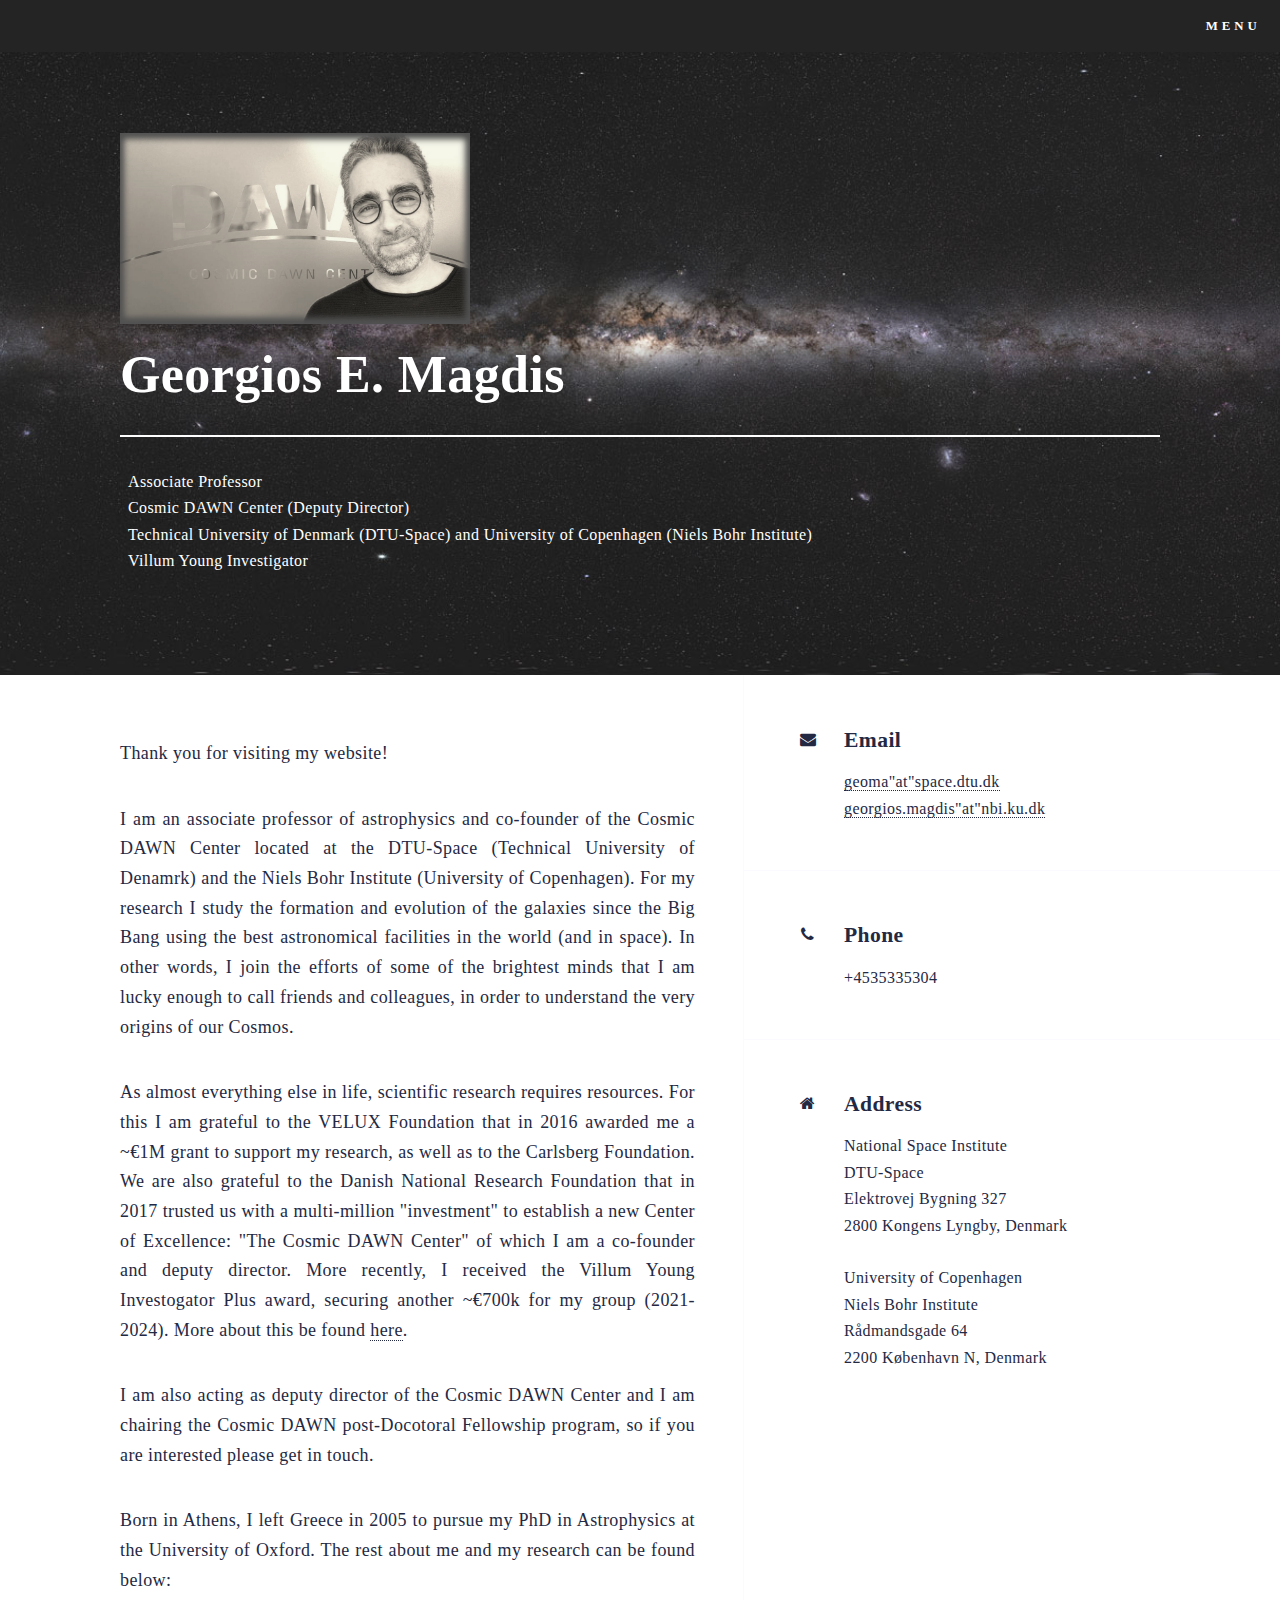
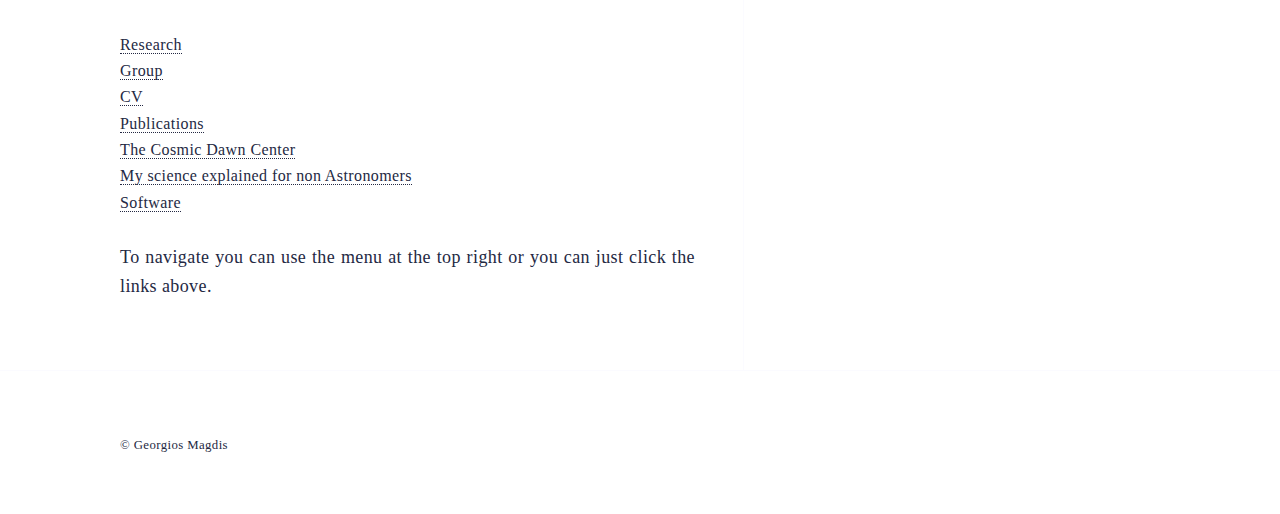
<file: index.html>
<!DOCTYPE HTML>
<!--
	Forty by HTML5 UP
	html5up.net | @ajlkn
	Free for personal and commercial use under the CCA 3.0 license (html5up.net/license)
-->
<html>
	<head>
		<title>Georgios Magdis | Home</title>

		<script src="/assets/js/jquery.min.js"></script>
		<script> 
		    
		    $.get('templates/head.html', function(response) {
			    $('head').append(response);
			});

	    </script>

		<style type="text/css">
			h3	{
				color: #242943;
			}
		</style>
	</head>
	<body>

		<!-- Wrapper -->
			<div id="wrapper">

				<script> 
				    $.get('templates/menu.html', function(response) {
					    $('#wrapper').append(response);
					});
			    </script>
					

				<!-- Banner -->
					<section id="banner" class="major">
						<div class="inner"  style="background: transparent;">
							<img src="/images/m5.png" style="max-width:350px; text-align:center;">
							<header class="major" style="background: transparent;">
								<h1>Georgios E. Magdis</h1>
							</header>
							<div class="content" style="background: transparent; color: white;">
								<ul style="list-style: none; color: white; padding-left:0px; background-transparent;">
									<li>Associate Professor   </li>
									<li>Cosmic DAWN Center (Deputy Director)</li>
									<li>Technical University of Denmark (DTU-Space) and University of Copenhagen  (Niels Bohr Institute) 
										 </li>
									<li>Villum Young Investigator</li>
								</ul>

								<!-- <ul class="actions">
									<li><a href="#one" class="button next scrolly">Get Started</a></li>
								</ul> -->
							</div>
						</div>
					</section>

				<!-- Main -->

					<section id="contact">
						<div class="inner">
							<section>
								<!-- <section> -->
									<div class="ibox">
										<p>
											Thank you for visiting my website!<br />
										</p>

										<p>	I am an associate professor of astrophysics and co-founder of the Cosmic DAWN Center located at the DTU-Space (Technical University of Denamrk) and the  Niels Bohr Institute (University of Copenhagen). For my research I study the formation and evolution of the galaxies since the Big Bang using the best astronomical facilities in the world (and in space). In other words, I join the efforts of some of the brightest minds that I am lucky enough to call friends and colleagues, in order to understand the very origins of our Cosmos. </p>


										<p>As almost everything else in life, scientific research requires resources. For this I am grateful to the VELUX Foundation that in 2016 awarded me a ~€1M grant to support my research, as well as to the Carlsberg Foundation. We are also grateful to the Danish National Research Foundation that in 2017 trusted us with a multi-million "investment" to establish a new Center of Excellence: "The Cosmic DAWN Center" of which I am a co-founder and deputy director. More recently, I received the Villum Young Investogator Plus award, securing another ~€700k for my group (2021-2024). More about this be found <a href="https://www.nbi.ku.dk/english/namely_names/2021/georgios-magdis-receives-villum-young-investigator-plus-grant-to-investigate-the-beginning-of-galaxies/?fbclid=IwAR37ul0oQWQK6P6TMieEUty4GyuJZpd-rx7l8yaGzlpGMKEpc9HYpoyYjqw"target="_blank">here</a>. </p> <p> I am also acting as deputy director of the Cosmic DAWN Center and I am chairing the Cosmic DAWN post-Docotoral Fellowship program, so if you are interested please get in touch. </p>

											<p>Born in Athens, I left Greece in 2005 to pursue my PhD in Astrophysics at the University of Oxford.  The rest						about me and my research can be found below: </p>
									
					                
					                	<!-- <a href="research/"> Research </a> <br /> -->
					                <a href="research/"> Research </a> <br />
					                <a href="group/"> Group </a> <br />
					                <a href="pdfs/cv.pdf" target="_blank" > CV </a>  <br />
					                <a href="publications/"> Publications </a> <br />
					                <a href="dawn/"> The Cosmic Dawn Center </a> <br />
					                <a href="nutshel/"> My science explained for non Astronomers </a><br />
					                <a href="software/"> Software </a><br />
									<br />

									<p>

									To navigate you can use the menu at the top right or you can just click the links above. 

									</p>					                

									
									</div>
								<!-- </section> -->
							</section>
							<section class="split">
								<section>
									<div class="contact-method">
										<span class="icon alt fa-envelope"></span>
										<h3 style="color:#242943;">Email</h3>
										<a href="#">geoma"at"space.dtu.dk</a>
										<a href="#">georgios.magdis"at"nbi.ku.dk</a>
									</div>
								</section>
								<section>
									<div class="contact-method">
										<span class="icon alt fa-phone"></span>
										<h3 style="color:#242943;">Phone</h3>
										<span>+4535335304</span>
									</div>
								</section>
								<section>
									<div class="contact-method">
										<span class="icon alt fa-home"></span>
										<h3 style="color:#242943;">Address</h3>

										<span>National Space Institute<br />
											DTU-Space<br />

										Elektrovej Bygning 327<br />
										2800 Kongens Lyngby, Denmark</span>
										<br />
										<br />

										<span>University of Copenhagen<br />
											Niels Bohr Institute<br />
										Rådmandsgade 64<br />
										2200 København N, Denmark</span>
									</div>
								</section>
							</section>
						</div>
					</section>
				
				
				<script> 
			    
			    $.get('templates/footer.html', function(response) {
				        $('#wrapper').append(response);
				});

			    </script>

			</div>

		<!-- Scripts -->
		<!-- <script src="/assets/js/jquery.min.js"></script> -->
		<!-- <script src="/assets/js/jquery.scrolly.min.js"></script> -->
		<!-- <script src="/assets/js/jquery.scrollex.min.js"></script> -->
		<!-- <script src="/assets/js/skel.min.js"></script> -->
		<!-- <script src="/assets/js/util.js"></script> -->
		<!--[if lte IE 8]><script src="assets/js/ie/respond.min.js"></script><![endif]-->
		<!-- <script src="/assets/js/main.js"></script> -->


		<script> 	    
		    $.get('templates/scripts.html', function(response) {
			      //  $('body').append(response);
			});
	    </script>

	    <script>
			/* When the user clicks on the button, 
			toggle between hiding and showing the dropdown content */
			function myFunction() {
			    document.getElementById("myDropdown").classList.toggle("show");
			}

			// Close the dropdown if the user clicks outside of it
			window.onclick = function(e) {
			  if (!e.target.matches('.dropbtn')) {
			    var myDropdown = document.getElementById("myDropdown");
			      if (myDropdown.classList.contains('show')) {
			        myDropdown.classList.remove('show');
			      }
			  }
			}
		</script>


	</body>
</html>
</file>
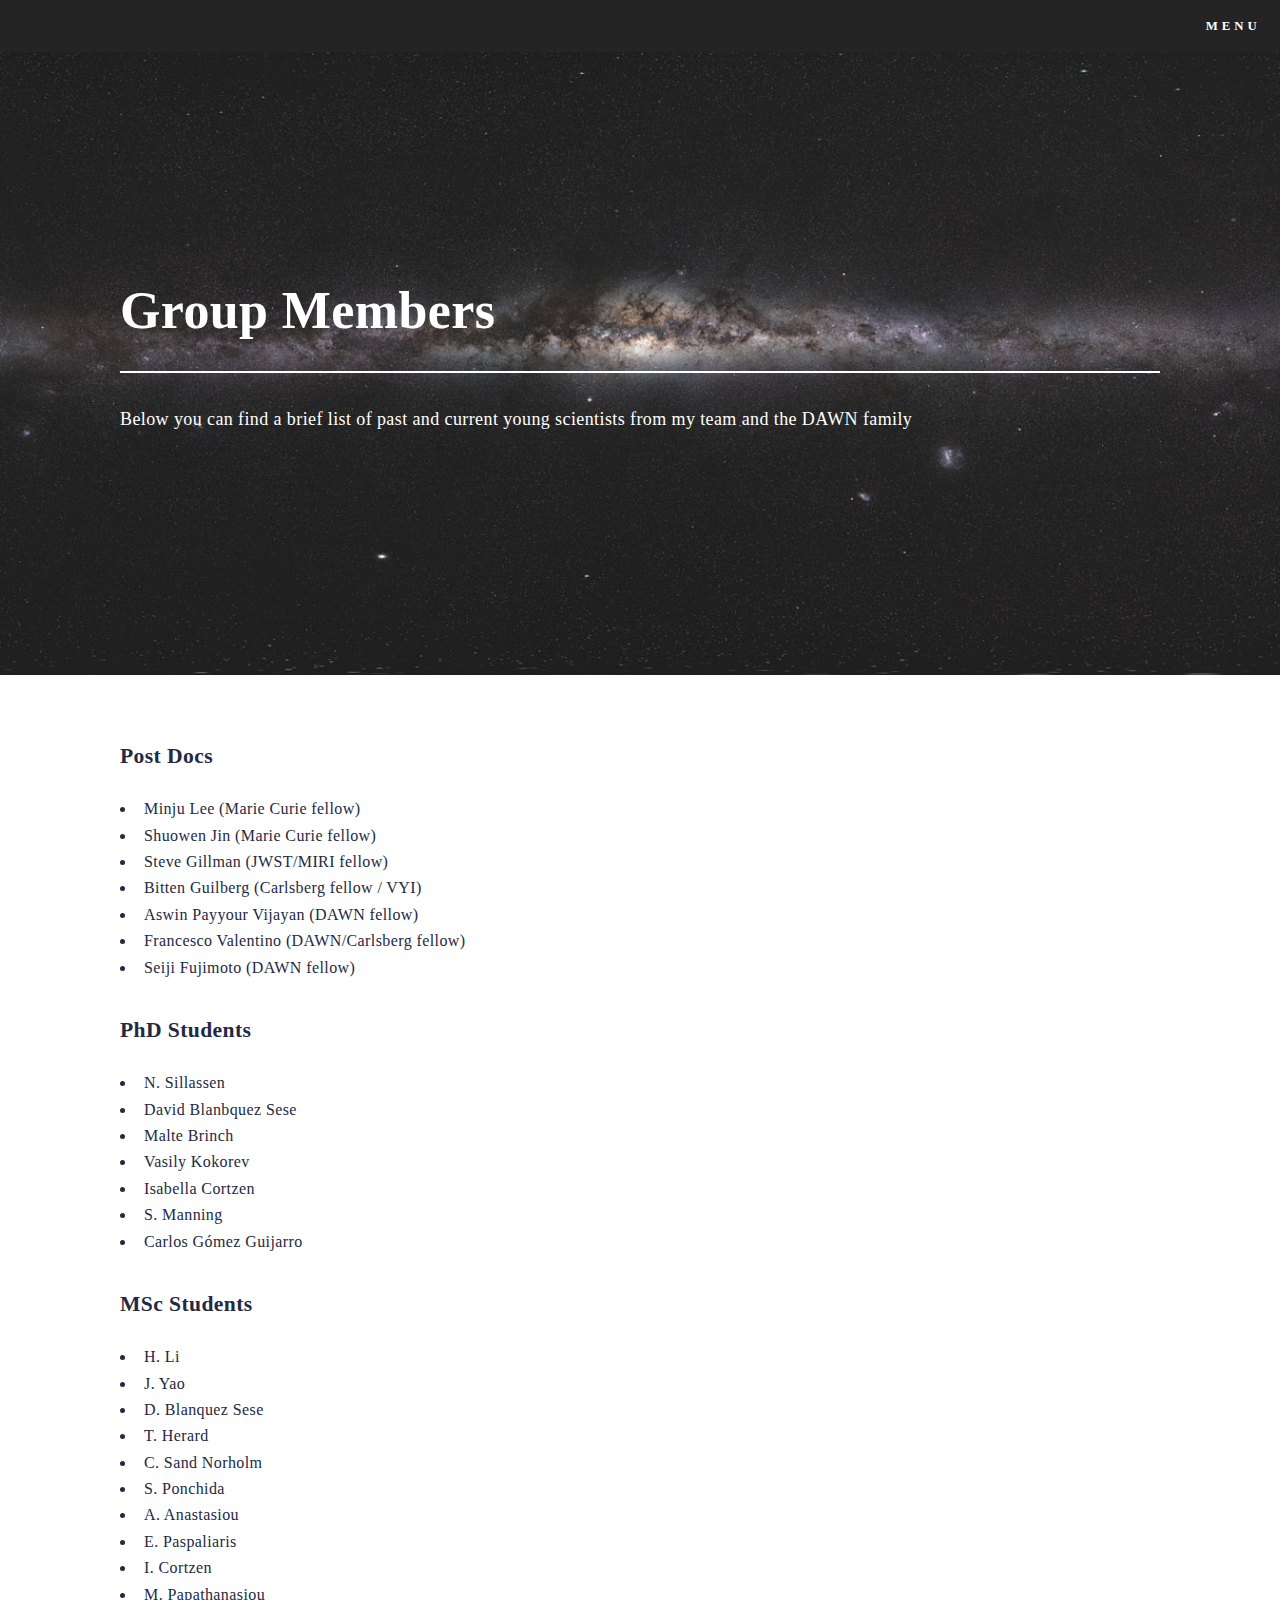
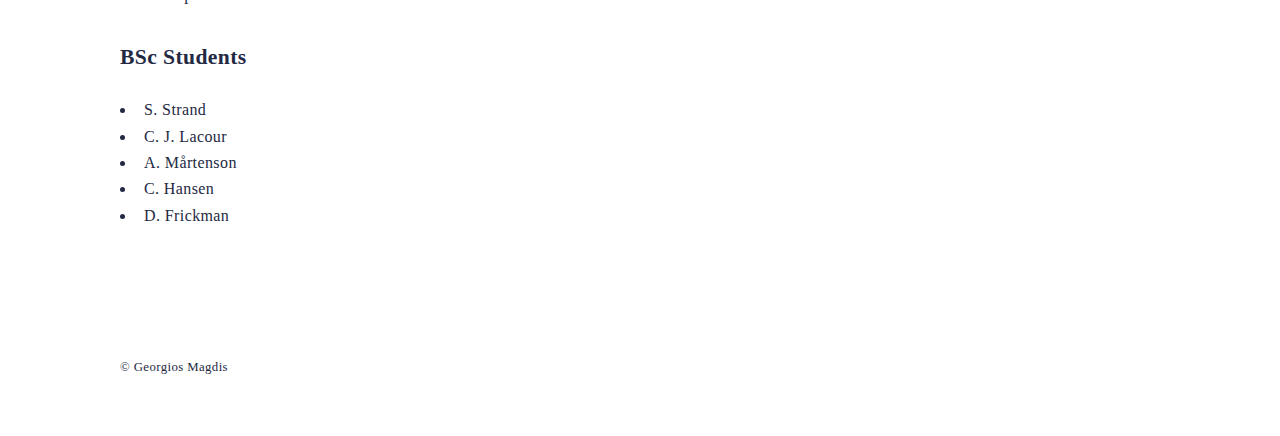
<file: group/index.html>
<!DOCTYPE HTML>
<!--
	Forty by HTML5 UP
	html5up.net | @ajlkn
	Free for personal and commercial use under the CCA 3.0 license (html5up.net/license)
-->
<html>
	<head>
		<title>Georgios Magdis | Home</title>
		<script src="/assets/js/jquery.min.js"></script>
		<script> 
		    
		    $.get('/templates/head.html', function(response) {
			    $('head').prepend(response);
			});

	    </script>


		<style type="text/css">
			h3	{
				color: #242943;
			}
			#banner{
				background-image: url("/images/milky.jpg")!important;	
			}
					
			a:hover{
				color:black!important;
			}
		
			.profile_image{
				max-width:250px;
			}

			h3{
				color:#242943;
			}
		</style>
	</head>
	<body>

		<!-- Wrapper -->
			<div id="wrapper">

				<script> 
				    $.get('/templates/menu.html', function(response) {
					    $('#wrapper').append(response);
					});
			    </script>

				<!-- <div id="main"> -->

					<section id="banner" class="major"  style="background-image:url('/images/milky.jpg');">
						<div class="inner">
							<header class="major">
								<h1>Group Members</h1>
							</header>
							
							<p style="color:white;">Below you can find a brief list of past and current young scientists from my team and the DAWN family</p>
						</div>
					</section>

					<section>

						<div class="inner">

							<h3>Post Docs </h3>
							<ul>
								
								<li>Minju Lee (Marie Curie fellow)</li>
								<li>Shuowen Jin (Marie Curie fellow)</li>
								<li>Steve Gillman (JWST/MIRI fellow)</li>
								<li>Bitten Guilberg (Carlsberg fellow / VYI)</li>
								<li>Aswin Payyour Vijayan  (DAWN fellow)</li>
								<li>Francesco Valentino (DAWN/Carlsberg fellow)</li>
								<li>Seiji Fujimoto (DAWN fellow)</li>

							</ul>

							<h3>PhD Students </h3>
							<ul>
								<li>N. Sillassen</li>
								<li>David Blanbquez Sese</li>
								<li>Malte Brinch </li>
								<li>Vasily Kokorev</li>
								<li>Isabella Cortzen</li>
								<li>S. Manning</li>
								<li>Carlos Gómez Guijarro</li>

							</ul>

							<h3>MSc Students </h3>
							<ul>
								
								<li>H. Li</li>
								<li>J. Yao</li>
								<li>D. Blanquez Sese</li>
								<li>T. Herard</li>
								<li>C. Sand Norholm</li>
								<li>S. Ponchida</li>
								<li>A. Anastasiou</li>
								<li>E. Paspaliaris</li>
								<li>I. Cortzen</li>
								<li>M. Papathanasiou</li>



							</ul>

							<h3>BSc Students </h3>
							<ul>
								<li>S. Strand</li>
								<li>C. J. Lacour</li>
								<li>A. Mårtenson</li>
								<li>C. Hansen</li>
								<li>D. Frickman</li>

							</ul>

						</div>

					</section>

				<!-- </div> -->
				
				<script> 
			    
				    $.get('/templates/footer.html', function(response) {
					        $('#wrapper').append(response);
					});

				    </script>
			</div>

		<!-- Scripts -->
		<script> 	    
		    $.get('/templates/scripts.html', function(response) {
			        //$('body').append(response);
			});
	    </script>

	     <script>
			/* When the user clicks on the button, 
			toggle between hiding and showing the dropdown content */
			function myFunction() {
			    document.getElementById("myDropdown").classList.toggle("show");
			}

			// Close the dropdown if the user clicks outside of it
			window.onclick = function(e) {
			  if (!e.target.matches('.dropbtn')) {
			    var myDropdown = document.getElementById("myDropdown");
			      if (myDropdown.classList.contains('show')) {
			        myDropdown.classList.remove('show');
			      }
			  }
			}
		</script>

	</body>
</html>
</file>
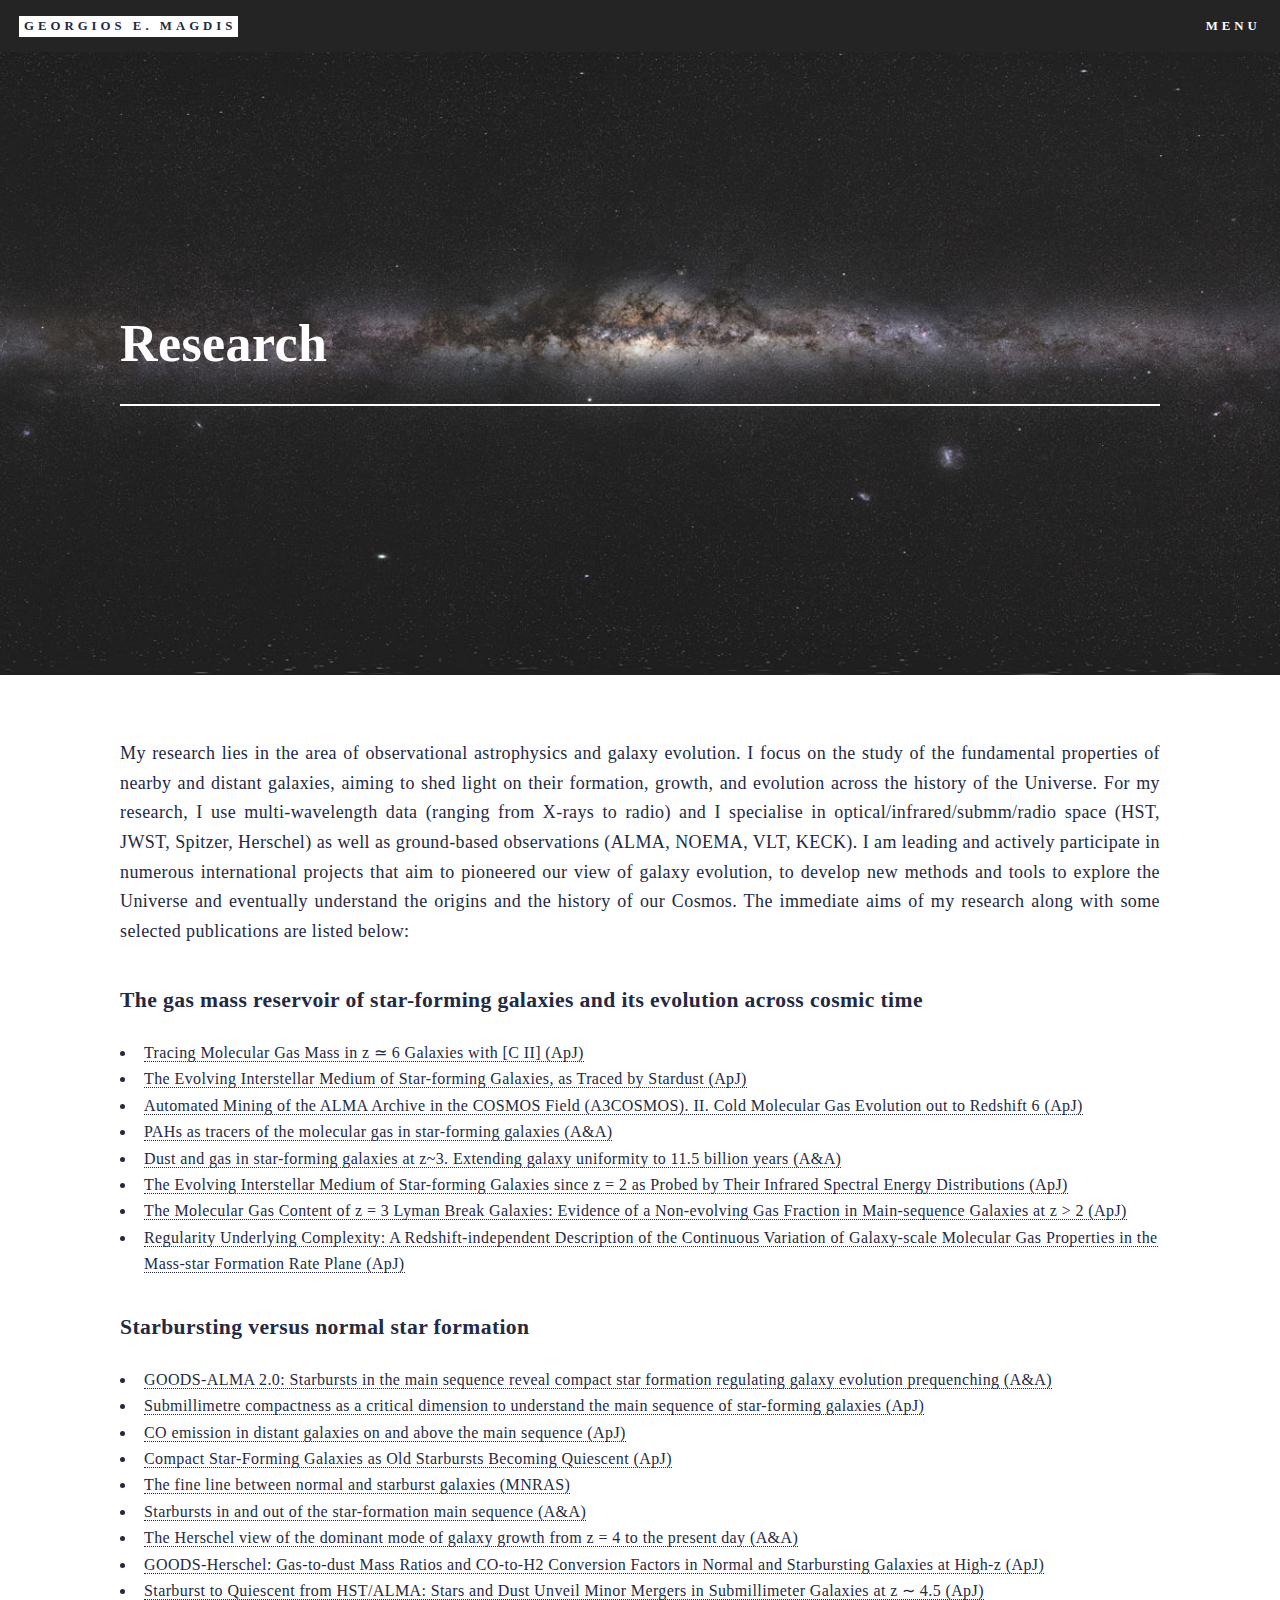
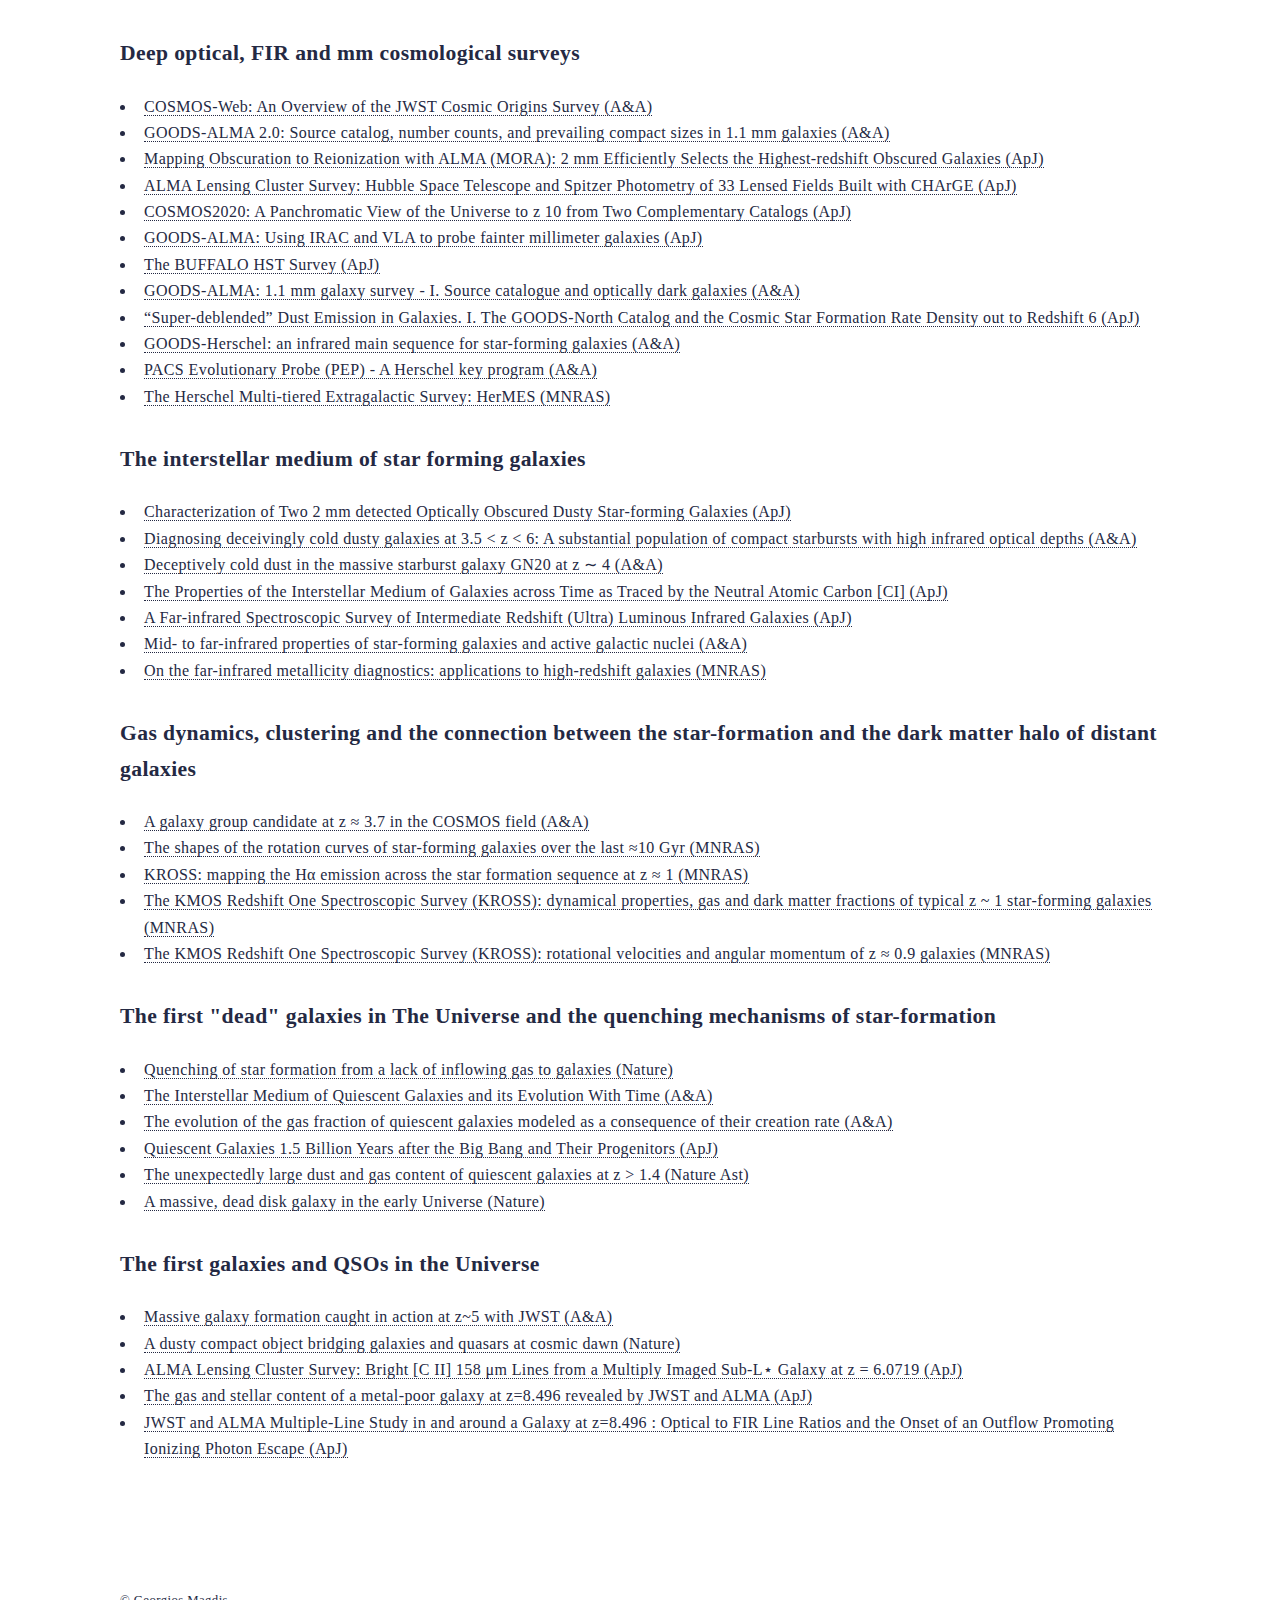
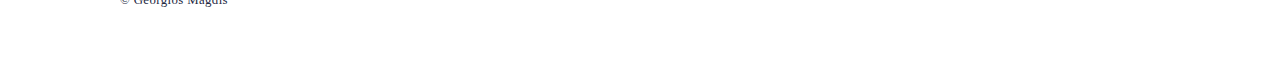
<file: research/index.html>
<!DOCTYPE HTML>

<html>
	<head>
		<title>Georgios Magdis</title>
		
		<script src="/assets/js/jquery.min.js"></script>
		<script> 
		    
		    $.get('/templates/head.html', function(response) {
			    $('head').prepend(response);
			});

	    </script>


		<style type="text/css">
			h3	{
				color: #242943;
			}
			#banner{
				background-image: url("/images/milky.jpg")!important;	
			}
			
		</style>
		<style>
		a:hover{
			color:black!important;
		}
		</style>
	</head>
	<body>

		<!-- Wrapper -->
			<div id="wrapper">

				<script> 
				    $.get('/templates/menu_nav.html', function(response) {
					    $('#wrapper').append(response);
					});
			    </script>
					

				<!-- Banner -->
					<section id="banner" class="major" style="background-image:url('/images/milky.jpg')">
						<div class="inner"  style="background: transparent;">
							<header class="major">
								<h1>Research</h1>
							</header>
					
								
						</div>
							<!-- <div class="content" style="background: transparent; color: white;">
								<p>Sub Header</p>
							</div> -->
						
					</section>

				<!-- Main -->

					<section>
						<div class="inner">
							
                            <p>My research lies in the area of observational astrophysics 
                            	and galaxy evolution. I focus on the study of the fundamental properties of nearby and distant 
                            	galaxies, aiming to shed light on their 
                            	formation, growth, and evolution across the history of the Universe. For my research, I use multi-wavelength data 
                            	(ranging from X-rays to radio) and I specialise in 
                            	optical/infrared/submm/radio space (HST, JWST, Spitzer, Herschel) as well as ground-based observations (ALMA, NOEMA, VLT, KECK). 
                            	I am leading and actively participate in numerous international projects that 
                            	aim to pioneered our view of galaxy evolution, to  
                            	develop new methods and tools to explore the Universe and eventually understand 
                            	 the origins and the history of our Cosmos. The immediate aims of my research along with some selected publications are listed below: </p>

							<div>
								<h3>The gas mass reservoir of star-forming galaxies and its evolution across cosmic time</h3>

								<ul>
									<!-- <h3 style="text-decoration:underline;">The Interstellar Medium of Galaxies Across Cosmic Time</h3> -->

									<li><a href="https://ui.adsabs.harvard.edu/abs/2022ApJ...929...92V/abstract" target="_blank">Tracing Molecular Gas Mass in z ≃ 6 Galaxies with [C II]  	  (ApJ)</a></li>
									<li><a href="https://ui.adsabs.harvard.edu/abs/2021ApJ...921...40K/abstract" target="_blank">The Evolving Interstellar Medium of Star-forming Galaxies, as Traced by Stardust (ApJ)</a></li>
									  <li><a href="https://ui.adsabs.harvard.edu/abs/2019ApJ...887..235L/abstract" target="_blank">Automated Mining of the ALMA Archive in the COSMOS Field (A3COSMOS). II. Cold Molecular Gas Evolution out to Redshift 6 	  (ApJ)</a></li>
									<li><a href="https://ui.adsabs.harvard.edu/abs/2019MNRAS.482.1618C/abstract" target="_blank">PAHs as tracers of the molecular gas in star-forming galaxies (A&A)</a> </li>
									<li><a href="https://ui.adsabs.harvard.edu/abs/2017A%26A...603A..93M/abstract" target="_blank">Dust and gas in star-forming galaxies at z~3. Extending galaxy uniformity to 11.5 billion years (A&A)</a> </li>
								    <li><a href="https://ui.adsabs.harvard.edu/abs/2012ApJ...760....6M/abstract" target="_blank">The Evolving Interstellar Medium of Star-forming Galaxies since z = 2 as Probed by Their Infrared Spectral Energy Distributions (ApJ)</a> </li>
									<li><a href="https://ui.adsabs.harvard.edu/abs/2012ApJ...758L...9M/abstract" target="_blank">	The Molecular Gas Content of z = 3 Lyman Break Galaxies: Evidence of a Non-evolving Gas Fraction in Main-sequence Galaxies at z > 2 (ApJ)</a> </li>
									<li><a href="https://ui.adsabs.harvard.edu/abs/2014ApJ...793...19S/abstract" target="_blank">	Regularity Underlying Complexity: A Redshift-independent Description of the Continuous Variation of Galaxy-scale Molecular Gas Properties in the Mass-star Formation Rate Plane (ApJ)</a> </li>
								</ul>	
							</div>
							

							<div>
								
								<h3>Starbursting versus normal star formation</h3>

								<ul>
								<!-- <h3 style="text-decoration:underline;">The Interstellar Medium of Galaxies Across Cosmic Time</h3> -->
								

									<li><a href="https://ui.adsabs.harvard.edu/abs/2022A%26A...659A.196G/abstract" target="_blank">GOODS-ALMA 2.0: Starbursts in the main sequence reveal compact star formation regulating galaxy evolution prequenching  (A&A)</a></li>
									<li><a href="https://ui.adsabs.harvard.edu/abs/2021MNRAS.508.5217P/abstract" target="_blank">Submillimetre compactness as a critical dimension to understand the main sequence of star-forming galaxies (ApJ)</a></li>
										  <li><a href="https://ui.adsabs.harvard.edu/abs/2020A%26A...641A.155V/abstract" target="_blank">CO emission in distant galaxies on and above the main sequence (ApJ)</a></li>
									<li><a href="https://ui.adsabs.harvard.edu/abs/2019arXiv190902572G/abstract" target="_blank">	Compact Star-Forming Galaxies as Old Starbursts Becoming Quiescent  (ApJ)</a> </li>

									<li><a href="https://ui.adsabs.harvard.edu/abs/2017MNRAS.471.2124L/abstract" target="_blank">	The fine line between normal and starburst galaxies (MNRAS)</a> </li>
									<li><a href="https://ui.adsabs.harvard.edu/abs/2018A%26A...616A.110E/abstract" target="_blank">	Starbursts in and out of the star-formation main sequence (A&A)</a> </li>
									<li><a href="https://ui.adsabs.harvard.edu/abs/2015A%26A...575A..74S/abstract" target="_blank">	The Herschel view of the dominant mode of galaxy growth from z = 4 to the present day (A&A)</a> </li>
									<li><a href="https://ui.adsabs.harvard.edu/abs/2011ApJ...740L..15M/abstract" target="_blank">	GOODS-Herschel: Gas-to-dust Mass Ratios and CO-to-H2 Conversion Factors in Normal and Starbursting Galaxies at High-z (ApJ)</a> </li>
									<li><a href="https://ui.adsabs.harvard.edu/abs/2018ApJ...856..121G/abstract" target="_blank">	Starburst to Quiescent from HST/ALMA: Stars and Dust Unveil Minor Mergers in Submillimeter Galaxies at z ∼ 4.5 (ApJ)</a> </li>
					
								</ul>
							</div>

							<div>

								<h3>Deep optical, FIR and mm cosmological surveys</h3>

								<ul>
								  
								  <li><a href="https://ui.adsabs.harvard.edu/abs/2022arXiv221107865C/abstract" target="_blank">  COSMOS-Web: An Overview of the JWST Cosmic Origins Survey   (A&A)</a></li>
		  							<li><a href="https://ui.adsabs.harvard.edu/abs/2022A%26A...658A..43G/abstract" target="_blank"> GOODS-ALMA 2.0: Source catalog, number counts, and prevailing compact sizes in 1.1 mm galaxies  (A&A)</a></li>
		  							<li><a href="https://ui.adsabs.harvard.edu/abs/2021ApJ...923..215C/abstract" target="_blank">Mapping Obscuration to Reionization with ALMA (MORA): 2 mm Efficiently Selects the Highest-redshift Obscured Galaxies   (ApJ)</a></li>
		  							<li><a href="https://ui.adsabs.harvard.edu/abs/2022ApJS..263...38K/abstract" target="_blank"> ALMA Lensing Cluster Survey: Hubble Space Telescope and Spitzer Photometry of 33 Lensed Fields Built with CHArGE   (ApJ)</a></li>
		  							<li><a href="https://ui.adsabs.harvard.edu/abs/2022ApJS..258...11W/abstract" target="_blank"> COSMOS2020: A Panchromatic View of the Universe to z 10 from Two Complementary Catalogs   (ApJ)</a></li>
									  <li><a href="https://ui.adsabs.harvard.edu/abs/2020A%26A...643A..53F/abstract" target="_blank"> GOODS-ALMA: Using IRAC and VLA to probe fainter millimeter galaxies  (ApJ)</a></li>
									  <li><a href="https://ui.adsabs.harvard.edu/abs/2020ApJS..247...64S/abstract" target="_blank">	The BUFFALO HST Survey  (ApJ)</a></li>
									<li><a href="https://ui.adsabs.harvard.edu/abs/2018A%26A...620A.152F/abstract" target="_blank">	GOODS-ALMA: 1.1 mm galaxy survey - I. Source catalogue and optically dark galaxies (A&A)</a></li>
									<li><a href="https://ui.adsabs.harvard.edu/abs/2018ApJ...853..172L/abstract" target="_blank">	“Super-deblended” Dust Emission in Galaxies. I. The GOODS-North Catalog and the Cosmic Star Formation Rate Density out to Redshift 6 (ApJ)</a></li>
									<li><a href="https://ui.adsabs.harvard.edu/abs/2011A%26A...533A.119E/abstract" target="_blank">GOODS-Herschel: an infrared main sequence for star-forming galaxies (A&A)</a></li>
									<li><a href="https://ui.adsabs.harvard.edu/abs/2011A%26A...532A..90L/abstract" target="_blank">PACS Evolutionary Probe (PEP) - A Herschel key program (A&A)</a></li>
									<li><a href="https://ui.adsabs.harvard.edu/abs/2012MNRAS.424.1614O/abstract" target="_blank">The Herschel Multi-tiered Extragalactic Survey: HerMES (MNRAS)</a></li>
								</ul>
							</div>
							<div>

								<h3>The interstellar medium of star forming galaxies</h3>
								<ul>
								  

								  <li><a href="https://ui.adsabs.harvard.edu/abs/2022ApJ...925...23M/abstract" target="_blank"> Characterization of Two 2 mm detected Optically Obscured Dusty Star-forming Galaxies   (ApJ)</a></li>
								  <li><a href="https://ui.adsabs.harvard.edu/abs/2022A%26A...665A...3J/abstract" target="_blank">Diagnosing deceivingly cold dusty galaxies at 3.5 < z < 6: A substantial population of compact starbursts with high infrared optical depths    (A&A)</a></li>
								  <li><a href="https://ui.adsabs.harvard.edu/abs/2020A%26A...634L..14C/abstract" target="_blank">Deceptively cold dust in the massive starburst galaxy GN20 at z ∼ 4   (A&A)</a></li>
								<li><a href="https://ui.adsabs.harvard.edu/abs/2020ApJ...890...24V/abstract" target="_blank">The Properties of the Interstellar Medium of Galaxies across Time as Traced by the Neutral Atomic Carbon [CI]  (ApJ)</a></li>
								<li><a href="https://ui.adsabs.harvard.edu/abs/2014ApJ...796...63M/abstract" target="_blank">A Far-infrared Spectroscopic Survey of Intermediate Redshift (Ultra) Luminous Infrared Galaxies (ApJ)</a></li>
								<li><a href="https://ui.adsabs.harvard.edu/abs/2013A%26A...558A.136M/abstract">	Mid- to far-infrared properties of star-forming galaxies and active galactic nuclei (A&A)</a></li>
								<li><a href="https://ui.adsabs.harvard.edu/abs/2018MNRAS.473...20R/abstract" target="_blank">	On the far-infrared metallicity diagnostics: applications to high-redshift galaxies (MNRAS)</a></li>
								<!-- <p>blah lbah balh</p> -->
								</ul>
							</div>
			

							<div>
								<h3>Gas dynamics, clustering and the connection between the star-formation and the dark matter halo of distant galaxies</h3>
								<ul>
								  

									<li><a href="https://ui.adsabs.harvard.edu/abs/2022A%26A...665L...7S/abstract" target="_blank">A galaxy group candidate at z ≈ 3.7 in the COSMOS field  (A&A)</a></li>
									<li><a href="https://ui.adsabs.harvard.edu/abs/2019MNRAS.485..934T/abstract" target="_blank">The shapes of the rotation curves of star-forming galaxies over the last ≈10 Gyr (MNRAS)</a></li>
									<li><a href="https://ui.adsabs.harvard.edu/abs/2016MNRAS.456.4533M/abstract" target="_blank">KROSS: mapping the Hα emission across the star formation sequence at z ≈ 1 (MNRAS)</a></li>
									<li><a href="https://ui.adsabs.harvard.edu/abs/2016MNRAS.457.1888S/abstract" target="_blank">	The KMOS Redshift One Spectroscopic Survey (KROSS): dynamical properties, gas and dark matter fractions of typical z ~ 1 star-forming galaxies (MNRAS)</a></li>
									<li><a href="https://ui.adsabs.harvard.edu/abs/2017MNRAS.467.1965H/abstract" target="_blank">The KMOS Redshift One Spectroscopic Survey (KROSS): rotational velocities and angular momentum of z ≈ 0.9 galaxies (MNRAS)</a></li>
								<!-- <p>blah lbah balh</p> -->
							</ul>
							</div>
												                
							<div>
								<h3>The first "dead" galaxies in The Universe and the quenching mechanisms of star-formation </h3>
								<ul>
									<li><a href="https://ui.adsabs.harvard.edu/abs/2021Natur.597..485W/abstract" target="_blank"> Quenching of star formation from a lack of inflowing gas to galaxies  (Nature)</a></li>
									<li><a href="https://ui.adsabs.harvard.edu/abs/2021arXiv210104700M/abstract" target="_blank"> The Interstellar Medium of Quiescent Galaxies and its Evolution With Time  (A&A)</a></li>
									<li><a href="https://ui.adsabs.harvard.edu/abs/2020A%26A...644L...7G/abstract" target="_blank"> The evolution of the gas fraction of quiescent galaxies modeled as a consequence of their creation rate (A&A)</a></li>
									<li><a href="https://ui.adsabs.harvard.edu/abs/2020ApJ...889...93V/abstract" target="_blank">  Quiescent Galaxies 1.5 Billion Years after the Big Bang and Their Progenitors  (ApJ)</a></li>
									<li><a href="https://ui.adsabs.harvard.edu/abs/2018NatAs...2..239G/abstract" target="_blank">The unexpectedly large dust and gas content of quiescent galaxies at z > 1.4 (Nature Ast)</a></li>
									<li><a href="https://ui.adsabs.harvard.edu/abs/2017Natur.546..510T/abstract" target="_blank">A massive, dead disk galaxy in the early Universe (Nature)</a></li>
								</ul>
							</div>


							<div>
								<h3>The first galaxies and QSOs in the Universe  </h3>
								<ul>
									<li><a href="https://ui.adsabs.harvard.edu/abs/2022arXiv221209372J/abstract" target="_blank">   Massive galaxy formation caught in action at z~5 with JWST (A&A)</a></li>
									<li><a href="https://ui.adsabs.harvard.edu/abs/2022Natur.604..261F/abstract" target="_blank">  A dusty compact object bridging galaxies and quasars at cosmic dawn   (Nature)</a></li>
									<li><a href="https://ui.adsabs.harvard.edu/abs/2021ApJ...911...99F/abstract" target="_blank"> ALMA Lensing Cluster Survey: Bright [C II] 158 μm Lines from a Multiply Imaged Sub-L⋆ Galaxy at z = 6.0719  (ApJ)</a></li>
									<li><a href="https://ui.adsabs.harvard.edu/abs/2022arXiv221206877H/abstract" target="_blank"> The gas and stellar content of a metal-poor galaxy at z=8.496 revealed by JWST and ALMA  (ApJ)</a></li>
									<li><a href="https://ui.adsabs.harvard.edu/abs/2022arXiv221206863F/abstract" target="_blank"> JWST and ALMA Multiple-Line Study in and around a Galaxy at z=8.496
: Optical to FIR Line Ratios and the Onset of an Outflow Promoting Ionizing Photon Escape   (ApJ)</a></li>
								</ul>
							</div>



						</div>
					</section>
				
					<script> 
			    
				    $.get('/templates/footer.html', function(response) {
					        $('#wrapper').append(response);
					});

				    </script>

			</div>

		<!-- Scripts -->

		<script> 	    
		    $.get('/templates/scripts.html', function(response) {
			        //$('body').append(response);
			});
	    </script>

	     <script>
			/* When the user clicks on the button, 
			toggle between hiding and showing the dropdown content */
			function myFunction() {
			    document.getElementById("myDropdown").classList.toggle("show");
			}

			// Close the dropdown if the user clicks outside of it
			window.onclick = function(e) {
			  if (!e.target.matches('.dropbtn')) {
			    var myDropdown = document.getElementById("myDropdown");
			      if (myDropdown.classList.contains('show')) {
			        myDropdown.classList.remove('show');
			      }
			  }
			}
		</script>

	</body>
</html>
</file>
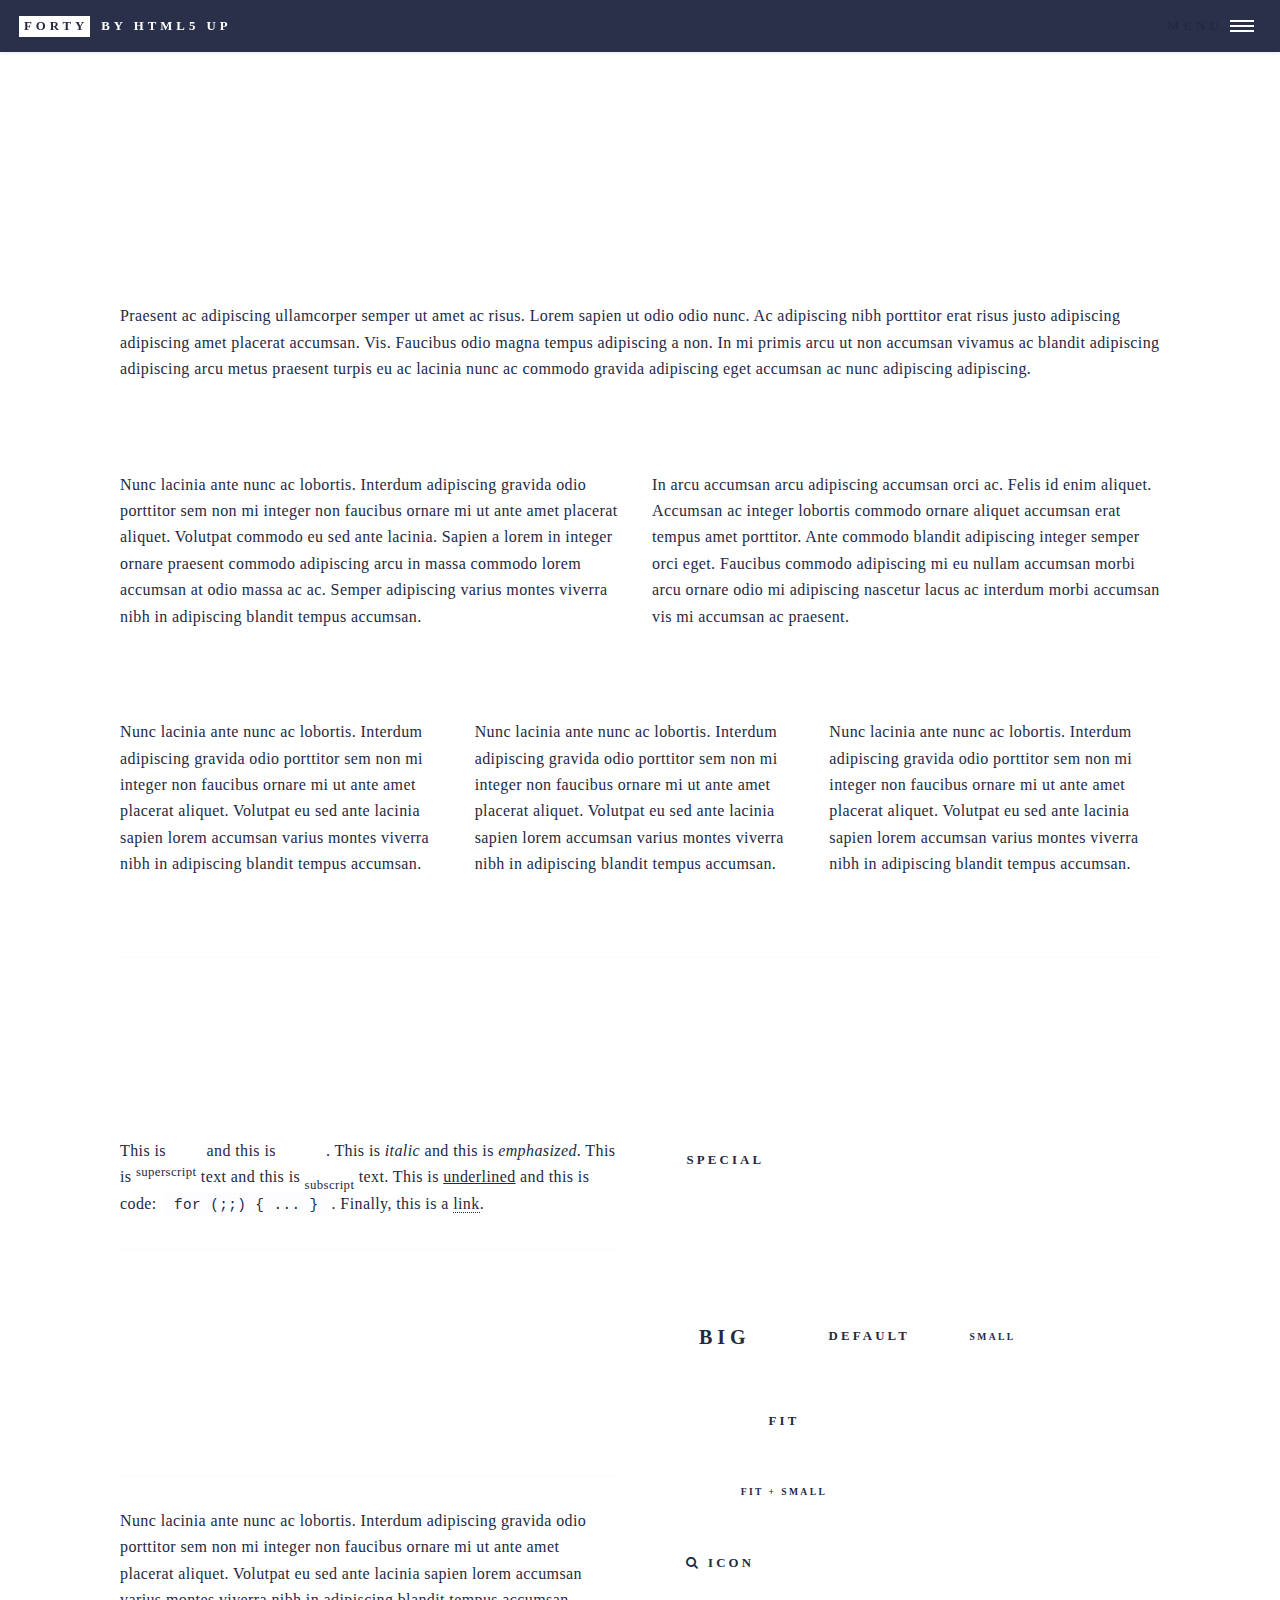
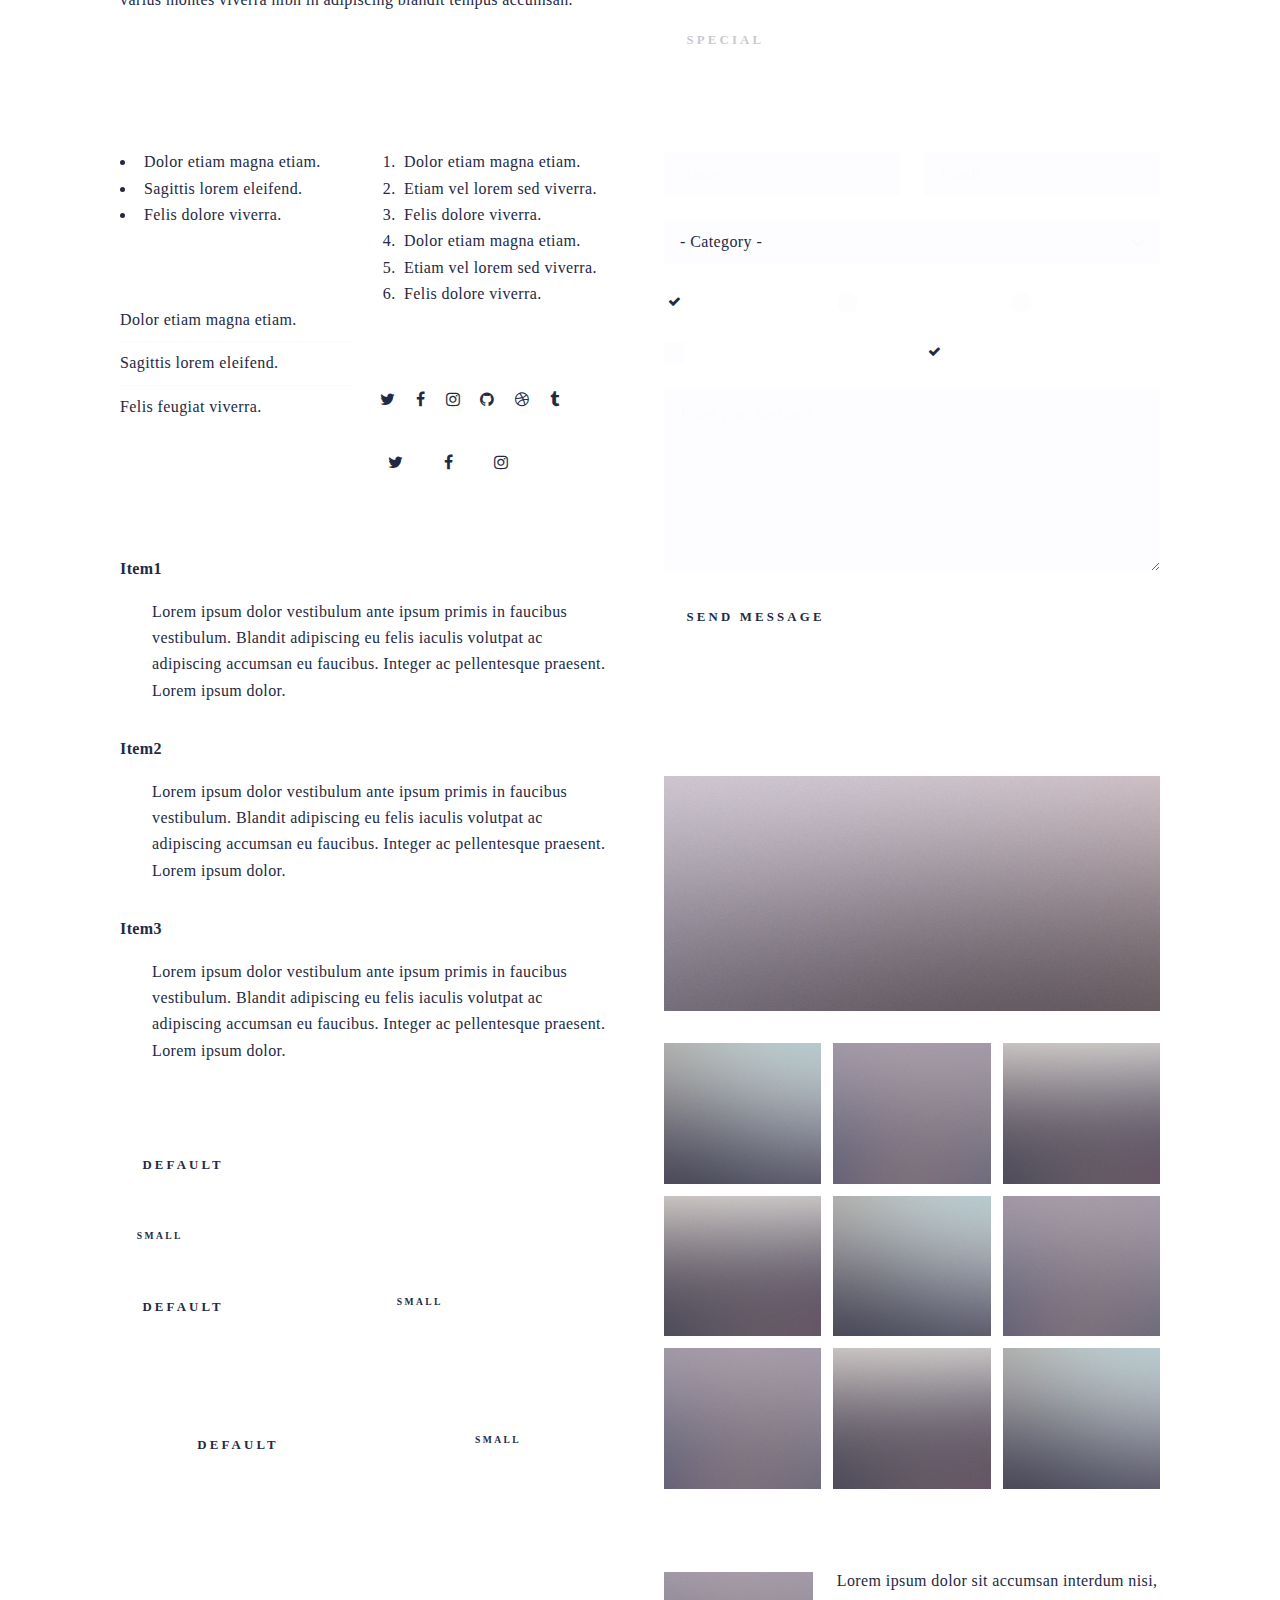
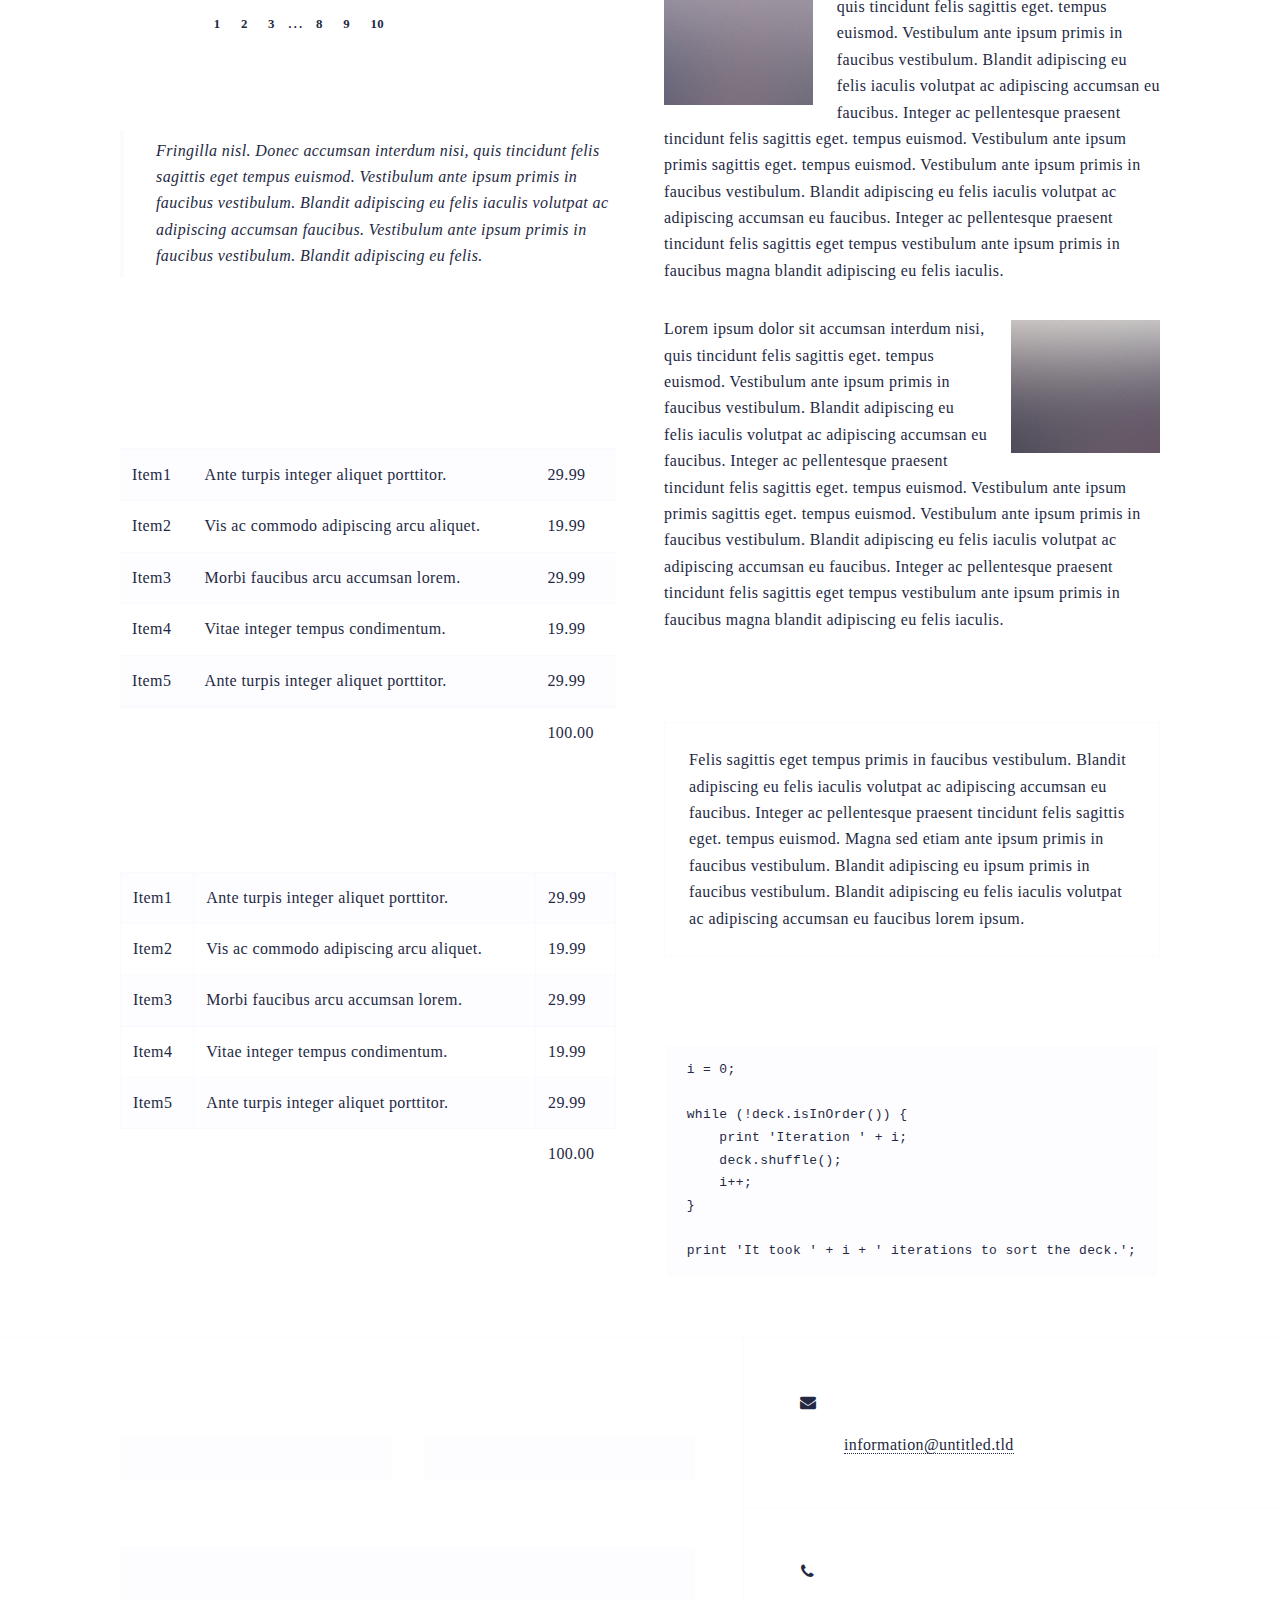
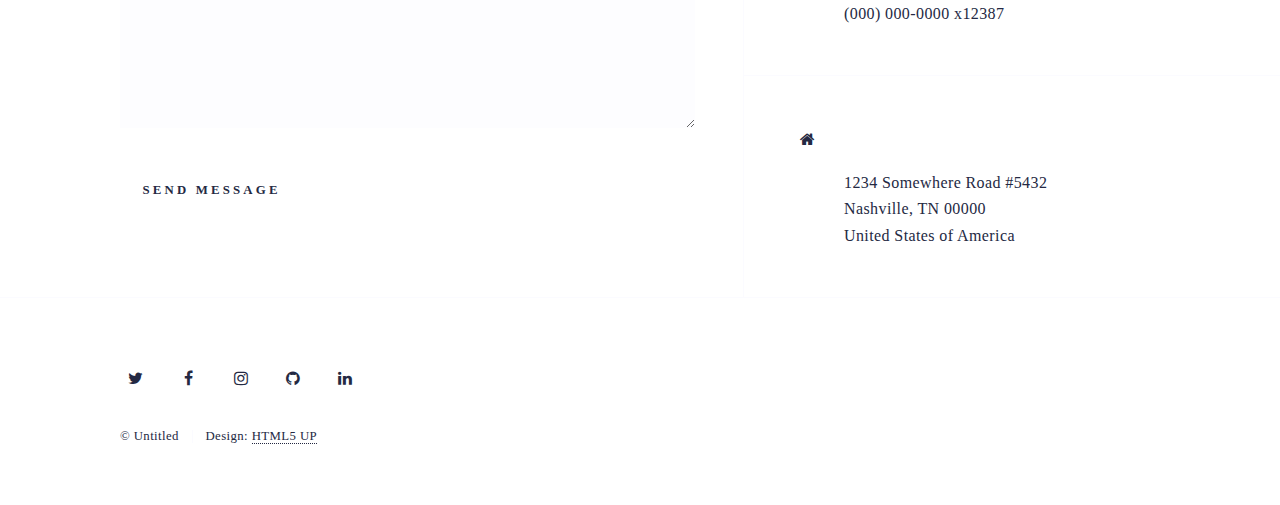
<file: elements.html>
<!DOCTYPE HTML>
<!--
	Forty by HTML5 UP
	html5up.net | @ajlkn
	Free for personal and commercial use under the CCA 3.0 license (html5up.net/license)
-->
<html>
	<head>
		<title>Elements - Forty by HTML5 UP</title>
		<meta charset="utf-8" />
		<meta name="viewport" content="width=device-width, initial-scale=1, user-scalable=no" />
		<!--[if lte IE 8]><script src="assets/js/ie/html5shiv.js"></script><![endif]-->
		<link rel="stylesheet" href="assets/css/main.css" />
		<!--[if lte IE 9]><link rel="stylesheet" href="assets/css/ie9.css" /><![endif]-->
		<!--[if lte IE 8]><link rel="stylesheet" href="assets/css/ie8.css" /><![endif]-->
	</head>
	<body>

		<!-- Wrapper -->
			<div id="wrapper">

				<!-- Header -->
					<header id="header">
						<a href="index.html" class="logo"><strong>Forty</strong> <span>by HTML5 UP</span></a>
						<nav>
							<a href="#menu">Menu</a>
						</nav>
					</header>

				<!-- Menu -->
					<nav id="menu">
						<ul class="links">
							<li><a href="index.html">Home</a></li>
							<li><a href="landing.html">Landing</a></li>
							<li><a href="generic.html">Generic</a></li>
							<li><a href="elements.html">Elements</a></li>
						</ul>
						<ul class="actions vertical">
							<li><a href="#" class="button special fit">Get Started</a></li>
							<li><a href="#" class="button fit">Log In</a></li>
						</ul>
					</nav>

				<!-- Main -->
					<div id="main" class="alt">

						<!-- One -->
							<section id="one">
								<div class="inner">
									<header class="major">
										<h1>Elements</h1>
									</header>

									<!-- Content -->
										<h2 id="content">Sample Content</h2>
										<p>Praesent ac adipiscing ullamcorper semper ut amet ac risus. Lorem sapien ut odio odio nunc. Ac adipiscing nibh porttitor erat risus justo adipiscing adipiscing amet placerat accumsan. Vis. Faucibus odio magna tempus adipiscing a non. In mi primis arcu ut non accumsan vivamus ac blandit adipiscing adipiscing arcu metus praesent turpis eu ac lacinia nunc ac commodo gravida adipiscing eget accumsan ac nunc adipiscing adipiscing.</p>
										<div class="row">
											<div class="6u 12u$(small)">
												<h3>Sem turpis amet semper</h3>
												<p>Nunc lacinia ante nunc ac lobortis. Interdum adipiscing gravida odio porttitor sem non mi integer non faucibus ornare mi ut ante amet placerat aliquet. Volutpat commodo eu sed ante lacinia. Sapien a lorem in integer ornare praesent commodo adipiscing arcu in massa commodo lorem accumsan at odio massa ac ac. Semper adipiscing varius montes viverra nibh in adipiscing blandit tempus accumsan.</p>
											</div>
											<div class="6u$ 12u$(small)">
												<h3>Magna odio tempus commodo</h3>
												<p>In arcu accumsan arcu adipiscing accumsan orci ac. Felis id enim aliquet. Accumsan ac integer lobortis commodo ornare aliquet accumsan erat tempus amet porttitor. Ante commodo blandit adipiscing integer semper orci eget. Faucibus commodo adipiscing mi eu nullam accumsan morbi arcu ornare odio mi adipiscing nascetur lacus ac interdum morbi accumsan vis mi accumsan ac praesent.</p>
											</div>
											<!-- Break -->
											<div class="4u 12u$(medium)">
												<h3>Interdum sapien gravida</h3>
												<p>Nunc lacinia ante nunc ac lobortis. Interdum adipiscing gravida odio porttitor sem non mi integer non faucibus ornare mi ut ante amet placerat aliquet. Volutpat eu sed ante lacinia sapien lorem accumsan varius montes viverra nibh in adipiscing blandit tempus accumsan.</p>
											</div>
											<div class="4u 12u$(medium)">
												<h3>Faucibus consequat lorem</h3>
												<p>Nunc lacinia ante nunc ac lobortis. Interdum adipiscing gravida odio porttitor sem non mi integer non faucibus ornare mi ut ante amet placerat aliquet. Volutpat eu sed ante lacinia sapien lorem accumsan varius montes viverra nibh in adipiscing blandit tempus accumsan.</p>
											</div>
											<div class="4u$ 12u$(medium)">
												<h3>Accumsan montes viverra</h3>
												<p>Nunc lacinia ante nunc ac lobortis. Interdum adipiscing gravida odio porttitor sem non mi integer non faucibus ornare mi ut ante amet placerat aliquet. Volutpat eu sed ante lacinia sapien lorem accumsan varius montes viverra nibh in adipiscing blandit tempus accumsan.</p>
											</div>
										</div>

									<hr class="major" />

									<!-- Elements -->
										<h2 id="elements">Elements</h2>
										<div class="row 200%">
											<div class="6u 12u$(medium)">

												<!-- Text stuff -->
													<h3>Text</h3>
													<p>This is <b>bold</b> and this is <strong>strong</strong>. This is <i>italic</i> and this is <em>emphasized</em>.
													This is <sup>superscript</sup> text and this is <sub>subscript</sub> text.
													This is <u>underlined</u> and this is code: <code>for (;;) { ... }</code>.
													Finally, this is a <a href="#">link</a>.</p>
													<hr />
													<h2>Heading Level 2</h2>
													<h3>Heading Level 3</h3>
													<h4>Heading Level 4</h4>
													<hr />
													<p>Nunc lacinia ante nunc ac lobortis. Interdum adipiscing gravida odio porttitor sem non mi integer non faucibus ornare mi ut ante amet placerat aliquet. Volutpat eu sed ante lacinia sapien lorem accumsan varius montes viverra nibh in adipiscing blandit tempus accumsan.</p>

												<!-- Lists -->
													<h3>Lists</h3>
													<div class="row">
														<div class="6u 12u$(small)">

															<h4>Unordered</h4>
															<ul>
																<li>Dolor etiam magna etiam.</li>
																<li>Sagittis lorem eleifend.</li>
																<li>Felis dolore viverra.</li>
															</ul>

															<h4>Alternate</h4>
															<ul class="alt">
																<li>Dolor etiam magna etiam.</li>
																<li>Sagittis lorem eleifend.</li>
																<li>Felis feugiat viverra.</li>
															</ul>

														</div>
														<div class="6u$ 12u$(small)">

															<h4>Ordered</h4>
															<ol>
																<li>Dolor etiam magna etiam.</li>
																<li>Etiam vel lorem sed viverra.</li>
																<li>Felis dolore viverra.</li>
																<li>Dolor etiam magna etiam.</li>
																<li>Etiam vel lorem sed viverra.</li>
																<li>Felis dolore viverra.</li>
															</ol>

															<h4>Icons</h4>
															<ul class="icons">
																<li><a href="#" class="icon fa-twitter"><span class="label">Twitter</span></a></li>
																<li><a href="#" class="icon fa-facebook"><span class="label">Facebook</span></a></li>
																<li><a href="#" class="icon fa-instagram"><span class="label">Instagram</span></a></li>
																<li><a href="#" class="icon fa-github"><span class="label">Github</span></a></li>
																<li><a href="#" class="icon fa-dribbble"><span class="label">Dribbble</span></a></li>
																<li><a href="#" class="icon fa-tumblr"><span class="label">Tumblr</span></a></li>
															</ul>
															<ul class="icons">
																<li><a href="#" class="icon alt fa-twitter"><span class="label">Twitter</span></a></li>
																<li><a href="#" class="icon alt fa-facebook"><span class="label">Facebook</span></a></li>
																<li><a href="#" class="icon alt fa-instagram"><span class="label">Instagram</span></a></li>
															</ul>

														</div>
													</div>
													<h4>Definition</h4>
													<dl>
														<dt>Item1</dt>
														<dd>
															<p>Lorem ipsum dolor vestibulum ante ipsum primis in faucibus vestibulum. Blandit adipiscing eu felis iaculis volutpat ac adipiscing accumsan eu faucibus. Integer ac pellentesque praesent. Lorem ipsum dolor.</p>
														</dd>
														<dt>Item2</dt>
														<dd>
															<p>Lorem ipsum dolor vestibulum ante ipsum primis in faucibus vestibulum. Blandit adipiscing eu felis iaculis volutpat ac adipiscing accumsan eu faucibus. Integer ac pellentesque praesent. Lorem ipsum dolor.</p>
														</dd>
														<dt>Item3</dt>
														<dd>
															<p>Lorem ipsum dolor vestibulum ante ipsum primis in faucibus vestibulum. Blandit adipiscing eu felis iaculis volutpat ac adipiscing accumsan eu faucibus. Integer ac pellentesque praesent. Lorem ipsum dolor.</p>
														</dd>
													</dl>

													<h4>Actions</h4>
													<ul class="actions">
														<li><a href="#" class="button special">Default</a></li>
														<li><a href="#" class="button">Default</a></li>
													</ul>
													<ul class="actions small">
														<li><a href="#" class="button special small">Small</a></li>
														<li><a href="#" class="button small">Small</a></li>
													</ul>
													<div class="row">
														<div class="6u 12u$(small)">
															<ul class="actions vertical">
																<li><a href="#" class="button special">Default</a></li>
																<li><a href="#" class="button">Default</a></li>
															</ul>
														</div>
														<div class="6u$ 12u$(small)">
															<ul class="actions vertical small">
																<li><a href="#" class="button special small">Small</a></li>
																<li><a href="#" class="button small">Small</a></li>
															</ul>
														</div>
														<div class="6u 12u$(small)">
															<ul class="actions vertical">
																<li><a href="#" class="button special fit">Default</a></li>
																<li><a href="#" class="button fit">Default</a></li>
															</ul>
														</div>
														<div class="6u$ 12u$(small)">
															<ul class="actions vertical small">
																<li><a href="#" class="button special small fit">Small</a></li>
																<li><a href="#" class="button small fit">Small</a></li>
															</ul>
														</div>
													</div>

													<h4>Pagination</h4>
													<ul class="pagination">
														<li><span class="button small disabled">Prev</span></li>
														<li><a href="#" class="page active">1</a></li>
														<li><a href="#" class="page">2</a></li>
														<li><a href="#" class="page">3</a></li>
														<li><span>&hellip;</span></li>
														<li><a href="#" class="page">8</a></li>
														<li><a href="#" class="page">9</a></li>
														<li><a href="#" class="page">10</a></li>
														<li><a href="#" class="button small">Next</a></li>
													</ul>

												<!-- Blockquote -->
													<h3>Blockquote</h3>
													<blockquote>Fringilla nisl. Donec accumsan interdum nisi, quis tincidunt felis sagittis eget tempus euismod. Vestibulum ante ipsum primis in faucibus vestibulum. Blandit adipiscing eu felis iaculis volutpat ac adipiscing accumsan faucibus. Vestibulum ante ipsum primis in faucibus vestibulum. Blandit adipiscing eu felis.</blockquote>

												<!-- Table -->
													<h3>Table</h3>

													<h4>Default</h4>
													<div class="table-wrapper">
														<table>
															<thead>
																<tr>
																	<th>Name</th>
																	<th>Description</th>
																	<th>Price</th>
																</tr>
															</thead>
															<tbody>
																<tr>
																	<td>Item1</td>
																	<td>Ante turpis integer aliquet porttitor.</td>
																	<td>29.99</td>
																</tr>
																<tr>
																	<td>Item2</td>
																	<td>Vis ac commodo adipiscing arcu aliquet.</td>
																	<td>19.99</td>
																</tr>
																<tr>
																	<td>Item3</td>
																	<td> Morbi faucibus arcu accumsan lorem.</td>
																	<td>29.99</td>
																</tr>
																<tr>
																	<td>Item4</td>
																	<td>Vitae integer tempus condimentum.</td>
																	<td>19.99</td>
																</tr>
																<tr>
																	<td>Item5</td>
																	<td>Ante turpis integer aliquet porttitor.</td>
																	<td>29.99</td>
																</tr>
															</tbody>
															<tfoot>
																<tr>
																	<td colspan="2"></td>
																	<td>100.00</td>
																</tr>
															</tfoot>
														</table>
													</div>

													<h4>Alternate</h4>
													<div class="table-wrapper">
														<table class="alt">
															<thead>
																<tr>
																	<th>Name</th>
																	<th>Description</th>
																	<th>Price</th>
																</tr>
															</thead>
															<tbody>
																<tr>
																	<td>Item1</td>
																	<td>Ante turpis integer aliquet porttitor.</td>
																	<td>29.99</td>
																</tr>
																<tr>
																	<td>Item2</td>
																	<td>Vis ac commodo adipiscing arcu aliquet.</td>
																	<td>19.99</td>
																</tr>
																<tr>
																	<td>Item3</td>
																	<td> Morbi faucibus arcu accumsan lorem.</td>
																	<td>29.99</td>
																</tr>
																<tr>
																	<td>Item4</td>
																	<td>Vitae integer tempus condimentum.</td>
																	<td>19.99</td>
																</tr>
																<tr>
																	<td>Item5</td>
																	<td>Ante turpis integer aliquet porttitor.</td>
																	<td>29.99</td>
																</tr>
															</tbody>
															<tfoot>
																<tr>
																	<td colspan="2"></td>
																	<td>100.00</td>
																</tr>
															</tfoot>
														</table>
													</div>

											</div>
											<div class="6u$ 12u$(medium)">

												<!-- Buttons -->
													<h3>Buttons</h3>
													<ul class="actions">
														<li><a href="#" class="button special">Special</a></li>
														<li><a href="#" class="button">Default</a></li>
													</ul>
													<ul class="actions">
														<li><a href="#" class="button big">Big</a></li>
														<li><a href="#" class="button">Default</a></li>
														<li><a href="#" class="button small">Small</a></li>
													</ul>
													<ul class="actions">
														<li><a href="#" class="button special big">Big</a></li>
														<li><a href="#" class="button special">Default</a></li>
														<li><a href="#" class="button special small">Small</a></li>
													</ul>
													<ul class="actions fit">
														<li><a href="#" class="button special fit">Fit</a></li>
														<li><a href="#" class="button fit">Fit</a></li>
													</ul>
													<ul class="actions fit small">
														<li><a href="#" class="button special fit small">Fit + Small</a></li>
														<li><a href="#" class="button fit small">Fit + Small</a></li>
													</ul>
													<ul class="actions">
														<li><a href="#" class="button special icon fa-search">Icon</a></li>
														<li><a href="#" class="button icon fa-download">Icon</a></li>
													</ul>
													<ul class="actions">
														<li><span class="button special disabled">Special</span></li>
														<li><span class="button disabled">Default</span></li>
													</ul>

												<!-- Form -->
													<h3>Form</h3>

													<form method="post" action="#">
														<div class="row uniform">
															<div class="6u 12u$(xsmall)">
																<input type="text" name="demo-name" id="demo-name" value="" placeholder="Name" />
															</div>
															<div class="6u$ 12u$(xsmall)">
																<input type="email" name="demo-email" id="demo-email" value="" placeholder="Email" />
															</div>
															<!-- Break -->
															<div class="12u$">
																<div class="select-wrapper">
																	<select name="demo-category" id="demo-category">
																		<option value="">- Category -</option>
																		<option value="1">Manufacturing</option>
																		<option value="1">Shipping</option>
																		<option value="1">Administration</option>
																		<option value="1">Human Resources</option>
																	</select>
																</div>
															</div>
															<!-- Break -->
															<div class="4u 12u$(small)">
																<input type="radio" id="demo-priority-low" name="demo-priority" checked>
																<label for="demo-priority-low">Low</label>
															</div>
															<div class="4u 12u$(small)">
																<input type="radio" id="demo-priority-normal" name="demo-priority">
																<label for="demo-priority-normal">Normal</label>
															</div>
															<div class="4u$ 12u$(small)">
																<input type="radio" id="demo-priority-high" name="demo-priority">
																<label for="demo-priority-high">High</label>
															</div>
															<!-- Break -->
															<div class="6u 12u$(small)">
																<input type="checkbox" id="demo-copy" name="demo-copy">
																<label for="demo-copy">Email me a copy</label>
															</div>
															<div class="6u$ 12u$(small)">
																<input type="checkbox" id="demo-human" name="demo-human" checked>
																<label for="demo-human">I am a human</label>
															</div>
															<!-- Break -->
															<div class="12u$">
																<textarea name="demo-message" id="demo-message" placeholder="Enter your message" rows="6"></textarea>
															</div>
															<!-- Break -->
															<div class="12u$">
																<ul class="actions">
																	<li><input type="submit" value="Send Message" class="special" /></li>
																	<li><input type="reset" value="Reset" /></li>
																</ul>
															</div>
														</div>
													</form>

												<!-- Image -->
													<h3>Image</h3>

													<h4>Fit</h4>
													<span class="image fit"><img src="images/pic03.jpg" alt="" /></span>
													<div class="box alt">
														<div class="row 50% uniform">
															<div class="4u"><span class="image fit"><img src="images/pic08.jpg" alt="" /></span></div>
															<div class="4u"><span class="image fit"><img src="images/pic09.jpg" alt="" /></span></div>
															<div class="4u$"><span class="image fit"><img src="images/pic10.jpg" alt="" /></span></div>
															<!-- Break -->
															<div class="4u"><span class="image fit"><img src="images/pic10.jpg" alt="" /></span></div>
															<div class="4u"><span class="image fit"><img src="images/pic08.jpg" alt="" /></span></div>
															<div class="4u$"><span class="image fit"><img src="images/pic09.jpg" alt="" /></span></div>
															<!-- Break -->
															<div class="4u"><span class="image fit"><img src="images/pic09.jpg" alt="" /></span></div>
															<div class="4u"><span class="image fit"><img src="images/pic10.jpg" alt="" /></span></div>
															<div class="4u$"><span class="image fit"><img src="images/pic08.jpg" alt="" /></span></div>
														</div>
													</div>

													<h4>Left &amp; Right</h4>
													<p><span class="image left"><img src="images/pic09.jpg" alt="" /></span>Lorem ipsum dolor sit accumsan interdum nisi, quis tincidunt felis sagittis eget. tempus euismod. Vestibulum ante ipsum primis in faucibus vestibulum. Blandit adipiscing eu felis iaculis volutpat ac adipiscing accumsan eu faucibus. Integer ac pellentesque praesent tincidunt felis sagittis eget. tempus euismod. Vestibulum ante ipsum primis sagittis eget. tempus euismod. Vestibulum ante ipsum primis in faucibus vestibulum. Blandit adipiscing eu felis iaculis volutpat ac adipiscing accumsan eu faucibus. Integer ac pellentesque praesent tincidunt felis sagittis eget tempus vestibulum ante ipsum primis in faucibus magna blandit adipiscing eu felis iaculis.</p>
													<p><span class="image right"><img src="images/pic10.jpg" alt="" /></span>Lorem ipsum dolor sit accumsan interdum nisi, quis tincidunt felis sagittis eget. tempus euismod. Vestibulum ante ipsum primis in faucibus vestibulum. Blandit adipiscing eu felis iaculis volutpat ac adipiscing accumsan eu faucibus. Integer ac pellentesque praesent tincidunt felis sagittis eget. tempus euismod. Vestibulum ante ipsum primis sagittis eget. tempus euismod. Vestibulum ante ipsum primis in faucibus vestibulum. Blandit adipiscing eu felis iaculis volutpat ac adipiscing accumsan eu faucibus. Integer ac pellentesque praesent tincidunt felis sagittis eget tempus vestibulum ante ipsum primis in faucibus magna blandit adipiscing eu felis iaculis.</p>

												<!-- Box -->
													<h3>Box</h3>
													<div class="box">
														<p>Felis sagittis eget tempus primis in faucibus vestibulum. Blandit adipiscing eu felis iaculis volutpat ac adipiscing accumsan eu faucibus. Integer ac pellentesque praesent tincidunt felis sagittis eget. tempus euismod. Magna sed etiam ante ipsum primis in faucibus vestibulum. Blandit adipiscing eu ipsum primis in faucibus vestibulum. Blandit adipiscing eu felis iaculis volutpat ac adipiscing accumsan eu faucibus lorem ipsum.</p>
													</div>

												<!-- Preformatted Code -->
													<h3>Preformatted</h3>
													<pre><code>i = 0;

while (!deck.isInOrder()) {
    print 'Iteration ' + i;
    deck.shuffle();
    i++;
}

print 'It took ' + i + ' iterations to sort the deck.';
</code></pre>

											</div>
										</div>

								</div>
							</section>

					</div>

				<!-- Contact -->
					<section id="contact">
						<div class="inner">
							<section>
								<form method="post" action="#">
									<div class="field half first">
										<label for="name">Name</label>
										<input type="text" name="name" id="name" />
									</div>
									<div class="field half">
										<label for="email">Email</label>
										<input type="text" name="email" id="email" />
									</div>
									<div class="field">
										<label for="message">Message</label>
										<textarea name="message" id="message" rows="6"></textarea>
									</div>
									<ul class="actions">
										<li><input type="submit" value="Send Message" class="special" /></li>
										<li><input type="reset" value="Clear" /></li>
									</ul>
								</form>
							</section>
							<section class="split">
								<section>
									<div class="contact-method">
										<span class="icon alt fa-envelope"></span>
										<h3>Email</h3>
										<a href="#">information@untitled.tld</a>
									</div>
								</section>
								<section>
									<div class="contact-method">
										<span class="icon alt fa-phone"></span>
										<h3>Phone</h3>
										<span>(000) 000-0000 x12387</span>
									</div>
								</section>
								<section>
									<div class="contact-method">
										<span class="icon alt fa-home"></span>
										<h3>Address</h3>
										<span>1234 Somewhere Road #5432<br />
										Nashville, TN 00000<br />
										United States of America</span>
									</div>
								</section>
							</section>
						</div>
					</section>

				<!-- Footer -->
					<footer id="footer">
						<div class="inner">
							<ul class="icons">
								<li><a href="#" class="icon alt fa-twitter"><span class="label">Twitter</span></a></li>
								<li><a href="#" class="icon alt fa-facebook"><span class="label">Facebook</span></a></li>
								<li><a href="#" class="icon alt fa-instagram"><span class="label">Instagram</span></a></li>
								<li><a href="#" class="icon alt fa-github"><span class="label">GitHub</span></a></li>
								<li><a href="#" class="icon alt fa-linkedin"><span class="label">LinkedIn</span></a></li>
							</ul>
							<ul class="copyright">
								<li>&copy; Untitled</li><li>Design: <a href="https://html5up.net">HTML5 UP</a></li>
							</ul>
						</div>
					</footer>

			</div>

		<!-- Scripts -->
			<script src="assets/js/jquery.min.js"></script>
			<script src="assets/js/jquery.scrolly.min.js"></script>
			<script src="assets/js/jquery.scrollex.min.js"></script>
			<script src="assets/js/skel.min.js"></script>
			<script src="assets/js/util.js"></script>
			<!--[if lte IE 8]><script src="assets/js/ie/respond.min.js"></script><![endif]-->
			<script src="assets/js/main.js"></script>

	</body>
</html>
</file>
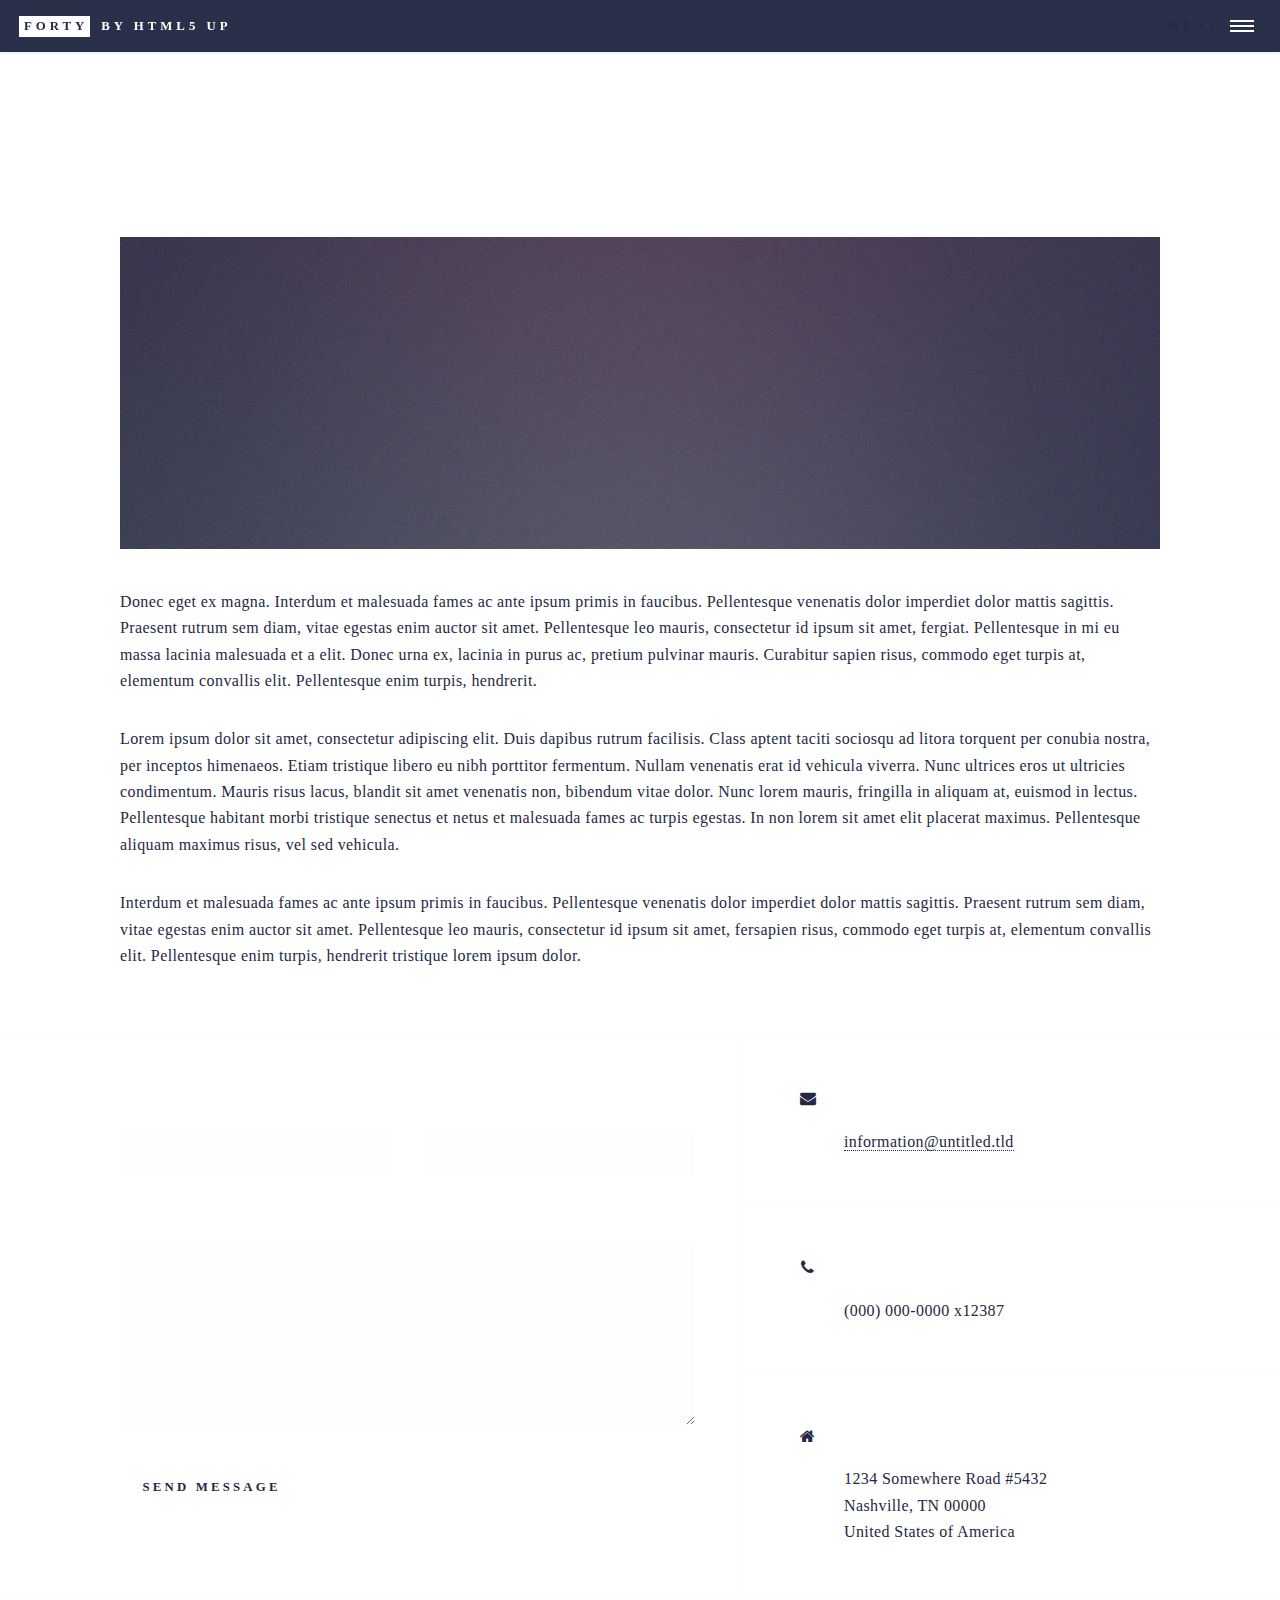
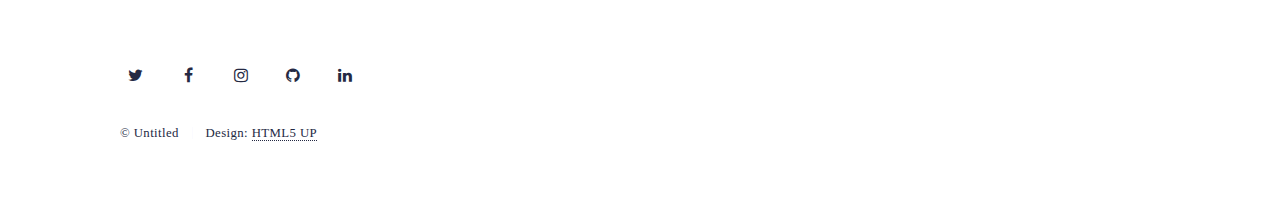
<file: generic.html>
<!DOCTYPE HTML>
<!--
	Forty by HTML5 UP
	html5up.net | @ajlkn
	Free for personal and commercial use under the CCA 3.0 license (html5up.net/license)
-->
<html>
	<head>
		<title>Generic - Forty by HTML5 UP</title>
		<meta charset="utf-8" />
		<meta name="viewport" content="width=device-width, initial-scale=1, user-scalable=no" />
		<!--[if lte IE 8]><script src="assets/js/ie/html5shiv.js"></script><![endif]-->
		<link rel="stylesheet" href="assets/css/main.css" />
		<!--[if lte IE 9]><link rel="stylesheet" href="assets/css/ie9.css" /><![endif]-->
		<!--[if lte IE 8]><link rel="stylesheet" href="assets/css/ie8.css" /><![endif]-->
	</head>
	<body>

		<!-- Wrapper -->
			<div id="wrapper">

				<!-- Header -->
					<header id="header">
						<a href="index.html" class="logo"><strong>Forty</strong> <span>by HTML5 UP</span></a>
						<nav>
							<a href="#menu">Menu</a>
						</nav>
					</header>

				<!-- Menu -->
					<nav id="menu">
						<ul class="links">
							<li><a href="index.html">Home</a></li>
							<li><a href="landing.html">Landing</a></li>
							<li><a href="generic.html">Generic</a></li>
							<li><a href="elements.html">Elements</a></li>
						</ul>
						<ul class="actions vertical">
							<li><a href="#" class="button special fit">Get Started</a></li>
							<li><a href="#" class="button fit">Log In</a></li>
						</ul>
					</nav>

				<!-- Main -->
					<div id="main" class="alt">

						<!-- One -->
							<section id="one">
								<div class="inner">
									<header class="major">
										<h1>Generic</h1>
									</header>
									<span class="image main"><img src="images/pic11.jpg" alt="" /></span>
									<p>Donec eget ex magna. Interdum et malesuada fames ac ante ipsum primis in faucibus. Pellentesque venenatis dolor imperdiet dolor mattis sagittis. Praesent rutrum sem diam, vitae egestas enim auctor sit amet. Pellentesque leo mauris, consectetur id ipsum sit amet, fergiat. Pellentesque in mi eu massa lacinia malesuada et a elit. Donec urna ex, lacinia in purus ac, pretium pulvinar mauris. Curabitur sapien risus, commodo eget turpis at, elementum convallis elit. Pellentesque enim turpis, hendrerit.</p>
									<p>Lorem ipsum dolor sit amet, consectetur adipiscing elit. Duis dapibus rutrum facilisis. Class aptent taciti sociosqu ad litora torquent per conubia nostra, per inceptos himenaeos. Etiam tristique libero eu nibh porttitor fermentum. Nullam venenatis erat id vehicula viverra. Nunc ultrices eros ut ultricies condimentum. Mauris risus lacus, blandit sit amet venenatis non, bibendum vitae dolor. Nunc lorem mauris, fringilla in aliquam at, euismod in lectus. Pellentesque habitant morbi tristique senectus et netus et malesuada fames ac turpis egestas. In non lorem sit amet elit placerat maximus. Pellentesque aliquam maximus risus, vel sed vehicula.</p>
									<p>Interdum et malesuada fames ac ante ipsum primis in faucibus. Pellentesque venenatis dolor imperdiet dolor mattis sagittis. Praesent rutrum sem diam, vitae egestas enim auctor sit amet. Pellentesque leo mauris, consectetur id ipsum sit amet, fersapien risus, commodo eget turpis at, elementum convallis elit. Pellentesque enim turpis, hendrerit tristique lorem ipsum dolor.</p>
								</div>
							</section>

					</div>

				<!-- Contact -->
					<section id="contact">
						<div class="inner">
							<section>
								<form method="post" action="#">
									<div class="field half first">
										<label for="name">Name</label>
										<input type="text" name="name" id="name" />
									</div>
									<div class="field half">
										<label for="email">Email</label>
										<input type="text" name="email" id="email" />
									</div>
									<div class="field">
										<label for="message">Message</label>
										<textarea name="message" id="message" rows="6"></textarea>
									</div>
									<ul class="actions">
										<li><input type="submit" value="Send Message" class="special" /></li>
										<li><input type="reset" value="Clear" /></li>
									</ul>
								</form>
							</section>
							<section class="split">
								<section>
									<div class="contact-method">
										<span class="icon alt fa-envelope"></span>
										<h3>Email</h3>
										<a href="#">information@untitled.tld</a>
									</div>
								</section>
								<section>
									<div class="contact-method">
										<span class="icon alt fa-phone"></span>
										<h3>Phone</h3>
										<span>(000) 000-0000 x12387</span>
									</div>
								</section>
								<section>
									<div class="contact-method">
										<span class="icon alt fa-home"></span>
										<h3>Address</h3>
										<span>1234 Somewhere Road #5432<br />
										Nashville, TN 00000<br />
										United States of America</span>
									</div>
								</section>
							</section>
						</div>
					</section>

				<!-- Footer -->
					<footer id="footer">
						<div class="inner">
							<ul class="icons">
								<li><a href="#" class="icon alt fa-twitter"><span class="label">Twitter</span></a></li>
								<li><a href="#" class="icon alt fa-facebook"><span class="label">Facebook</span></a></li>
								<li><a href="#" class="icon alt fa-instagram"><span class="label">Instagram</span></a></li>
								<li><a href="#" class="icon alt fa-github"><span class="label">GitHub</span></a></li>
								<li><a href="#" class="icon alt fa-linkedin"><span class="label">LinkedIn</span></a></li>
							</ul>
							<ul class="copyright">
								<li>&copy; Untitled</li><li>Design: <a href="https://html5up.net">HTML5 UP</a></li>
							</ul>
						</div>
					</footer>

			</div>

		<!-- Scripts -->
			<script src="assets/js/jquery.min.js"></script>
			<script src="assets/js/jquery.scrolly.min.js"></script>
			<script src="assets/js/jquery.scrollex.min.js"></script>
			<script src="assets/js/skel.min.js"></script>
			<script src="assets/js/util.js"></script>
			<!--[if lte IE 8]><script src="assets/js/ie/respond.min.js"></script><![endif]-->
			<script src="assets/js/main.js"></script>

	</body>
</html>
</file>
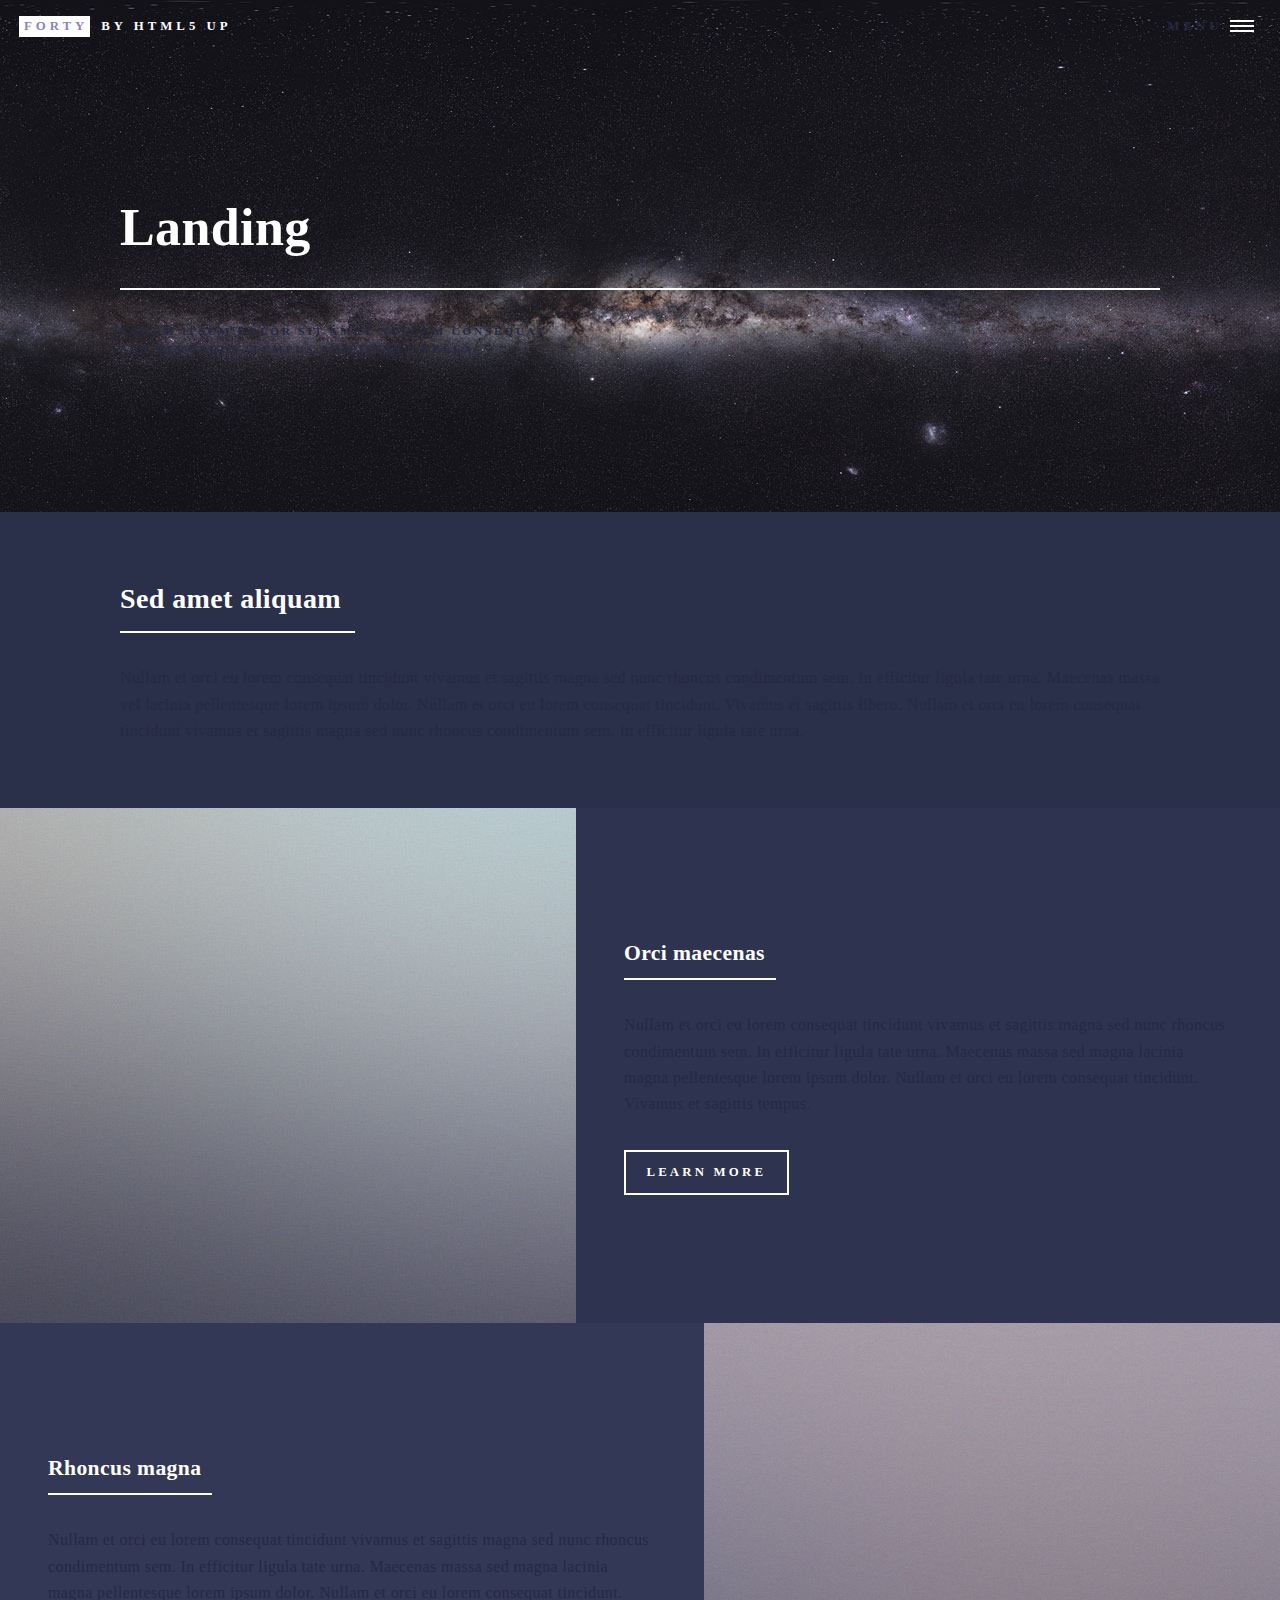
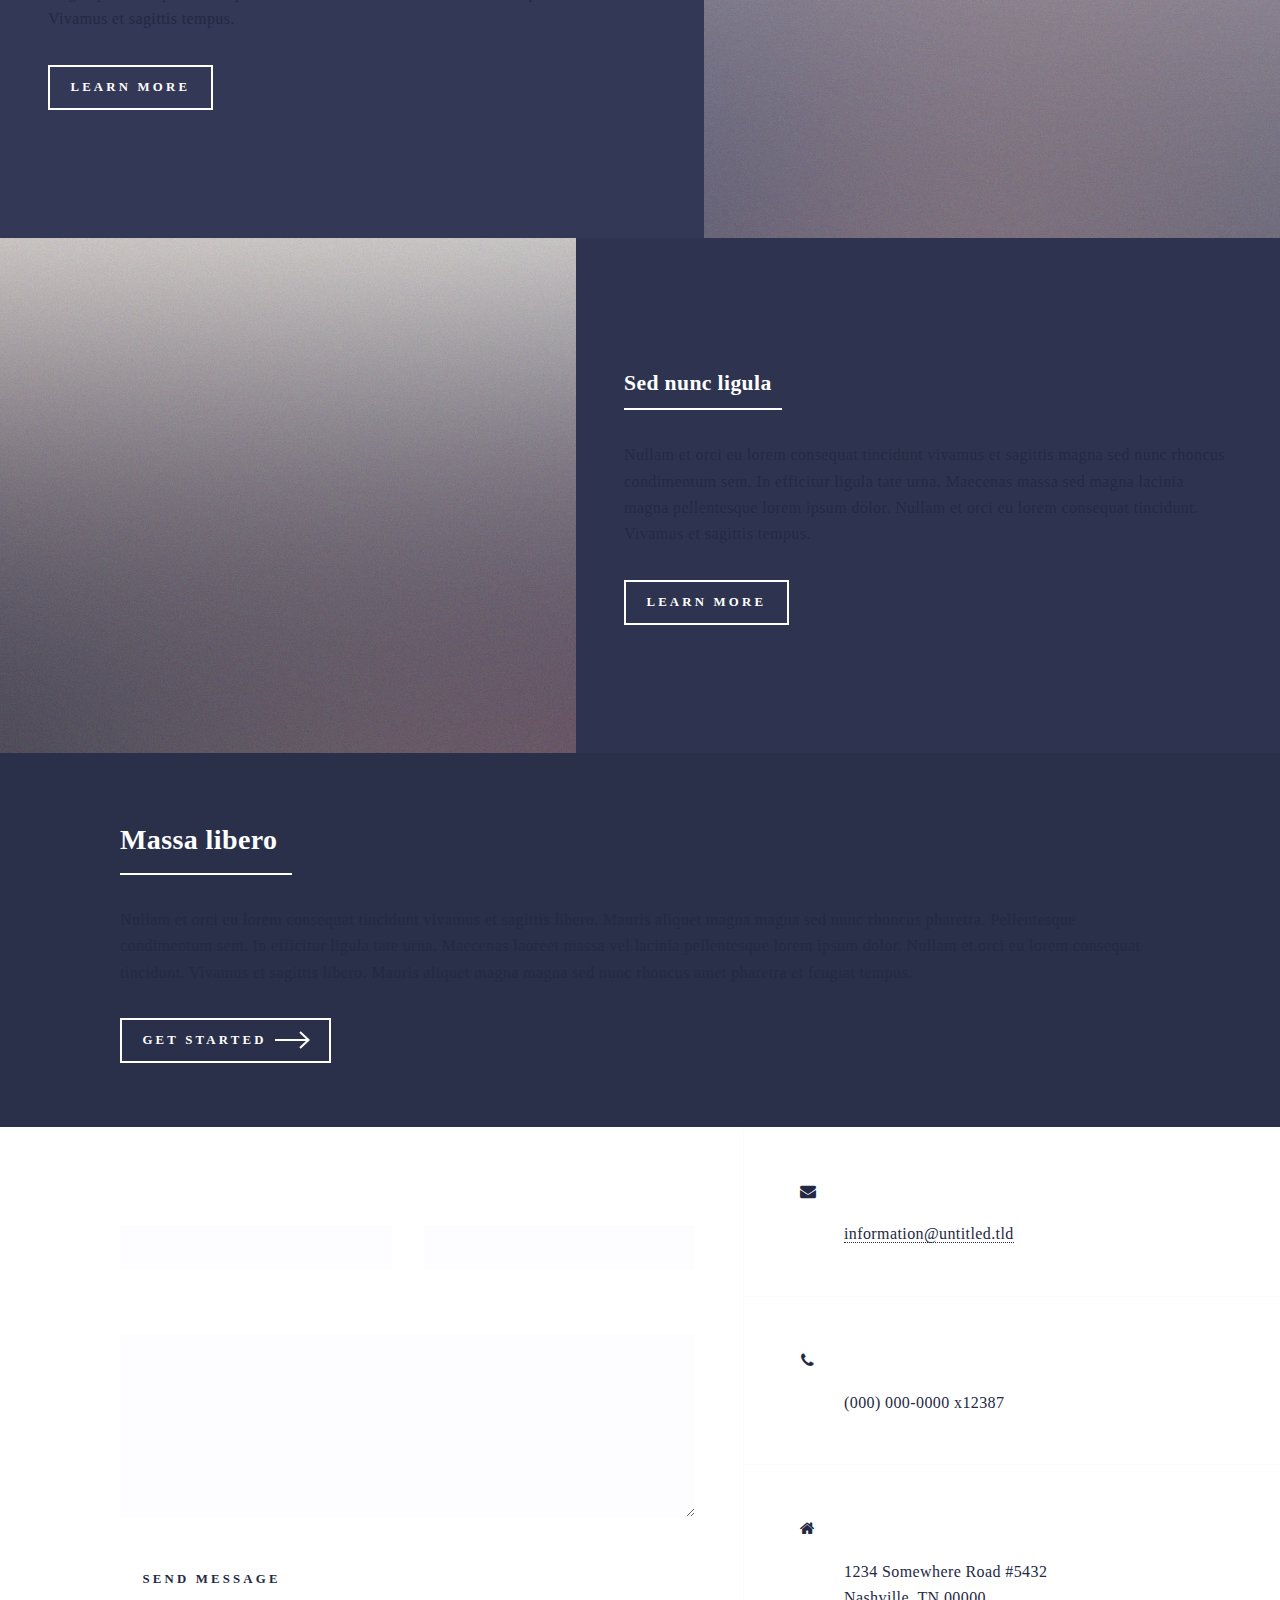
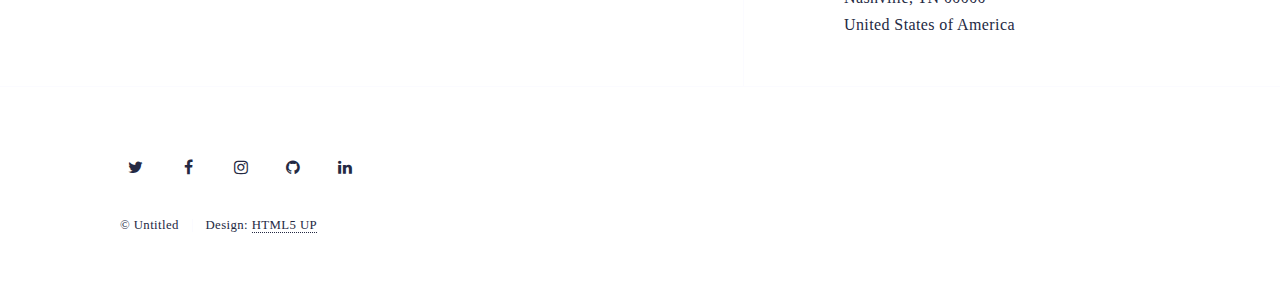
<file: landing.html>
<!DOCTYPE HTML>
<!--
	Forty by HTML5 UP
	html5up.net | @ajlkn
	Free for personal and commercial use under the CCA 3.0 license (html5up.net/license)
-->
<html>
	<head>
		<title>Landing - Forty by HTML5 UP</title>
		<meta charset="utf-8" />
		<meta name="viewport" content="width=device-width, initial-scale=1, user-scalable=no" />
		<!--[if lte IE 8]><script src="assets/js/ie/html5shiv.js"></script><![endif]-->
		<link rel="stylesheet" href="assets/css/main.css" />
		<!--[if lte IE 9]><link rel="stylesheet" href="assets/css/ie9.css" /><![endif]-->
		<!--[if lte IE 8]><link rel="stylesheet" href="assets/css/ie8.css" /><![endif]-->
	</head>
	<body>

		<!-- Wrapper -->
			<div id="wrapper">

				<!-- Header -->
				<!-- Note: The "styleN" class below should match that of the banner element. -->
					<header id="header" class="alt style2">
						<a href="index.html" class="logo"><strong>Forty</strong> <span>by HTML5 UP</span></a>
						<nav>
							<a href="#menu">Menu</a>
						</nav>
					</header>

				<!-- Menu -->
					<nav id="menu">
						<ul class="links">
							<li><a href="index.html">Home</a></li>
							<li><a href="landing.html">Landing</a></li>
							<li><a href="generic.html">Generic</a></li>
							<li><a href="elements.html">Elements</a></li>
						</ul>
						<ul class="actions vertical">
							<li><a href="#" class="button special fit">Get Started</a></li>
							<li><a href="#" class="button fit">Log In</a></li>
						</ul>
					</nav>

				<!-- Banner -->
				<!-- Note: The "styleN" class below should match that of the header element. -->
					<section id="banner" class="style2">
						<div class="inner">
							<span class="image">
								<img src="images/pic07.jpg" alt="" />
							</span>
							<header class="major">
								<h1>Landing</h1>
							</header>
							<div class="content">
								<p>Lorem ipsum dolor sit amet nullam consequat<br />
								sed veroeros. tempus adipiscing nulla.</p>
							</div>
						</div>
					</section>

				<!-- Main -->
					<div id="main">

						<!-- One -->
							<section id="one">
								<div class="inner">
									<header class="major">
										<h2>Sed amet aliquam</h2>
									</header>
									<p>Nullam et orci eu lorem consequat tincidunt vivamus et sagittis magna sed nunc rhoncus condimentum sem. In efficitur ligula tate urna. Maecenas massa vel lacinia pellentesque lorem ipsum dolor. Nullam et orci eu lorem consequat tincidunt. Vivamus et sagittis libero. Nullam et orci eu lorem consequat tincidunt vivamus et sagittis magna sed nunc rhoncus condimentum sem. In efficitur ligula tate urna.</p>
								</div>
							</section>

						<!-- Two -->
							<section id="two" class="spotlights">
								<section>
									<a href="generic.html" class="image">
										<img src="images/pic08.jpg" alt="" data-position="center center" />
									</a>
									<div class="content">
										<div class="inner">
											<header class="major">
												<h3>Orci maecenas</h3>
											</header>
											<p>Nullam et orci eu lorem consequat tincidunt vivamus et sagittis magna sed nunc rhoncus condimentum sem. In efficitur ligula tate urna. Maecenas massa sed magna lacinia magna pellentesque lorem ipsum dolor. Nullam et orci eu lorem consequat tincidunt. Vivamus et sagittis tempus.</p>
											<ul class="actions">
												<li><a href="generic.html" class="button">Learn more</a></li>
											</ul>
										</div>
									</div>
								</section>
								<section>
									<a href="generic.html" class="image">
										<img src="images/pic09.jpg" alt="" data-position="top center" />
									</a>
									<div class="content">
										<div class="inner">
											<header class="major">
												<h3>Rhoncus magna</h3>
											</header>
											<p>Nullam et orci eu lorem consequat tincidunt vivamus et sagittis magna sed nunc rhoncus condimentum sem. In efficitur ligula tate urna. Maecenas massa sed magna lacinia magna pellentesque lorem ipsum dolor. Nullam et orci eu lorem consequat tincidunt. Vivamus et sagittis tempus.</p>
											<ul class="actions">
												<li><a href="generic.html" class="button">Learn more</a></li>
											</ul>
										</div>
									</div>
								</section>
								<section>
									<a href="generic.html" class="image">
										<img src="images/pic10.jpg" alt="" data-position="25% 25%" />
									</a>
									<div class="content">
										<div class="inner">
											<header class="major">
												<h3>Sed nunc ligula</h3>
											</header>
											<p>Nullam et orci eu lorem consequat tincidunt vivamus et sagittis magna sed nunc rhoncus condimentum sem. In efficitur ligula tate urna. Maecenas massa sed magna lacinia magna pellentesque lorem ipsum dolor. Nullam et orci eu lorem consequat tincidunt. Vivamus et sagittis tempus.</p>
											<ul class="actions">
												<li><a href="generic.html" class="button">Learn more</a></li>
											</ul>
										</div>
									</div>
								</section>
							</section>

						<!-- Three -->
							<section id="three">
								<div class="inner">
									<header class="major">
										<h2>Massa libero</h2>
									</header>
									<p>Nullam et orci eu lorem consequat tincidunt vivamus et sagittis libero. Mauris aliquet magna magna sed nunc rhoncus pharetra. Pellentesque condimentum sem. In efficitur ligula tate urna. Maecenas laoreet massa vel lacinia pellentesque lorem ipsum dolor. Nullam et orci eu lorem consequat tincidunt. Vivamus et sagittis libero. Mauris aliquet magna magna sed nunc rhoncus amet pharetra et feugiat tempus.</p>
									<ul class="actions">
										<li><a href="generic.html" class="button next">Get Started</a></li>
									</ul>
								</div>
							</section>

					</div>

				<!-- Contact -->
					<section id="contact">
						<div class="inner">
							<section>
								<form method="post" action="#">
									<div class="field half first">
										<label for="name">Name</label>
										<input type="text" name="name" id="name" />
									</div>
									<div class="field half">
										<label for="email">Email</label>
										<input type="text" name="email" id="email" />
									</div>
									<div class="field">
										<label for="message">Message</label>
										<textarea name="message" id="message" rows="6"></textarea>
									</div>
									<ul class="actions">
										<li><input type="submit" value="Send Message" class="special" /></li>
										<li><input type="reset" value="Clear" /></li>
									</ul>
								</form>
							</section>
							<section class="split">
								<section>
									<div class="contact-method">
										<span class="icon alt fa-envelope"></span>
										<h3>Email</h3>
										<a href="#">information@untitled.tld</a>
									</div>
								</section>
								<section>
									<div class="contact-method">
										<span class="icon alt fa-phone"></span>
										<h3>Phone</h3>
										<span>(000) 000-0000 x12387</span>
									</div>
								</section>
								<section>
									<div class="contact-method">
										<span class="icon alt fa-home"></span>
										<h3>Address</h3>
										<span>1234 Somewhere Road #5432<br />
										Nashville, TN 00000<br />
										United States of America</span>
									</div>
								</section>
							</section>
						</div>
					</section>

				<!-- Footer -->
					<footer id="footer">
						<div class="inner">
							<ul class="icons">
								<li><a href="#" class="icon alt fa-twitter"><span class="label">Twitter</span></a></li>
								<li><a href="#" class="icon alt fa-facebook"><span class="label">Facebook</span></a></li>
								<li><a href="#" class="icon alt fa-instagram"><span class="label">Instagram</span></a></li>
								<li><a href="#" class="icon alt fa-github"><span class="label">GitHub</span></a></li>
								<li><a href="#" class="icon alt fa-linkedin"><span class="label">LinkedIn</span></a></li>
							</ul>
							<ul class="copyright">
								<li>&copy; Untitled</li><li>Design: <a href="https://html5up.net">HTML5 UP</a></li>
							</ul>
						</div>
					</footer>

			</div>

		<!-- Scripts -->
			<script src="assets/js/jquery.min.js"></script>
			<script src="assets/js/jquery.scrolly.min.js"></script>
			<script src="assets/js/jquery.scrollex.min.js"></script>
			<script src="assets/js/skel.min.js"></script>
			<script src="assets/js/util.js"></script>
			<!--[if lte IE 8]><script src="assets/js/ie/respond.min.js"></script><![endif]-->
			<script src="assets/js/main.js"></script>

	</body>
</html>
</file>
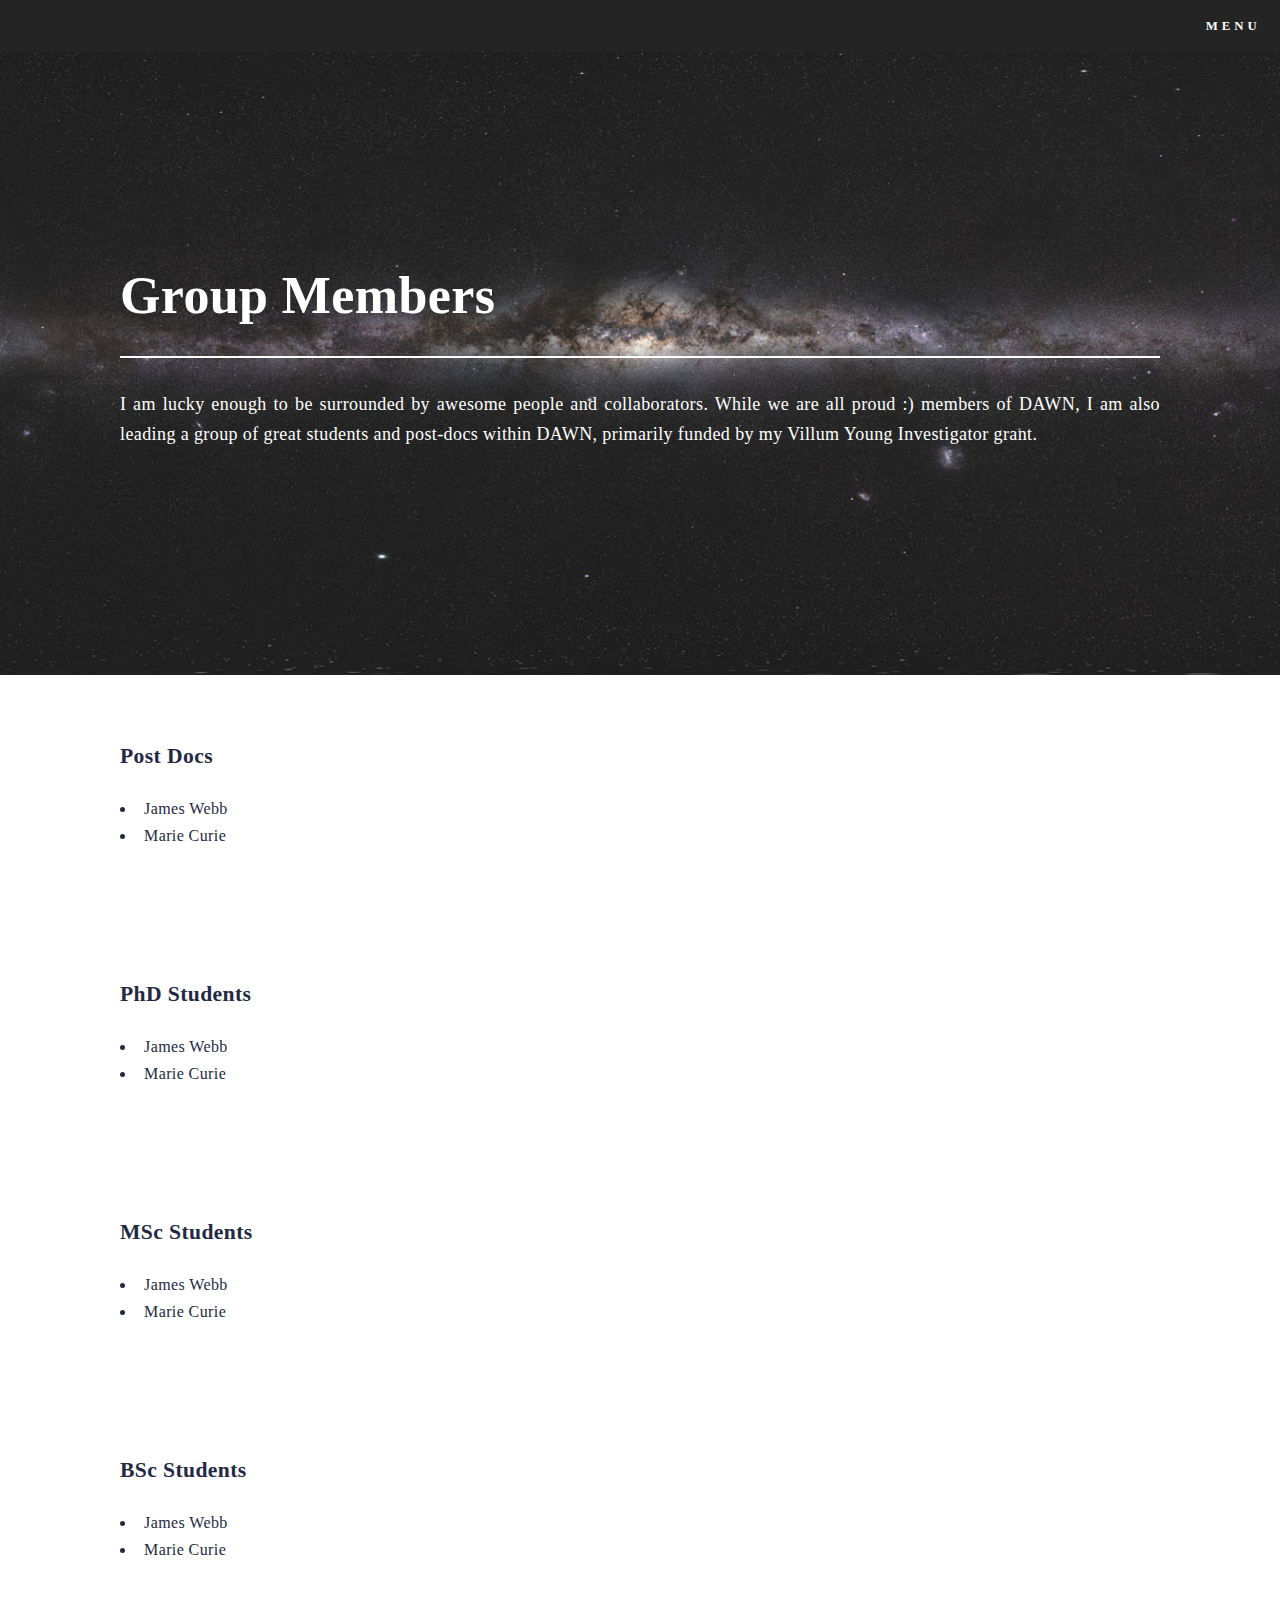
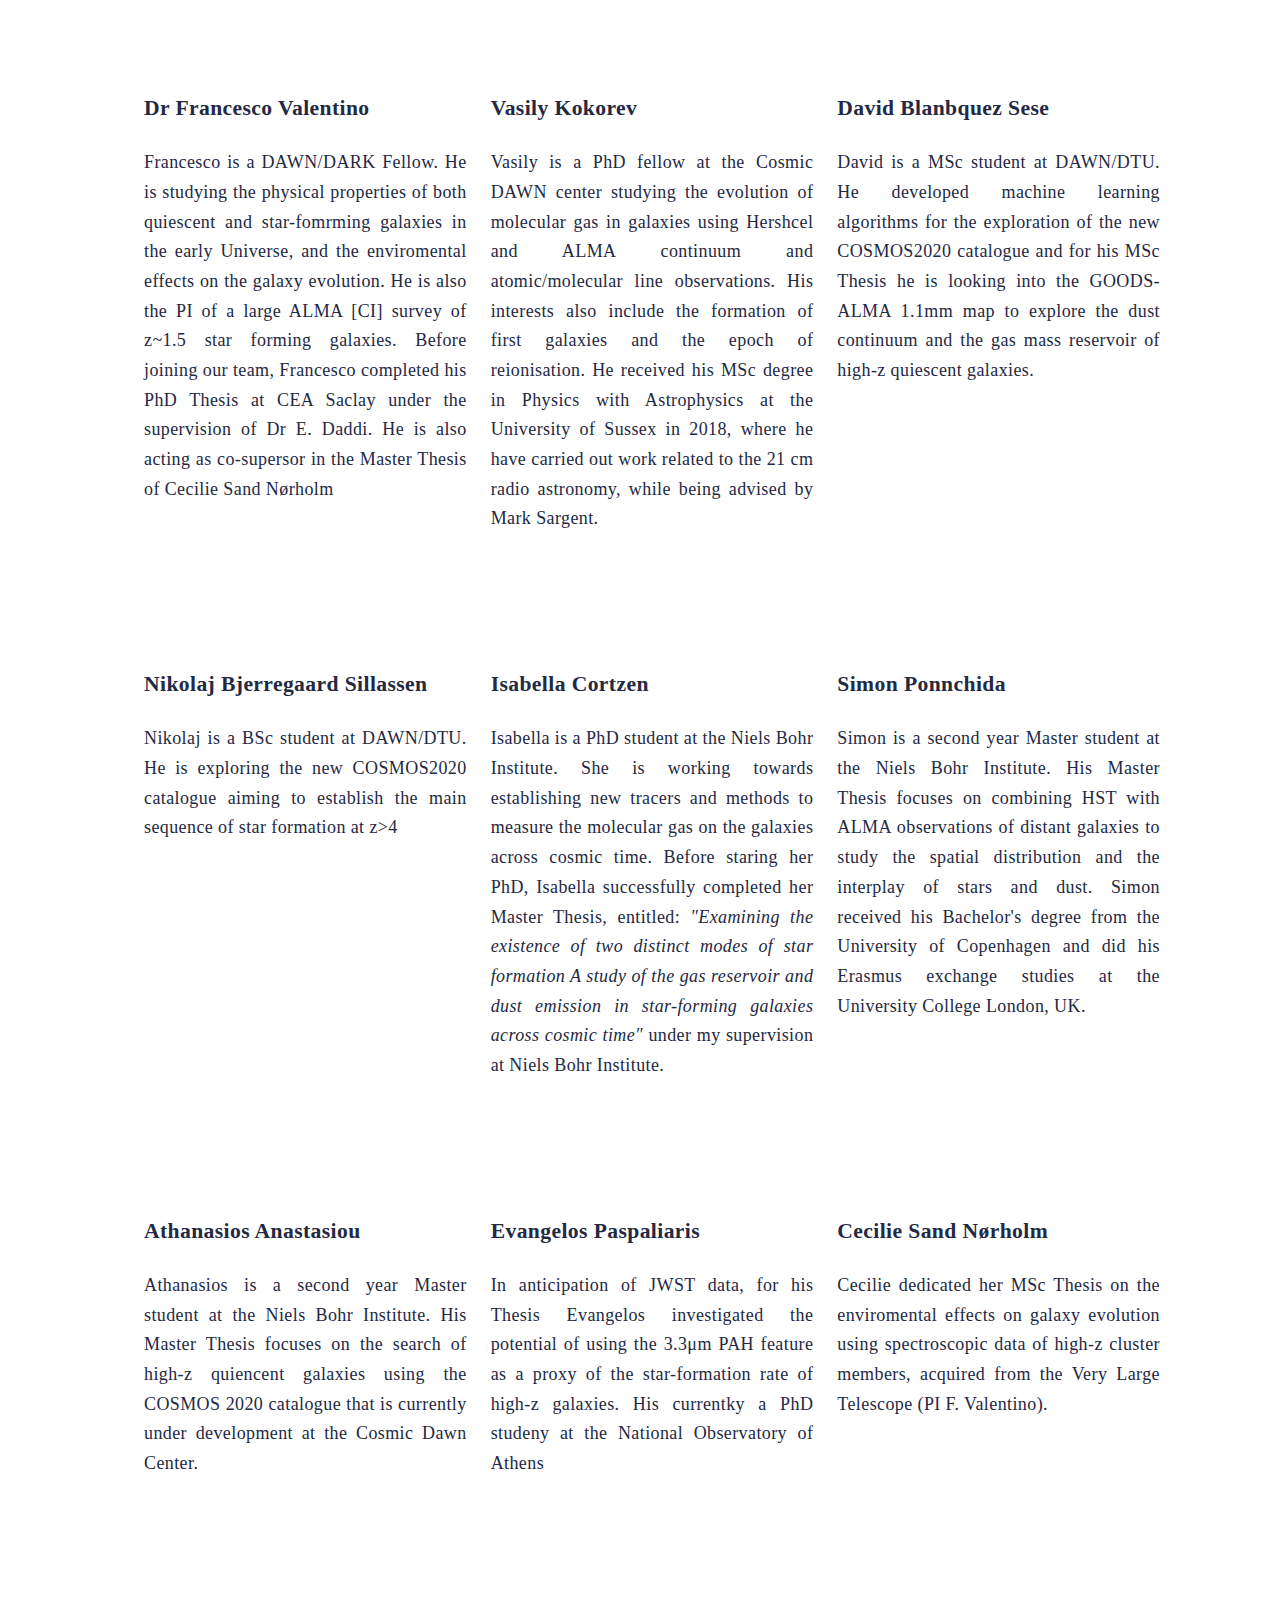
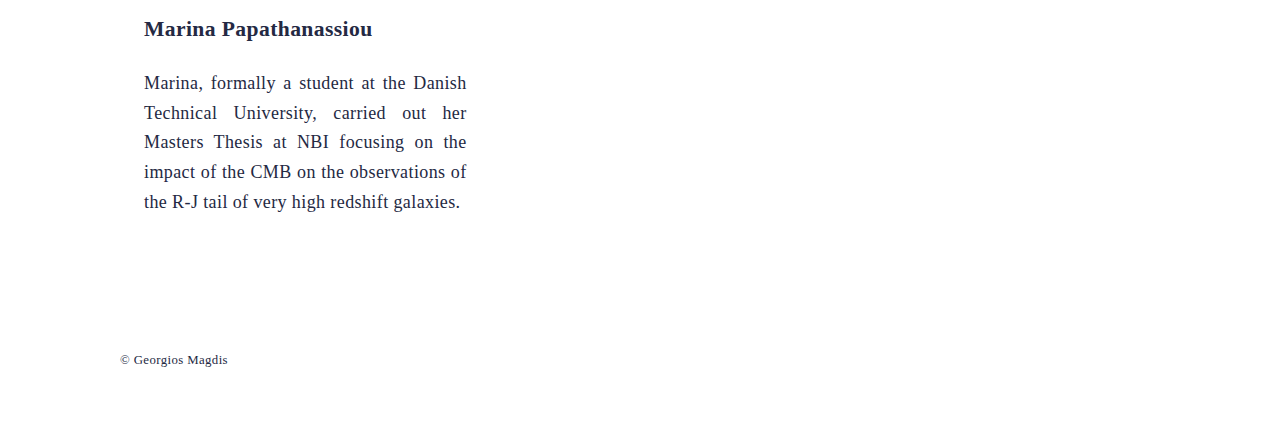
<file: group/index-0.html>
<!DOCTYPE HTML>
<!--
	Forty by HTML5 UP
	html5up.net | @ajlkn
	Free for personal and commercial use under the CCA 3.0 license (html5up.net/license)
-->
<html>
	<head>
		<title>Georgios Magdis | Home</title>
		<script src="/assets/js/jquery.min.js"></script>
		<script> 
		    
		    $.get('/templates/head.html', function(response) {
			    $('head').prepend(response);
			});

	    </script>


		<style type="text/css">
			h3	{
				color: #242943;
			}
			#banner{
				background-image: url("/images/milky.jpg")!important;	
			}
					
			a:hover{
				color:black!important;
			}
		
			.profile_image{
				max-width:250px;
			}

			h3{
				color:#242943;
			}
		</style>
	</head>
	<body>

		<!-- Wrapper -->
			<div id="wrapper">

				<script> 
				    $.get('/templates/menu.html', function(response) {
					    $('#wrapper').append(response);
					});
			    </script>

				<!-- <div id="main"> -->

					<section id="banner" class="major"  style="background-image:url('/images/milky.jpg');">
						<div class="inner">
							<header class="major">
								<h1>Group Members</h1>
							</header>
							<p style="color:white;"> I am lucky enough to be surrounded by awesome people and collaborators. While we are all proud :) members of DAWN, I am also leading a group of great students and post-docs within DAWN, primarily funded by my Villum Young Investigator grant.</p>
						</div>
					</section>

					<section>

						<div class="inner">

							<h3>Post Docs </h3>
							<ul>
								
								<li>James Webb</li>
								<li>Marie Curie</li>

							</ul>

						</div>

						<div class="inner">

							<h3>PhD Students </h3>
							<ul>
								
								<li>James Webb</li>
								<li>Marie Curie</li>

							</ul>

						</div>

						<div class="inner">

							<h3>MSc Students </h3>
							<ul>
								
								<li>James Webb</li>
								<li>Marie Curie</li>

							</ul>

						</div>

						<div class="inner">

							<h3>BSc Students </h3>
							<ul>
								
								<li>James Webb</li>
								<li>Marie Curie</li>

							</ul>

						</div>


						<div class="inner row">

							<div class="4u 12u$(small)">
								<!-- <img class="profile_image" src="/images/FV_photo.jpg"> -->
								<div class="content">
									<h3>Dr Francesco Valentino</h3>
									<p>Francesco is a DAWN/DARK Fellow. He is studying the physical properties of both quiescent and star-fomrming galaxies in the early Universe, and the enviromental effects on the galaxy evolution. He is also the PI of a large ALMA [CI] survey of z~1.5 star forming galaxies. Before joining our team, Francesco completed his PhD Thesis at CEA Saclay under the supervision of Dr E. Daddi. He is also acting as co-supersor in the Master Thesis of Cecilie Sand Nørholm </p>
								</div>
							</div>

							<div class="4u 12u$(small)">
								<!-- <img class="profile_image" style="max-height:160px;" src="/images/vasili.jpg"> -->
								<div class="content">
									<h3>Vasily Kokorev</h3>
									<p>Vasily is a PhD fellow at the Cosmic DAWN center studying the evolution of molecular gas in galaxies using Hershcel and ALMA continuum and atomic/molecular line observations. His interests also include the formation of first galaxies and the epoch of reionisation. He received his MSc degree in Physics with Astrophysics at the University of Sussex in 2018, where he have carried out work related to the 21 cm radio astronomy, while being advised by Mark Sargent.</p>

								</div>
							</div>
							

							<div class="4u 12u$(small)">
								<div class="content">
									<h3>David Blanbquez Sese</h3>
									<p> David is a MSc student at DAWN/DTU. He developed machine learning algorithms for the exploration of the new COSMOS2020 catalogue and for his MSc Thesis he is looking into the GOODS-ALMA 1.1mm map to explore the dust continuum and the gas mass reservoir of high-z quiescent galaxies.  </p>

	
								</div>
							</div>
						</div>
						<div class="inner row">

							<div class="4u 12u$(small)">
								<div class="content">
									<h3>Nikolaj Bjerregaard Sillassen</h3>
									<p> Nikolaj is a BSc student at DAWN/DTU. He is exploring the new COSMOS2020 catalogue aiming to establish the  main sequence of star formation at z>4 </p>


								 </div>
							</div>

							<div class="4u 12u$(small)">
								<!-- <img class="profile_image" src="/images/Isa.png"> -->
								<div class="content">
									<h3>Isabella Cortzen</h3>
									<p>Isabella is a PhD student at the Niels Bohr Institute. She is working towards  establishing new tracers and methods to measure the molecular gas on the galaxies across cosmic time. Before staring her PhD, Isabella successfully completed her Master Thesis, entitled: 
										<i>"Examining the existence of two distinct modes of star formation
										A study of the gas reservoir and dust emission in star-forming
										galaxies across cosmic time"</i> under my supervision at Niels Bohr Institute. </p>
								</div>
							</div>

							<div class="4u 12u$(small)">
								<div class="content">
									<h3>Simon Ponnchida</h3>
									<p>Simon is a second year Master student at the Niels Bohr Institute. His Master Thesis focuses on combining HST with ALMA observations of distant galaxies to study the spatial distribution and the interplay of stars and dust. Simon received his Bachelor's degree from the University of Copenhagen and did his Erasmus exchange studies at the University College London, UK.  </p>
								</div>
							</div>

						</div>
						<div class="inner row">

							<div class="4u 12u$(small)">
								<div class="content">
									<h3>Athanasios Anastasiou</h3>
									<p>Athanasios is a second year Master student at the Niels Bohr Institute. His Master Thesis focuses on the search of high-z quiencent galaxies using the COSMOS 2020 catalogue that is currently under development at the Cosmic Dawn Center.  </p>
								</div>
							</div>


							<div class="4u 12u$(small)">
								<!-- <img class="profile_image" src="/images/vag.jpg"> -->
								<div class="content">
									<h3>Evangelos Paspaliaris</h3>
									<p> In anticipation of JWST data, for his Thesis Evangelos investigated the potential of using the 3.3μm PAH feature as a proxy of the star-formation rate of high-z galaxies. His currentky a PhD studeny at the National Observatory of Athens </p>
								</div>
							</div>
						

							<div class="4u 12u$(small)">
								<!-- <img class="profile_image" style="max-height:250px;" src="/images/cecile.jpg"> -->
								<div class="content">
									<h3>Cecilie Sand Nørholm</h3>
									<p>Cecilie dedicated her MSc Thesis on  the enviromental effects on galaxy evolution using spectroscopic data of high-z  cluster members, acquired from the Very Large Telescope (PI F. Valentino).  </p>
								</div>
							</div>

						</div>
						<div class="inner row">

							<div class="4u 12u$(small)">
								<!-- <img class="profile_image" style="max-height:150px;" src="/images/x.png"> -->
								<div class="content">
									<h3>Marina Papathanassiou</h3>
									<p>Marina, formally a student at the Danish Technical University, carried out her Masters Thesis at NBI focusing  on the impact of the CMB on the observations of the R-J tail of very high redshift galaxies.</p>
								</div>
							</div>



							
						</div>
					</section>

				<!-- </div> -->
				
				<script> 
			    
				    $.get('/templates/footer.html', function(response) {
					        $('#wrapper').append(response);
					});

				    </script>
			</div>

		<!-- Scripts -->
		<script> 	    
		    $.get('/templates/scripts.html', function(response) {
			        //$('body').append(response);
			});
	    </script>

	     <script>
			/* When the user clicks on the button, 
			toggle between hiding and showing the dropdown content */
			function myFunction() {
			    document.getElementById("myDropdown").classList.toggle("show");
			}

			// Close the dropdown if the user clicks outside of it
			window.onclick = function(e) {
			  if (!e.target.matches('.dropbtn')) {
			    var myDropdown = document.getElementById("myDropdown");
			      if (myDropdown.classList.contains('show')) {
			        myDropdown.classList.remove('show');
			      }
			  }
			}
		</script>

	</body>
</html>
</file>
<file: assets/css/ie9.css>
/*
	Forty by HTML5 UP
	html5up.net | @ajlkn
	Free for personal and commercial use under the CCA 3.0 license (html5up.net/license)
*/

/* Spotlights */

	.spotlights > section:after {
		content: '';
		display: block;
		clear: both;
	}

	.spotlights > section > .image {
		float: left;
	}

	.spotlights > section > .content {
		float: left;
	}

/* Tiles */

	.tiles:after {
		content: '';
		display: block;
		clear: both;
	}

	.tiles article {
		padding: 8em 4em 6em 4em ;
		float: left;
		height: auto;
		max-height: none;
		min-height: 0;
	}

/* Header */

	#header .logo {
		position: absolute;
		top: 0;
		left: 0;
	}

	#header nav {
		position: absolute;
		top: 0;
		right: 0;
	}

/* Banner */

	#banner {
		padding: 7em 0 4em 0 ;
		background-attachment: scroll;
		height: auto;
		max-height: none;
		min-height: 0;
	}

		#banner > .inner .content {
			display: block;
		}

			#banner > .inner .content > * {
				margin-left: 0;
				margin: 0 0 2em 0;
			}

		#banner.major {
			height: auto;
			max-height: none;
			min-height: 0;
		}

/* Contact */

	#contact:after {
		content: '';
		display: block;
		clear: both;
	}

	#contact > .inner > * {
		float: left;
	}

/* Menu */

	#menu .inner {
		margin: 0 auto;
	}
</file>
<file: assets/css/ie8.css>
/*
	Forty by HTML5 UP
	html5up.net | @ajlkn
	Free for personal and commercial use under the CCA 3.0 license (html5up.net/license)
*/

/* Button */

	.button {
		border: solid 2px !important;
	}

		.button.next {
			padding-right: 1.75em;
		}

			.button.next:before, .button.next:after {
				display: none;
			}

/* Tiles */

	.tiles article {
		width: 50%;
		-ms-behavior: url("assets/js/ie/backgroundsize.min.htc");
		background-size: cover;
	}

/* Banner */

	#banner {
		-ms-behavior: url("assets/js/ie/backgroundsize.min.htc");
	}

		#banner:after {
			display: none;
		}

/* Menu */

	#menu {
		background: #242943;
	}
</file>
<file: assets/css/main.css>
@import url(font-awesome.min.css);
@import url("https://fonts.googleapis.com/css?family=Source+Sans+Pro:300,300italic,600,600italic");

/*
	Forty by HTML5 UP
	html5up.net | @ajlkn
	Free for personal and commercial use under the CCA 3.0 license (html5up.net/license)
*/

/* Reset */

	html, body, div, span, applet, object, iframe, h1, h2, h3, h4, h5, h6, p, blockquote, pre, a, abbr, acronym, address, big, cite, code, del, dfn, em, img, ins, kbd, q, s, samp, small, strike, strong, sub, sup, tt, var, b, u, i, center, dl, dt, dd, ol, ul, li, fieldset, form, label, legend, table, caption, tbody, tfoot, thead, tr, th, td, article, aside, canvas, details, embed, figure, figcaption, footer, header, hgroup, menu, nav, output, ruby, section, summary, time, mark, audio, video {
		margin: 0;
		padding: 0;
		border: 0;
		font-size: 100%;
		font: inherit;
		vertical-align: baseline;
	}

	article, aside, details, figcaption, figure, footer, header, hgroup, menu, nav, section {
		display: block;
	}

	body {
		line-height: 1;
	}

	ol, ul {
		list-style: none;
	}

	blockquote, q {
		quotes: none;
	}

	blockquote:before, blockquote:after, q:before, q:after {
		content: '';
		content: none;
	}

	table {
		border-collapse: collapse;
		border-spacing: 0;
	}

	body {
		-webkit-text-size-adjust: none;
	}

/* Box Model */

	*, *:before, *:after {
		-moz-box-sizing: border-box;
		-webkit-box-sizing: border-box;
		box-sizing: border-box;
	}

/* Grid */

	.row {
		border-bottom: solid 1px transparent;
		-moz-box-sizing: border-box;
		-webkit-box-sizing: border-box;
		box-sizing: border-box;
	}

	.row > * {
		float: left;
		-moz-box-sizing: border-box;
		-webkit-box-sizing: border-box;
		box-sizing: border-box;
	}

	.row:after, .row:before {
		content: '';
		display: block;
		clear: both;
		height: 0;
	}

	.row.uniform > * > :first-child {
		margin-top: 0;
	}

	.row.uniform > * > :last-child {
		margin-bottom: 0;
	}

	.row.\30 \25 > * {
		padding: 0 0 0 0em;
	}

	.row.\30 \25 {
		margin: 0 0 -1px 0em;
	}

	.row.uniform.\30 \25 > * {
		padding: 0em 0 0 0em;
	}

	.row.uniform.\30 \25 {
		margin: 0em 0 -1px 0em;
	}

	.row > * {
		padding: 0 0 0 2em;
	}

	.row {
		margin: 0 0 -1px -2em;
	}

	.row.uniform > * {
		padding: 2em 0 0 2em;
	}

	.row.uniform {
		margin: -2em 0 -1px -2em;
	}

	.row.\32 00\25 > * {
		padding: 0 0 0 4em;
	}

	.row.\32 00\25 {
		margin: 0 0 -1px -4em;
	}

	.row.uniform.\32 00\25 > * {
		padding: 4em 0 0 4em;
	}

	.row.uniform.\32 00\25 {
		margin: -4em 0 -1px -4em;
	}

	.row.\31 50\25 > * {
		padding: 0 0 0 3em;
	}

	.row.\31 50\25 {
		margin: 0 0 -1px -3em;
	}

	.row.uniform.\31 50\25 > * {
		padding: 3em 0 0 3em;
	}

	.row.uniform.\31 50\25 {
		margin: -3em 0 -1px -3em;
	}

	.row.\35 0\25 > * {
		padding: 0 0 0 1em;
	}

	.row.\35 0\25 {
		margin: 0 0 -1px -1em;
	}

	.row.uniform.\35 0\25 > * {
		padding: 1em 0 0 1em;
	}

	.row.uniform.\35 0\25 {
		margin: -1em 0 -1px -1em;
	}

	.row.\32 5\25 > * {
		padding: 0 0 0 0.5em;
	}

	.row.\32 5\25 {
		margin: 0 0 -1px -0.5em;
	}

	.row.uniform.\32 5\25 > * {
		padding: 0.5em 0 0 0.5em;
	}

	.row.uniform.\32 5\25 {
		margin: -0.5em 0 -1px -0.5em;
	}

	.\31 2u, .\31 2u\24 {
		width: 100%;
		clear: none;
		margin-left: 0;
	}

	.\31 1u, .\31 1u\24 {
		width: 91.6666666667%;
		clear: none;
		margin-left: 0;
	}

	.\31 0u, .\31 0u\24 {
		width: 83.3333333333%;
		clear: none;
		margin-left: 0;
	}

	.\39 u, .\39 u\24 {
		width: 75%;
		clear: none;
		margin-left: 0;
	}

	.\38 u, .\38 u\24 {
		width: 66.6666666667%;
		clear: none;
		margin-left: 0;
	}

	.\37 u, .\37 u\24 {
		width: 58.3333333333%;
		clear: none;
		margin-left: 0;
	}

	.\36 u, .\36 u\24 {
		width: 50%;
		clear: none;
		margin-left: 0;
	}

	.\35 u, .\35 u\24 {
		width: 41.6666666667%;
		clear: none;
		margin-left: 0;
	}

	.\34 u, .\34 u\24 {
		width: 33.3333333333%;
		clear: none;
		margin-left: 0;
	}

	.\33 u, .\33 u\24 {
		width: 25%;
		clear: none;
		margin-left: 0;
	}

	.\32 u, .\32 u\24 {
		width: 16.6666666667%;
		clear: none;
		margin-left: 0;
	}

	.\31 u, .\31 u\24 {
		width: 8.3333333333%;
		clear: none;
		margin-left: 0;
	}

	.\31 2u\24 + *,
	.\31 1u\24 + *,
	.\31 0u\24 + *,
	.\39 u\24 + *,
	.\38 u\24 + *,
	.\37 u\24 + *,
	.\36 u\24 + *,
	.\35 u\24 + *,
	.\34 u\24 + *,
	.\33 u\24 + *,
	.\32 u\24 + *,
	.\31 u\24 + * {
		clear: left;
	}

	.\-11u {
		margin-left: 91.66667%;
	}

	.\-10u {
		margin-left: 83.33333%;
	}

	.\-9u {
		margin-left: 75%;
	}

	.\-8u {
		margin-left: 66.66667%;
	}

	.\-7u {
		margin-left: 58.33333%;
	}

	.\-6u {
		margin-left: 50%;
	}

	.\-5u {
		margin-left: 41.66667%;
	}

	.\-4u {
		margin-left: 33.33333%;
	}

	.\-3u {
		margin-left: 25%;
	}

	.\-2u {
		margin-left: 16.66667%;
	}

	.\-1u {
		margin-left: 8.33333%;
	}

	@media screen and (max-width: 1680px) {

		.row > * {
			padding: 0 0 0 2em;
		}

		.row {
			margin: 0 0 -1px -2em;
		}

		.row.uniform > * {
			padding: 2em 0 0 2em;
		}

		.row.uniform {
			margin: -2em 0 -1px -2em;
		}

		.row.\32 00\25 > * {
			padding: 0 0 0 4em;
		}

		.row.\32 00\25 {
			margin: 0 0 -1px -4em;
		}

		.row.uniform.\32 00\25 > * {
			padding: 4em 0 0 4em;
		}

		.row.uniform.\32 00\25 {
			margin: -4em 0 -1px -4em;
		}

		.row.\31 50\25 > * {
			padding: 0 0 0 3em;
		}

		.row.\31 50\25 {
			margin: 0 0 -1px -3em;
		}

		.row.uniform.\31 50\25 > * {
			padding: 3em 0 0 3em;
		}

		.row.uniform.\31 50\25 {
			margin: -3em 0 -1px -3em;
		}

		.row.\35 0\25 > * {
			padding: 0 0 0 1em;
		}

		.row.\35 0\25 {
			margin: 0 0 -1px -1em;
		}

		.row.uniform.\35 0\25 > * {
			padding: 1em 0 0 1em;
		}

		.row.uniform.\35 0\25 {
			margin: -1em 0 -1px -1em;
		}

		.row.\32 5\25 > * {
			padding: 0 0 0 0.5em;
		}

		.row.\32 5\25 {
			margin: 0 0 -1px -0.5em;
		}

		.row.uniform.\32 5\25 > * {
			padding: 0.5em 0 0 0.5em;
		}

		.row.uniform.\32 5\25 {
			margin: -0.5em 0 -1px -0.5em;
		}

		.\31 2u\28xlarge\29, .\31 2u\24\28xlarge\29 {
			width: 100%;
			clear: none;
			margin-left: 0;
		}

		.\31 1u\28xlarge\29, .\31 1u\24\28xlarge\29 {
			width: 91.6666666667%;
			clear: none;
			margin-left: 0;
		}

		.\31 0u\28xlarge\29, .\31 0u\24\28xlarge\29 {
			width: 83.3333333333%;
			clear: none;
			margin-left: 0;
		}

		.\39 u\28xlarge\29, .\39 u\24\28xlarge\29 {
			width: 75%;
			clear: none;
			margin-left: 0;
		}

		.\38 u\28xlarge\29, .\38 u\24\28xlarge\29 {
			width: 66.6666666667%;
			clear: none;
			margin-left: 0;
		}

		.\37 u\28xlarge\29, .\37 u\24\28xlarge\29 {
			width: 58.3333333333%;
			clear: none;
			margin-left: 0;
		}

		.\36 u\28xlarge\29, .\36 u\24\28xlarge\29 {
			width: 50%;
			clear: none;
			margin-left: 0;
		}

		.\35 u\28xlarge\29, .\35 u\24\28xlarge\29 {
			width: 41.6666666667%;
			clear: none;
			margin-left: 0;
		}

		.\34 u\28xlarge\29, .\34 u\24\28xlarge\29 {
			width: 33.3333333333%;
			clear: none;
			margin-left: 0;
		}

		.\33 u\28xlarge\29, .\33 u\24\28xlarge\29 {
			width: 25%;
			clear: none;
			margin-left: 0;
		}

		.\32 u\28xlarge\29, .\32 u\24\28xlarge\29 {
			width: 16.6666666667%;
			clear: none;
			margin-left: 0;
		}

		.\31 u\28xlarge\29, .\31 u\24\28xlarge\29 {
			width: 8.3333333333%;
			clear: none;
			margin-left: 0;
		}

		.\31 2u\24\28xlarge\29 + *,
		.\31 1u\24\28xlarge\29 + *,
		.\31 0u\24\28xlarge\29 + *,
		.\39 u\24\28xlarge\29 + *,
		.\38 u\24\28xlarge\29 + *,
		.\37 u\24\28xlarge\29 + *,
		.\36 u\24\28xlarge\29 + *,
		.\35 u\24\28xlarge\29 + *,
		.\34 u\24\28xlarge\29 + *,
		.\33 u\24\28xlarge\29 + *,
		.\32 u\24\28xlarge\29 + *,
		.\31 u\24\28xlarge\29 + * {
			clear: left;
		}

		.\-11u\28xlarge\29 {
			margin-left: 91.66667%;
		}

		.\-10u\28xlarge\29 {
			margin-left: 83.33333%;
		}

		.\-9u\28xlarge\29 {
			margin-left: 75%;
		}

		.\-8u\28xlarge\29 {
			margin-left: 66.66667%;
		}

		.\-7u\28xlarge\29 {
			margin-left: 58.33333%;
		}

		.\-6u\28xlarge\29 {
			margin-left: 50%;
		}

		.\-5u\28xlarge\29 {
			margin-left: 41.66667%;
		}

		.\-4u\28xlarge\29 {
			margin-left: 33.33333%;
		}

		.\-3u\28xlarge\29 {
			margin-left: 25%;
		}

		.\-2u\28xlarge\29 {
			margin-left: 16.66667%;
		}

		.\-1u\28xlarge\29 {
			margin-left: 8.33333%;
		}

	}

	@media screen and (max-width: 1280px) {

		.row > * {
			padding: 0 0 0 1.5em;
		}

		.row {
			margin: 0 0 -1px -1.5em;
		}

		.row.uniform > * {
			padding: 1.5em 0 0 1.5em;
		}

		.row.uniform {
			margin: -1.5em 0 -1px -1.5em;
		}

		.row.\32 00\25 > * {
			padding: 0 0 0 3em;
		}

		.row.\32 00\25 {
			margin: 0 0 -1px -3em;
		}

		.row.uniform.\32 00\25 > * {
			padding: 3em 0 0 3em;
		}

		.row.uniform.\32 00\25 {
			margin: -3em 0 -1px -3em;
		}

		.row.\31 50\25 > * {
			padding: 0 0 0 2.25em;
		}

		.row.\31 50\25 {
			margin: 0 0 -1px -2.25em;
		}

		.row.uniform.\31 50\25 > * {
			padding: 2.25em 0 0 2.25em;
		}

		.row.uniform.\31 50\25 {
			margin: -2.25em 0 -1px -2.25em;
		}

		.row.\35 0\25 > * {
			padding: 0 0 0 0.75em;
		}

		.row.\35 0\25 {
			margin: 0 0 -1px -0.75em;
		}

		.row.uniform.\35 0\25 > * {
			padding: 0.75em 0 0 0.75em;
		}

		.row.uniform.\35 0\25 {
			margin: -0.75em 0 -1px -0.75em;
		}

		.row.\32 5\25 > * {
			padding: 0 0 0 0.375em;
		}

		.row.\32 5\25 {
			margin: 0 0 -1px -0.375em;
		}

		.row.uniform.\32 5\25 > * {
			padding: 0.375em 0 0 0.375em;
		}

		.row.uniform.\32 5\25 {
			margin: -0.375em 0 -1px -0.375em;
		}

		.\31 2u\28large\29, .\31 2u\24\28large\29 {
			width: 100%;
			clear: none;
			margin-left: 0;
		}

		.\31 1u\28large\29, .\31 1u\24\28large\29 {
			width: 91.6666666667%;
			clear: none;
			margin-left: 0;
		}

		.\31 0u\28large\29, .\31 0u\24\28large\29 {
			width: 83.3333333333%;
			clear: none;
			margin-left: 0;
		}

		.\39 u\28large\29, .\39 u\24\28large\29 {
			width: 75%;
			clear: none;
			margin-left: 0;
		}

		.\38 u\28large\29, .\38 u\24\28large\29 {
			width: 66.6666666667%;
			clear: none;
			margin-left: 0;
		}

		.\37 u\28large\29, .\37 u\24\28large\29 {
			width: 58.3333333333%;
			clear: none;
			margin-left: 0;
		}

		.\36 u\28large\29, .\36 u\24\28large\29 {
			width: 50%;
			clear: none;
			margin-left: 0;
		}

		.\35 u\28large\29, .\35 u\24\28large\29 {
			width: 41.6666666667%;
			clear: none;
			margin-left: 0;
		}

		.\34 u\28large\29, .\34 u\24\28large\29 {
			width: 33.3333333333%;
			clear: none;
			margin-left: 0;
		}

		.\33 u\28large\29, .\33 u\24\28large\29 {
			width: 25%;
			clear: none;
			margin-left: 0;
		}

		.\32 u\28large\29, .\32 u\24\28large\29 {
			width: 16.6666666667%;
			clear: none;
			margin-left: 0;
		}

		.\31 u\28large\29, .\31 u\24\28large\29 {
			width: 8.3333333333%;
			clear: none;
			margin-left: 0;
		}

		.\31 2u\24\28large\29 + *,
		.\31 1u\24\28large\29 + *,
		.\31 0u\24\28large\29 + *,
		.\39 u\24\28large\29 + *,
		.\38 u\24\28large\29 + *,
		.\37 u\24\28large\29 + *,
		.\36 u\24\28large\29 + *,
		.\35 u\24\28large\29 + *,
		.\34 u\24\28large\29 + *,
		.\33 u\24\28large\29 + *,
		.\32 u\24\28large\29 + *,
		.\31 u\24\28large\29 + * {
			clear: left;
		}

		.\-11u\28large\29 {
			margin-left: 91.66667%;
		}

		.\-10u\28large\29 {
			margin-left: 83.33333%;
		}

		.\-9u\28large\29 {
			margin-left: 75%;
		}

		.\-8u\28large\29 {
			margin-left: 66.66667%;
		}

		.\-7u\28large\29 {
			margin-left: 58.33333%;
		}

		.\-6u\28large\29 {
			margin-left: 50%;
		}

		.\-5u\28large\29 {
			margin-left: 41.66667%;
		}

		.\-4u\28large\29 {
			margin-left: 33.33333%;
		}

		.\-3u\28large\29 {
			margin-left: 25%;
		}

		.\-2u\28large\29 {
			margin-left: 16.66667%;
		}

		.\-1u\28large\29 {
			margin-left: 8.33333%;
		}

	}

	@media screen and (max-width: 980px) {

		.row > * {
			padding: 0 0 0 1.5em;
		}

		.row {
			margin: 0 0 -1px -1.5em;
		}

		.row.uniform > * {
			padding: 1.5em 0 0 1.5em;
		}

		.row.uniform {
			margin: -1.5em 0 -1px -1.5em;
		}

		.row.\32 00\25 > * {
			padding: 0 0 0 3em;
		}

		.row.\32 00\25 {
			margin: 0 0 -1px -3em;
		}

		.row.uniform.\32 00\25 > * {
			padding: 3em 0 0 3em;
		}

		.row.uniform.\32 00\25 {
			margin: -3em 0 -1px -3em;
		}

		.row.\31 50\25 > * {
			padding: 0 0 0 2.25em;
		}

		.row.\31 50\25 {
			margin: 0 0 -1px -2.25em;
		}

		.row.uniform.\31 50\25 > * {
			padding: 2.25em 0 0 2.25em;
		}

		.row.uniform.\31 50\25 {
			margin: -2.25em 0 -1px -2.25em;
		}

		.row.\35 0\25 > * {
			padding: 0 0 0 0.75em;
		}

		.row.\35 0\25 {
			margin: 0 0 -1px -0.75em;
		}

		.row.uniform.\35 0\25 > * {
			padding: 0.75em 0 0 0.75em;
		}

		.row.uniform.\35 0\25 {
			margin: -0.75em 0 -1px -0.75em;
		}

		.row.\32 5\25 > * {
			padding: 0 0 0 0.375em;
		}

		.row.\32 5\25 {
			margin: 0 0 -1px -0.375em;
		}

		.row.uniform.\32 5\25 > * {
			padding: 0.375em 0 0 0.375em;
		}

		.row.uniform.\32 5\25 {
			margin: -0.375em 0 -1px -0.375em;
		}

		.\31 2u\28medium\29, .\31 2u\24\28medium\29 {
			width: 100%;
			clear: none;
			margin-left: 0;
		}

		.\31 1u\28medium\29, .\31 1u\24\28medium\29 {
			width: 91.6666666667%;
			clear: none;
			margin-left: 0;
		}

		.\31 0u\28medium\29, .\31 0u\24\28medium\29 {
			width: 83.3333333333%;
			clear: none;
			margin-left: 0;
		}

		.\39 u\28medium\29, .\39 u\24\28medium\29 {
			width: 75%;
			clear: none;
			margin-left: 0;
		}

		.\38 u\28medium\29, .\38 u\24\28medium\29 {
			width: 66.6666666667%;
			clear: none;
			margin-left: 0;
		}

		.\37 u\28medium\29, .\37 u\24\28medium\29 {
			width: 58.3333333333%;
			clear: none;
			margin-left: 0;
		}

		.\36 u\28medium\29, .\36 u\24\28medium\29 {
			width: 50%;
			clear: none;
			margin-left: 0;
		}

		.\35 u\28medium\29, .\35 u\24\28medium\29 {
			width: 41.6666666667%;
			clear: none;
			margin-left: 0;
		}

		.\34 u\28medium\29, .\34 u\24\28medium\29 {
			width: 33.3333333333%;
			clear: none;
			margin-left: 0;
		}

		.\33 u\28medium\29, .\33 u\24\28medium\29 {
			width: 25%;
			clear: none;
			margin-left: 0;
		}

		.\32 u\28medium\29, .\32 u\24\28medium\29 {
			width: 16.6666666667%;
			clear: none;
			margin-left: 0;
		}

		.\31 u\28medium\29, .\31 u\24\28medium\29 {
			width: 8.3333333333%;
			clear: none;
			margin-left: 0;
		}

		.\31 2u\24\28medium\29 + *,
		.\31 1u\24\28medium\29 + *,
		.\31 0u\24\28medium\29 + *,
		.\39 u\24\28medium\29 + *,
		.\38 u\24\28medium\29 + *,
		.\37 u\24\28medium\29 + *,
		.\36 u\24\28medium\29 + *,
		.\35 u\24\28medium\29 + *,
		.\34 u\24\28medium\29 + *,
		.\33 u\24\28medium\29 + *,
		.\32 u\24\28medium\29 + *,
		.\31 u\24\28medium\29 + * {
			clear: left;
		}

		.\-11u\28medium\29 {
			margin-left: 91.66667%;
		}

		.\-10u\28medium\29 {
			margin-left: 83.33333%;
		}

		.\-9u\28medium\29 {
			margin-left: 75%;
		}

		.\-8u\28medium\29 {
			margin-left: 66.66667%;
		}

		.\-7u\28medium\29 {
			margin-left: 58.33333%;
		}

		.\-6u\28medium\29 {
			margin-left: 50%;
		}

		.\-5u\28medium\29 {
			margin-left: 41.66667%;
		}

		.\-4u\28medium\29 {
			margin-left: 33.33333%;
		}

		.\-3u\28medium\29 {
			margin-left: 25%;
		}

		.\-2u\28medium\29 {
			margin-left: 16.66667%;
		}

		.\-1u\28medium\29 {
			margin-left: 8.33333%;
		}

	}

	@media screen and (max-width: 736px) {

		.row > * {
			padding: 0 0 0 1.25em;
		}

		.row {
			margin: 0 0 -1px -1.25em;
		}

		.row.uniform > * {
			padding: 1.25em 0 0 1.25em;
		}

		.row.uniform {
			margin: -1.25em 0 -1px -1.25em;
		}

		.row.\32 00\25 > * {
			padding: 0 0 0 2.5em;
		}

		.row.\32 00\25 {
			margin: 0 0 -1px -2.5em;
		}

		.row.uniform.\32 00\25 > * {
			padding: 2.5em 0 0 2.5em;
		}

		.row.uniform.\32 00\25 {
			margin: -2.5em 0 -1px -2.5em;
		}

		.row.\31 50\25 > * {
			padding: 0 0 0 1.875em;
		}

		.row.\31 50\25 {
			margin: 0 0 -1px -1.875em;
		}

		.row.uniform.\31 50\25 > * {
			padding: 1.875em 0 0 1.875em;
		}

		.row.uniform.\31 50\25 {
			margin: -1.875em 0 -1px -1.875em;
		}

		.row.\35 0\25 > * {
			padding: 0 0 0 0.625em;
		}

		.row.\35 0\25 {
			margin: 0 0 -1px -0.625em;
		}

		.row.uniform.\35 0\25 > * {
			padding: 0.625em 0 0 0.625em;
		}

		.row.uniform.\35 0\25 {
			margin: -0.625em 0 -1px -0.625em;
		}

		.row.\32 5\25 > * {
			padding: 0 0 0 0.3125em;
		}

		.row.\32 5\25 {
			margin: 0 0 -1px -0.3125em;
		}

		.row.uniform.\32 5\25 > * {
			padding: 0.3125em 0 0 0.3125em;
		}

		.row.uniform.\32 5\25 {
			margin: -0.3125em 0 -1px -0.3125em;
		}

		.\31 2u\28small\29, .\31 2u\24\28small\29 {
			width: 100%;
			clear: none;
			margin-left: 0;
		}

		.\31 1u\28small\29, .\31 1u\24\28small\29 {
			width: 91.6666666667%;
			clear: none;
			margin-left: 0;
		}

		.\31 0u\28small\29, .\31 0u\24\28small\29 {
			width: 83.3333333333%;
			clear: none;
			margin-left: 0;
		}

		.\39 u\28small\29, .\39 u\24\28small\29 {
			width: 75%;
			clear: none;
			margin-left: 0;
		}

		.\38 u\28small\29, .\38 u\24\28small\29 {
			width: 66.6666666667%;
			clear: none;
			margin-left: 0;
		}

		.\37 u\28small\29, .\37 u\24\28small\29 {
			width: 58.3333333333%;
			clear: none;
			margin-left: 0;
		}

		.\36 u\28small\29, .\36 u\24\28small\29 {
			width: 50%;
			clear: none;
			margin-left: 0;
		}

		.\35 u\28small\29, .\35 u\24\28small\29 {
			width: 41.6666666667%;
			clear: none;
			margin-left: 0;
		}

		.\34 u\28small\29, .\34 u\24\28small\29 {
			width: 33.3333333333%;
			clear: none;
			margin-left: 0;
		}

		.\33 u\28small\29, .\33 u\24\28small\29 {
			width: 25%;
			clear: none;
			margin-left: 0;
		}

		.\32 u\28small\29, .\32 u\24\28small\29 {
			width: 16.6666666667%;
			clear: none;
			margin-left: 0;
		}

		.\31 u\28small\29, .\31 u\24\28small\29 {
			width: 8.3333333333%;
			clear: none;
			margin-left: 0;
		}

		.\31 2u\24\28small\29 + *,
		.\31 1u\24\28small\29 + *,
		.\31 0u\24\28small\29 + *,
		.\39 u\24\28small\29 + *,
		.\38 u\24\28small\29 + *,
		.\37 u\24\28small\29 + *,
		.\36 u\24\28small\29 + *,
		.\35 u\24\28small\29 + *,
		.\34 u\24\28small\29 + *,
		.\33 u\24\28small\29 + *,
		.\32 u\24\28small\29 + *,
		.\31 u\24\28small\29 + * {
			clear: left;
		}

		.\-11u\28small\29 {
			margin-left: 91.66667%;
		}

		.\-10u\28small\29 {
			margin-left: 83.33333%;
		}

		.\-9u\28small\29 {
			margin-left: 75%;
		}

		.\-8u\28small\29 {
			margin-left: 66.66667%;
		}

		.\-7u\28small\29 {
			margin-left: 58.33333%;
		}

		.\-6u\28small\29 {
			margin-left: 50%;
		}

		.\-5u\28small\29 {
			margin-left: 41.66667%;
		}

		.\-4u\28small\29 {
			margin-left: 33.33333%;
		}

		.\-3u\28small\29 {
			margin-left: 25%;
		}

		.\-2u\28small\29 {
			margin-left: 16.66667%;
		}

		.\-1u\28small\29 {
			margin-left: 8.33333%;
		}

	}

	@media screen and (max-width: 480px) {

		.row > * {
			padding: 0 0 0 1.25em;
		}

		.row {
			margin: 0 0 -1px -1.25em;
		}

		.row.uniform > * {
			padding: 1.25em 0 0 1.25em;
		}

		.row.uniform {
			margin: -1.25em 0 -1px -1.25em;
		}

		.row.\32 00\25 > * {
			padding: 0 0 0 2.5em;
		}

		.row.\32 00\25 {
			margin: 0 0 -1px -2.5em;
		}

		.row.uniform.\32 00\25 > * {
			padding: 2.5em 0 0 2.5em;
		}

		.row.uniform.\32 00\25 {
			margin: -2.5em 0 -1px -2.5em;
		}

		.row.\31 50\25 > * {
			padding: 0 0 0 1.875em;
		}

		.row.\31 50\25 {
			margin: 0 0 -1px -1.875em;
		}

		.row.uniform.\31 50\25 > * {
			padding: 1.875em 0 0 1.875em;
		}

		.row.uniform.\31 50\25 {
			margin: -1.875em 0 -1px -1.875em;
		}

		.row.\35 0\25 > * {
			padding: 0 0 0 0.625em;
		}

		.row.\35 0\25 {
			margin: 0 0 -1px -0.625em;
		}

		.row.uniform.\35 0\25 > * {
			padding: 0.625em 0 0 0.625em;
		}

		.row.uniform.\35 0\25 {
			margin: -0.625em 0 -1px -0.625em;
		}

		.row.\32 5\25 > * {
			padding: 0 0 0 0.3125em;
		}

		.row.\32 5\25 {
			margin: 0 0 -1px -0.3125em;
		}

		.row.uniform.\32 5\25 > * {
			padding: 0.3125em 0 0 0.3125em;
		}

		.row.uniform.\32 5\25 {
			margin: -0.3125em 0 -1px -0.3125em;
		}

		.\31 2u\28xsmall\29, .\31 2u\24\28xsmall\29 {
			width: 100%;
			clear: none;
			margin-left: 0;
		}

		.\31 1u\28xsmall\29, .\31 1u\24\28xsmall\29 {
			width: 91.6666666667%;
			clear: none;
			margin-left: 0;
		}

		.\31 0u\28xsmall\29, .\31 0u\24\28xsmall\29 {
			width: 83.3333333333%;
			clear: none;
			margin-left: 0;
		}

		.\39 u\28xsmall\29, .\39 u\24\28xsmall\29 {
			width: 75%;
			clear: none;
			margin-left: 0;
		}

		.\38 u\28xsmall\29, .\38 u\24\28xsmall\29 {
			width: 66.6666666667%;
			clear: none;
			margin-left: 0;
		}

		.\37 u\28xsmall\29, .\37 u\24\28xsmall\29 {
			width: 58.3333333333%;
			clear: none;
			margin-left: 0;
		}

		.\36 u\28xsmall\29, .\36 u\24\28xsmall\29 {
			width: 50%;
			clear: none;
			margin-left: 0;
		}

		.\35 u\28xsmall\29, .\35 u\24\28xsmall\29 {
			width: 41.6666666667%;
			clear: none;
			margin-left: 0;
		}

		.\34 u\28xsmall\29, .\34 u\24\28xsmall\29 {
			width: 33.3333333333%;
			clear: none;
			margin-left: 0;
		}

		.\33 u\28xsmall\29, .\33 u\24\28xsmall\29 {
			width: 25%;
			clear: none;
			margin-left: 0;
		}

		.\32 u\28xsmall\29, .\32 u\24\28xsmall\29 {
			width: 16.6666666667%;
			clear: none;
			margin-left: 0;
		}

		.\31 u\28xsmall\29, .\31 u\24\28xsmall\29 {
			width: 8.3333333333%;
			clear: none;
			margin-left: 0;
		}

		.\31 2u\24\28xsmall\29 + *,
		.\31 1u\24\28xsmall\29 + *,
		.\31 0u\24\28xsmall\29 + *,
		.\39 u\24\28xsmall\29 + *,
		.\38 u\24\28xsmall\29 + *,
		.\37 u\24\28xsmall\29 + *,
		.\36 u\24\28xsmall\29 + *,
		.\35 u\24\28xsmall\29 + *,
		.\34 u\24\28xsmall\29 + *,
		.\33 u\24\28xsmall\29 + *,
		.\32 u\24\28xsmall\29 + *,
		.\31 u\24\28xsmall\29 + * {
			clear: left;
		}

		.\-11u\28xsmall\29 {
			margin-left: 91.66667%;
		}

		.\-10u\28xsmall\29 {
			margin-left: 83.33333%;
		}

		.\-9u\28xsmall\29 {
			margin-left: 75%;
		}

		.\-8u\28xsmall\29 {
			margin-left: 66.66667%;
		}

		.\-7u\28xsmall\29 {
			margin-left: 58.33333%;
		}

		.\-6u\28xsmall\29 {
			margin-left: 50%;
		}

		.\-5u\28xsmall\29 {
			margin-left: 41.66667%;
		}

		.\-4u\28xsmall\29 {
			margin-left: 33.33333%;
		}

		.\-3u\28xsmall\29 {
			margin-left: 25%;
		}

		.\-2u\28xsmall\29 {
			margin-left: 16.66667%;
		}

		.\-1u\28xsmall\29 {
			margin-left: 8.33333%;
		}

	}

	@media screen and (max-width: 360px) {

		.row > * {
			padding: 0 0 0 1.25em;
		}

		.row {
			margin: 0 0 -1px -1.25em;
		}

		.row.uniform > * {
			padding: 1.25em 0 0 1.25em;
		}

		.row.uniform {
			margin: -1.25em 0 -1px -1.25em;
		}

		.row.\32 00\25 > * {
			padding: 0 0 0 2.5em;
		}

		.row.\32 00\25 {
			margin: 0 0 -1px -2.5em;
		}

		.row.uniform.\32 00\25 > * {
			padding: 2.5em 0 0 2.5em;
		}

		.row.uniform.\32 00\25 {
			margin: -2.5em 0 -1px -2.5em;
		}

		.row.\31 50\25 > * {
			padding: 0 0 0 1.875em;
		}

		.row.\31 50\25 {
			margin: 0 0 -1px -1.875em;
		}

		.row.uniform.\31 50\25 > * {
			padding: 1.875em 0 0 1.875em;
		}

		.row.uniform.\31 50\25 {
			margin: -1.875em 0 -1px -1.875em;
		}

		.row.\35 0\25 > * {
			padding: 0 0 0 0.625em;
		}

		.row.\35 0\25 {
			margin: 0 0 -1px -0.625em;
		}

		.row.uniform.\35 0\25 > * {
			padding: 0.625em 0 0 0.625em;
		}

		.row.uniform.\35 0\25 {
			margin: -0.625em 0 -1px -0.625em;
		}

		.row.\32 5\25 > * {
			padding: 0 0 0 0.3125em;
		}

		.row.\32 5\25 {
			margin: 0 0 -1px -0.3125em;
		}

		.row.uniform.\32 5\25 > * {
			padding: 0.3125em 0 0 0.3125em;
		}

		.row.uniform.\32 5\25 {
			margin: -0.3125em 0 -1px -0.3125em;
		}

		.\31 2u\28xxsmall\29, .\31 2u\24\28xxsmall\29 {
			width: 100%;
			clear: none;
			margin-left: 0;
		}

		.\31 1u\28xxsmall\29, .\31 1u\24\28xxsmall\29 {
			width: 91.6666666667%;
			clear: none;
			margin-left: 0;
		}

		.\31 0u\28xxsmall\29, .\31 0u\24\28xxsmall\29 {
			width: 83.3333333333%;
			clear: none;
			margin-left: 0;
		}

		.\39 u\28xxsmall\29, .\39 u\24\28xxsmall\29 {
			width: 75%;
			clear: none;
			margin-left: 0;
		}

		.\38 u\28xxsmall\29, .\38 u\24\28xxsmall\29 {
			width: 66.6666666667%;
			clear: none;
			margin-left: 0;
		}

		.\37 u\28xxsmall\29, .\37 u\24\28xxsmall\29 {
			width: 58.3333333333%;
			clear: none;
			margin-left: 0;
		}

		.\36 u\28xxsmall\29, .\36 u\24\28xxsmall\29 {
			width: 50%;
			clear: none;
			margin-left: 0;
		}

		.\35 u\28xxsmall\29, .\35 u\24\28xxsmall\29 {
			width: 41.6666666667%;
			clear: none;
			margin-left: 0;
		}

		.\34 u\28xxsmall\29, .\34 u\24\28xxsmall\29 {
			width: 33.3333333333%;
			clear: none;
			margin-left: 0;
		}

		.\33 u\28xxsmall\29, .\33 u\24\28xxsmall\29 {
			width: 25%;
			clear: none;
			margin-left: 0;
		}

		.\32 u\28xxsmall\29, .\32 u\24\28xxsmall\29 {
			width: 16.6666666667%;
			clear: none;
			margin-left: 0;
		}

		.\31 u\28xxsmall\29, .\31 u\24\28xxsmall\29 {
			width: 8.3333333333%;
			clear: none;
			margin-left: 0;
		}

		.\31 2u\24\28xxsmall\29 + *,
		.\31 1u\24\28xxsmall\29 + *,
		.\31 0u\24\28xxsmall\29 + *,
		.\39 u\24\28xxsmall\29 + *,
		.\38 u\24\28xxsmall\29 + *,
		.\37 u\24\28xxsmall\29 + *,
		.\36 u\24\28xxsmall\29 + *,
		.\35 u\24\28xxsmall\29 + *,
		.\34 u\24\28xxsmall\29 + *,
		.\33 u\24\28xxsmall\29 + *,
		.\32 u\24\28xxsmall\29 + *,
		.\31 u\24\28xxsmall\29 + * {
			clear: left;
		}

		.\-11u\28xxsmall\29 {
			margin-left: 91.66667%;
		}

		.\-10u\28xxsmall\29 {
			margin-left: 83.33333%;
		}

		.\-9u\28xxsmall\29 {
			margin-left: 75%;
		}

		.\-8u\28xxsmall\29 {
			margin-left: 66.66667%;
		}

		.\-7u\28xxsmall\29 {
			margin-left: 58.33333%;
		}

		.\-6u\28xxsmall\29 {
			margin-left: 50%;
		}

		.\-5u\28xxsmall\29 {
			margin-left: 41.66667%;
		}

		.\-4u\28xxsmall\29 {
			margin-left: 33.33333%;
		}

		.\-3u\28xxsmall\29 {
			margin-left: 25%;
		}

		.\-2u\28xxsmall\29 {
			margin-left: 16.66667%;
		}

		.\-1u\28xxsmall\29 {
			margin-left: 8.33333%;
		}

	}

/* Basic */

	@-ms-viewport {
		width: device-width;
	}

	body {
		-ms-overflow-style: scrollbar;
	}

	@media screen and (max-width: 480px) {

		html, body {
			min-width: 320px;
		}

	}

	body {
		/*background: #242943;*/
		/*background: yellow;*/
	}

		body.is-loading *, body.is-loading *:before, body.is-loading *:after {
			-moz-animation: none !important;
			-webkit-animation: none !important;
			-ms-animation: none !important;
			animation: none !important;
			-moz-transition: none !important;
			-webkit-transition: none !important;
			-ms-transition: none !important;
			transition: none !important;
		}

/* Type */

	body, input, select, textarea {
		color: #ffffff;
		color: #242943; /*dx */ 
		background-color: white;
		/*font-family: "Source Sans Pro", Helvetica, sans-serif;*/
		font-family: "Times New Roman", Georgia, Serif;
		/*font-family: Palatino, "Palatino Linotype", "Palatino LT STD", "Book Antiqua", Georgia, serif;*/
		/*font-family: Garamond, Baskerville, "Baskerville Old Face", "Hoefler Text", "Times New Roman", serif;*/
		/*font-family: "Baskerville Old Face";*/
		font-size: 17pt;
		font-weight: 300;
		letter-spacing: 0.025em;
		line-height: 1.65;
	}

		@media screen and (max-width: 1680px) {

			body, input, select, textarea {
				font-size: 14pt;
			}

		}

		@media screen and (max-width: 1280px) {

			body, input, select, textarea {
				font-size: 12pt;
			}

		}

		@media screen and (max-width: 360px) {

			body, input, select, textarea {
				font-size: 11pt;
			}

		}

	a {
		-moz-transition: color 0.2s ease-in-out, border-bottom-color 0.2s ease-in-out;
		-webkit-transition: color 0.2s ease-in-out, border-bottom-color 0.2s ease-in-out;
		-ms-transition: color 0.2s ease-in-out, border-bottom-color 0.2s ease-in-out;
		transition: color 0.2s ease-in-out, border-bottom-color 0.2s ease-in-out;
		border-bottom: dotted 1px;
		color: inherit;
		text-decoration: none;
	}

		a:hover {
			border-bottom-color: transparent;
			/*color: #9bf1ff !important;*/
			color: #ffffff !important;
		}

		a:active {
			color: #53e3fb !important;
		}

	strong, b {
		color: #ffffff;
		font-weight: 600;
	}

	em, i {
		font-style: italic;
	}

	p {
		margin: 0 0 2em 0;
	}

	h1, h2, h3, h4, h5, h6 {
		color: #ffffff;
		font-weight: 600;
		line-height: 1.65;
		margin: 0 0 1em 0;
	}

		h1 a, h2 a, h3 a, h4 a, h5 a, h6 a {
			color: inherit;
			border-bottom: 0;
		}

	h1 {
		font-size: 2.5em;
	}

	h2 {
		font-size: 1.75em;
	}

	h3 {
		font-size: 1.35em;
	}

	h4 {
		font-size: 1.1em;
	}

	h5 {
		font-size: 0.9em;
	}

	h6 {
		font-size: 0.7em;
	}

	@media screen and (max-width: 736px) {

		h1 {
			font-size: 2em;
		}

		h2 {
			font-size: 1.5em;
		}

		h3 {
			font-size: 1.25em;
		}

	}

	sub {
		font-size: 0.8em;
		position: relative;
		top: 0.5em;
	}

	sup {
		font-size: 0.8em;
		position: relative;
		top: -0.5em;
	}

	blockquote {
		border-left: solid 4px rgba(212, 212, 255, 0.1);
		font-style: italic;
		margin: 0 0 2em 0;
		padding: 0.5em 0 0.5em 2em;
	}

	code {
		background: rgba(212, 212, 255, 0.035);
		font-family: "Courier New", monospace;
		font-size: 0.9em;
		margin: 0 0.25em;
		padding: 0.25em 0.65em;
	}

	pre {
		-webkit-overflow-scrolling: touch;
		font-family: "Courier New", monospace;
		font-size: 0.9em;
		margin: 0 0 2em 0;
	}

		pre code {
			display: block;
			line-height: 1.75;
			padding: 1em 1.5em;
			overflow-x: auto;
		}

	hr {
		border: 0;
		border-bottom: solid 1px rgba(212, 212, 255, 0.1);
		margin: 2em 0;
	}

		hr.major {
			margin: 3em 0;
		}

	.align-left {
		text-align: left;
	}

	.align-center {
		text-align: center;
	}

	.align-right {
		text-align: right;
	}

/* Section/Article */

	section.special, article.special {
		text-align: center;
	}

	header.major {
		width: -moz-max-content;
		width: -webkit-max-content;
		width: -ms-max-content;
		width: max-content;
		margin-bottom: 2em;
	}

		header.major > :first-child {
			margin-bottom: 0;
			width: calc(100% + 0.5em);
		}

			header.major > :first-child:after {
				content: '';
				background-color: #ffffff;
				display: block;
				height: 2px;
				margin: 0.325em 0 0.5em 0;
				width: 100%;
			}

		header.major > p {
			font-size: 0.7em;
			font-weight: 600;
			letter-spacing: 0.25em;
			margin-bottom: 0;
			text-transform: uppercase;
		}

		body.is-ie header.major > :first-child:after {
			max-width: 9em;
		}

		body.is-ie header.major > h1:after {
			max-width: 100% !important;
		}

	@media screen and (max-width: 736px) {

		header.major > p br {
			display: none;
		}

	}

/* Form */

	form {
		margin: 0 0 2em 0;
	}

		form .field {
			margin: 0 0 2em 0;
		}

			form .field.half {
				width: 50%;
				float: left;
				padding: 0 0 0 1em;
			}

				form .field.half.first {
					padding: 0 1em 0 0;
				}

		form > .actions {
			margin: 2.5em 0 0 0 !important;
		}

		@media screen and (max-width: 736px) {

			form .field {
				margin: 0 0 1.5em 0;
			}

				form .field.half {
					padding: 0 0 0 0.75em;
				}

					form .field.half.first {
						padding: 0 0.75em 0 0;
					}

			form > .actions {
				margin: 2em 0 0 0 !important;
			}

		}

		@media screen and (max-width: 480px) {

			form .field.half {
				width: 100%;
				float: none;
				padding: 0;
			}

				form .field.half.first {
					padding: 0;
				}

		}

	label {
		color: #ffffff;
		display: block;
		font-size: 0.8em;
		font-weight: 600;
		letter-spacing: 0.25em;
		margin: 0 0 1em 0;
		text-transform: uppercase;
	}

	input[type="text"],
	input[type="password"],
	input[type="email"],
	input[type="tel"],
	input[type="search"],
	input[type="url"],
	select,
	textarea {
		-moz-appearance: none;
		-webkit-appearance: none;
		-ms-appearance: none;
		appearance: none;
		background: rgba(212, 212, 255, 0.035);
		border: none;
		border-radius: 0;
		color: inherit;
		display: block;
		outline: 0;
		padding: 0 1em;
		text-decoration: none;
		width: 100%;
	}

		input[type="text"]:invalid,
		input[type="password"]:invalid,
		input[type="email"]:invalid,
		input[type="tel"]:invalid,
		input[type="search"]:invalid,
		input[type="url"]:invalid,
		select:invalid,
		textarea:invalid {
			box-shadow: none;
		}

		input[type="text"]:focus,
		input[type="password"]:focus,
		input[type="email"]:focus,
		input[type="tel"]:focus,
		input[type="search"]:focus,
		input[type="url"]:focus,
		select:focus,
		textarea:focus {
			border-color: #9bf1ff;
			box-shadow: 0 0 0 2px #9bf1ff;
			border-color: #242943;
			box-shadow: #242943;
		}

	.select-wrapper {
		text-decoration: none;
		display: block;
		position: relative;
	}

		.select-wrapper:before {
			-moz-osx-font-smoothing: grayscale;
			-webkit-font-smoothing: antialiased;
			font-family: FontAwesome;
			font-style: normal;
			font-weight: normal;
			text-transform: none !important;
		}

		.select-wrapper:before {
			color: rgba(212, 212, 255, 0.1);
			content: '\f078';
			display: block;
			height: 2.75em;
			line-height: 2.75em;
			pointer-events: none;
			position: absolute;
			right: 0;
			text-align: center;
			top: 0;
			width: 2.75em;
		}

		.select-wrapper select::-ms-expand {
			display: none;
		}

	input[type="text"],
	input[type="password"],
	input[type="email"],
	input[type="tel"],
	input[type="search"],
	input[type="url"],
	select {
		height: 2.75em;
	}

	textarea {
		padding: 0.75em 1em;
	}

	input[type="checkbox"],
	input[type="radio"] {
		-moz-appearance: none;
		-webkit-appearance: none;
		-ms-appearance: none;
		appearance: none;
		display: block;
		float: left;
		margin-right: -2em;
		opacity: 0;
		width: 1em;
		z-index: -1;
	}

		input[type="checkbox"] + label,
		input[type="radio"] + label {
			text-decoration: none;
			color: #ffffff;
			cursor: pointer;
			display: inline-block;
			font-weight: 300;
			padding-left: 2.65em;
			padding-right: 0.75em;
			position: relative;
		}

			input[type="checkbox"] + label:before,
			input[type="radio"] + label:before {
				-moz-osx-font-smoothing: grayscale;
				-webkit-font-smoothing: antialiased;
				font-family: FontAwesome;
				font-style: normal;
				font-weight: normal;
				text-transform: none !important;
			}

			input[type="checkbox"] + label:before,
			input[type="radio"] + label:before {
				background: rgba(212, 212, 255, 0.035);
				content: '';
				display: inline-block;
				height: 1.65em;
				left: 0;
				letter-spacing: 0;
				line-height: 1.58125em;
				position: absolute;
				text-align: center;
				top: 0;
				width: 1.65em;
			}

		input[type="checkbox"]:checked + label:before,
		input[type="radio"]:checked + label:before {
			background: #ffffff;
			border-color: #9bf1ff;
			content: '\f00c';
			color: #242943;
		}

		input[type="checkbox"]:focus + label:before,
		input[type="radio"]:focus + label:before {
			box-shadow: 0 0 0 2px #9bf1ff;
		}

	input[type="radio"] + label:before {
		border-radius: 100%;
	}

	::-webkit-input-placeholder {
		color: rgba(244, 244, 255, 0.2) !important;
		opacity: 1.0;
	}

	:-moz-placeholder {
		color: rgba(244, 244, 255, 0.2) !important;
		opacity: 1.0;
	}

	::-moz-placeholder {
		color: rgba(244, 244, 255, 0.2) !important;
		opacity: 1.0;
	}

	:-ms-input-placeholder {
		color: rgba(244, 244, 255, 0.2) !important;
		opacity: 1.0;
	}

	.formerize-placeholder {
		color: rgba(244, 244, 255, 0.2) !important;
		opacity: 1.0;
	}

/* Box */

	.box {
		border: solid 1px rgba(212, 212, 255, 0.1);
		margin-bottom: 2em;
		padding: 1.5em;
	}

		.box > :last-child,
		.box > :last-child > :last-child,
		.box > :last-child > :last-child > :last-child {
			margin-bottom: 0;
		}

		.box.alt {
			border: 0;
			border-radius: 0;
			padding: 0;
		}

/* Icon */

	.icon {
		text-decoration: none;
		border-bottom: none;
		position: relative;
	}

		.icon:before {
			-moz-osx-font-smoothing: grayscale;
			-webkit-font-smoothing: antialiased;
			font-family: FontAwesome;
			font-style: normal;
			font-weight: normal;
			text-transform: none !important;
		}

		.icon > .label {
			display: none;
		}

		.icon.alt:before {
			background-color: #ffffff;
			border-radius: 100%;
			color: #242943;
			display: inline-block;
			height: 2em;
			line-height: 2em;
			text-align: center;
			width: 2em;
		}

	a.icon.alt:before {
		-moz-transition: background-color 0.2s ease-in-out;
		-webkit-transition: background-color 0.2s ease-in-out;
		-ms-transition: background-color 0.2s ease-in-out;
		transition: background-color 0.2s ease-in-out;
	}

	a.icon.alt:hover:before {
		background-color: #6fc3df;
	}

	a.icon.alt:active:before {
		background-color: #37a6cb;
	}

/* Image */

	.image {
		border: 0;
		display: inline-block;
		position: relative;
	}

		.image img {
			display: block;
		}

		.image.left, .image.right {
			max-width: 30%;
		}

			.image.left img, .image.right img {
				width: 100%;
			}

		.image.left {
			float: left;
			margin: 0 1.5em 1.25em 0;
			top: 0.25em;
		}

		.image.right {
			float: right;
			margin: 0 0 1.25em 1.5em;
			top: 0.25em;
		}

		.image.fit {
			display: block;
			margin: 0 0 2em 0;
			width: 100%;
		}

			.image.fit img {
				width: 100%;
			}

		.image.main {
			display: block;
			margin: 2.5em 0;
			width: 100%;
		}

			.image.main img {
				width: 100%;
			}

			@media screen and (max-width: 736px) {

				.image.main {
					margin: 1.5em 0;
				}

			}

/* List */

	ol {
		list-style: decimal;
		margin: 0 0 2em 0;
		padding-left: 1.25em;
	}

		ol li {
			padding-left: 0.25em;
		}

	ul {
		list-style: disc;
		margin: 0 0 2em 0;
		padding-left: 1em;
	}

		ul li {
			padding-left: 0.5em;
		}

		ul.alt {
			list-style: none;
			padding-left: 0;
		}

			ul.alt li {
				border-top: solid 1px rgba(212, 212, 255, 0.1);
				padding: 0.5em 0;
			}

				ul.alt li:first-child {
					border-top: 0;
					padding-top: 0;
				}

		ul.icons {
			cursor: default;
			list-style: none;
			padding-left: 0;
		}

			ul.icons li {
				display: inline-block;
				padding: 0 1em 0 0;
			}

				ul.icons li:last-child {
					padding-right: 0;
				}

			@media screen and (max-width: 736px) {

				ul.icons li {
					padding: 0 0.75em 0 0;
				}

			}

		ul.actions {
			cursor: default;
			list-style: none;
			padding-left: 0;
		}

			ul.actions li {
				display: inline-block;
				padding: 0 1em 0 0;
				vertical-align: middle;
			}

				ul.actions li:last-child {
					padding-right: 0;
				}

			ul.actions.small li {
				padding: 0 1em 0 0;
			}

			ul.actions.vertical li {
				display: block;
				padding: 1em 0 0 0;
			}

				ul.actions.vertical li:first-child {
					padding-top: 0;
				}

				ul.actions.vertical li > * {
					margin-bottom: 0;
				}

			ul.actions.vertical.small li:first-child {
				padding-top: 0;
			}

			ul.actions.fit {
				display: table;
				margin-left: -1em;
				padding: 0;
				table-layout: fixed;
				width: calc(100% + 1em);
			}

				ul.actions.fit li {
					display: table-cell;
					padding: 0 0 0 1em;
				}

					ul.actions.fit li > * {
						margin-bottom: 0;
					}

				ul.actions.fit.small {
					margin-left: -1em;
					width: calc(100% + 1em);
				}

					ul.actions.fit.small li {
						padding: 0 0 0 1em;
					}

		ul.pagination {
			cursor: default;
			list-style: none;
			padding-left: 0;
		}

			ul.pagination li {
				display: inline-block;
				padding-left: 0;
				vertical-align: middle;
			}

				ul.pagination li > .page {
					-moz-transition: background-color 0.2s ease-in-out, color 0.2s ease-in-out;
					-webkit-transition: background-color 0.2s ease-in-out, color 0.2s ease-in-out;
					-ms-transition: background-color 0.2s ease-in-out, color 0.2s ease-in-out;
					transition: background-color 0.2s ease-in-out, color 0.2s ease-in-out;
					border-bottom: 0;
					display: inline-block;
					font-size: 0.8em;
					font-weight: 600;
					height: 1.5em;
					line-height: 1.5em;
					margin: 0 0.125em;
					min-width: 1.5em;
					padding: 0 0.5em;
					text-align: center;
				}

					ul.pagination li > .page.active {
						background-color: #ffffff;
						color: #242943;
					}

						ul.pagination li > .page.active:hover {
							background-color: #9bf1ff;
							color: #242943 !important;
						}

						ul.pagination li > .page.active:active {
							background-color: #53e3fb;
						}

				ul.pagination li:first-child {
					padding-right: 0.75em;
				}

				ul.pagination li:last-child {
					padding-left: 0.75em;
				}

			@media screen and (max-width: 480px) {

				ul.pagination li:nth-child(n+2):nth-last-child(n+2) {
					display: none;
				}

				ul.pagination li:first-child {
					padding-right: 0;
				}

			}

	dl {
		margin: 0 0 2em 0;
	}

		dl dt {
			display: block;
			font-weight: 600;
			margin: 0 0 1em 0;
		}

		dl dd {
			margin-left: 2em;
		}

/* Table */

	.table-wrapper {
		-webkit-overflow-scrolling: touch;
		overflow-x: auto;
	}

	table {
		margin: 0 0 2em 0;
		width: 100%;
	}

		table tbody tr {
			border: solid 1px rgba(212, 212, 255, 0.1);
			border-left: 0;
			border-right: 0;
		}

			table tbody tr:nth-child(2n + 1) {
				background-color: rgba(212, 212, 255, 0.035);
			}

		table td {
			padding: 0.75em 0.75em;
		}

		table th {
			color: #ffffff;
			font-size: 0.9em;
			font-weight: 600;
			padding: 0 0.75em 0.75em 0.75em;
			text-align: left;
		}

		table thead {
			border-bottom: solid 2px rgba(212, 212, 255, 0.1);
		}

		table tfoot {
			border-top: solid 2px rgba(212, 212, 255, 0.1);
		}

		table.alt {
			border-collapse: separate;
		}

			table.alt tbody tr td {
				border: solid 1px rgba(212, 212, 255, 0.1);
				border-left-width: 0;
				border-top-width: 0;
			}

				table.alt tbody tr td:first-child {
					border-left-width: 1px;
				}

			table.alt tbody tr:first-child td {
				border-top-width: 1px;
			}

			table.alt thead {
				border-bottom: 0;
			}

			table.alt tfoot {
				border-top: 0;
			}

/* Button */

	input[type="submit"],
	input[type="reset"],
	input[type="button"],
	button,
	.button {
		-moz-appearance: none;
		-webkit-appearance: none;
		-ms-appearance: none;
		appearance: none;
		-moz-transition: background-color 0.2s ease-in-out, box-shadow 0.2s ease-in-out, color 0.2s ease-in-out;
		-webkit-transition: background-color 0.2s ease-in-out, box-shadow 0.2s ease-in-out, color 0.2s ease-in-out;
		-ms-transition: background-color 0.2s ease-in-out, box-shadow 0.2s ease-in-out, color 0.2s ease-in-out;
		transition: background-color 0.2s ease-in-out, box-shadow 0.2s ease-in-out, color 0.2s ease-in-out;
		background-color: transparent;
		border: 0;
		border-radius: 0;
		box-shadow: inset 0 0 0 2px #ffffff;
		color: #ffffff;
		cursor: pointer;
		display: inline-block;
		font-size: 0.8em;
		font-weight: 600;
		height: 3.5em;
		letter-spacing: 0.25em;
		line-height: 3.5em;
		padding: 0 1.75em;
		text-align: center;
		text-decoration: none;
		text-transform: uppercase;
		white-space: nowrap;
	}

		input[type="submit"]:hover, input[type="submit"]:active,
		input[type="reset"]:hover,
		input[type="reset"]:active,
		input[type="button"]:hover,
		input[type="button"]:active,
		button:hover,
		button:active,
		.button:hover,
		.button:active {
			box-shadow: inset 0 0 0 2px #9bf1ff;
			color: #9bf1ff;
		}

		input[type="submit"]:active,
		input[type="reset"]:active,
		input[type="button"]:active,
		button:active,
		.button:active {
			background-color: rgba(155, 241, 255, 0.1);
			box-shadow: inset 0 0 0 2px #53e3fb;
			color: #53e3fb;
		}

		input[type="submit"].icon:before,
		input[type="reset"].icon:before,
		input[type="button"].icon:before,
		button.icon:before,
		.button.icon:before {
			margin-right: 0.5em;
		}

		input[type="submit"].fit,
		input[type="reset"].fit,
		input[type="button"].fit,
		button.fit,
		.button.fit {
			display: block;
			margin: 0 0 1em 0;
			width: 100%;
		}

		input[type="submit"].small,
		input[type="reset"].small,
		input[type="button"].small,
		button.small,
		.button.small {
			font-size: 0.6em;
		}

		input[type="submit"].big,
		input[type="reset"].big,
		input[type="button"].big,
		button.big,
		.button.big {
			font-size: 1.25em;
			height: 3em;
			line-height: 3em;
		}

		input[type="submit"].next,
		input[type="reset"].next,
		input[type="button"].next,
		button.next,
		.button.next {
			padding-right: 4.5em;
			position: relative;
		}

			input[type="submit"].next:before, input[type="submit"].next:after,
			input[type="reset"].next:before,
			input[type="reset"].next:after,
			input[type="button"].next:before,
			input[type="button"].next:after,
			button.next:before,
			button.next:after,
			.button.next:before,
			.button.next:after {
				-moz-transition: opacity 0.2s ease-in-out;
				-webkit-transition: opacity 0.2s ease-in-out;
				-ms-transition: opacity 0.2s ease-in-out;
				transition: opacity 0.2s ease-in-out;
				background-position: center right;
				background-repeat: no-repeat;
				background-size: 36px 24px;
				content: '';
				display: block;
				height: 100%;
				position: absolute;
				right: 1.5em;
				top: 0;
				vertical-align: middle;
				width: 36px;
			}

			input[type="submit"].next:before,
			input[type="reset"].next:before,
			input[type="button"].next:before,
			button.next:before,
			.button.next:before {
				background-image: url("data:image/svg+xml;charset=utf8,%3Csvg xmlns='http://www.w3.org/2000/svg' xmlns:xlink='http://www.w3.org/1999/xlink' width='36px' height='24px' viewBox='0 0 36 24' zoomAndPan='disable'%3E%3Cstyle%3Eline %7B stroke: %23ffffff%3B stroke-width: 2px%3B %7D%3C/style%3E%3Cline x1='0' y1='12' x2='34' y2='12' /%3E%3Cline x1='25' y1='4' x2='34' y2='12.5' /%3E%3Cline x1='25' y1='20' x2='34' y2='11.5' /%3E%3C/svg%3E");
			}

			input[type="submit"].next:after,
			input[type="reset"].next:after,
			input[type="button"].next:after,
			button.next:after,
			.button.next:after {
				background-image: url("data:image/svg+xml;charset=utf8,%3Csvg xmlns='http://www.w3.org/2000/svg' xmlns:xlink='http://www.w3.org/1999/xlink' width='36px' height='24px' viewBox='0 0 36 24' zoomAndPan='disable'%3E%3Cstyle%3Eline %7B stroke: %239bf1ff%3B stroke-width: 2px%3B %7D%3C/style%3E%3Cline x1='0' y1='12' x2='34' y2='12' /%3E%3Cline x1='25' y1='4' x2='34' y2='12.5' /%3E%3Cline x1='25' y1='20' x2='34' y2='11.5' /%3E%3C/svg%3E");
				opacity: 0;
				z-index: 1;
			}

			input[type="submit"].next:hover:after, input[type="submit"].next:active:after,
			input[type="reset"].next:hover:after,
			input[type="reset"].next:active:after,
			input[type="button"].next:hover:after,
			input[type="button"].next:active:after,
			button.next:hover:after,
			button.next:active:after,
			.button.next:hover:after,
			.button.next:active:after {
				opacity: 1;
			}

			@media screen and (max-width: 1280px) {

				input[type="submit"].next,
				input[type="reset"].next,
				input[type="button"].next,
				button.next,
				.button.next {
					padding-right: 5em;
				}

			}

		input[type="submit"].special,
		input[type="reset"].special,
		input[type="button"].special,
		button.special,
		.button.special {
			background-color: #ffffff;
			box-shadow: none;
			color: #242943;
		}

			input[type="submit"].special:hover, input[type="submit"].special:active,
			input[type="reset"].special:hover,
			input[type="reset"].special:active,
			input[type="button"].special:hover,
			input[type="button"].special:active,
			button.special:hover,
			button.special:active,
			.button.special:hover,
			.button.special:active {
				background-color: #9bf1ff;
				color: #242943 !important;
			}

			input[type="submit"].special:active,
			input[type="reset"].special:active,
			input[type="button"].special:active,
			button.special:active,
			.button.special:active {
				background-color: #53e3fb;
			}

		input[type="submit"].disabled, input[type="submit"]:disabled,
		input[type="reset"].disabled,
		input[type="reset"]:disabled,
		input[type="button"].disabled,
		input[type="button"]:disabled,
		button.disabled,
		button:disabled,
		.button.disabled,
		.button:disabled {
			-moz-pointer-events: none;
			-webkit-pointer-events: none;
			-ms-pointer-events: none;
			pointer-events: none;
			cursor: default;
			opacity: 0.25;
		}

/* Tiles */

	.tiles {
		display: -moz-flex;
		display: -webkit-flex;
		display: -ms-flex;
		display: flex;
		-moz-flex-wrap: wrap;
		-webkit-flex-wrap: wrap;
		-ms-flex-wrap: wrap;
		flex-wrap: wrap;
		border-top: 0 !important;
	}

		.tiles + * {
			border-top: 0 !important;
		}

		.tiles article {
			-moz-align-items: center;
			-webkit-align-items: center;
			-ms-align-items: center;
			align-items: center;
			display: -moz-flex;
			display: -webkit-flex;
			display: -ms-flex;
			display: flex;
			-moz-transition: -moz-transform 0.25s ease, opacity 0.25s ease, -moz-filter 1s ease, -webkit-filter 1s ease;
			-webkit-transition: -webkit-transform 0.25s ease, opacity 0.25s ease, -webkit-filter 1s ease, -webkit-filter 1s ease;
			-ms-transition: -ms-transform 0.25s ease, opacity 0.25s ease, -ms-filter 1s ease, -webkit-filter 1s ease;
			transition: transform 0.25s ease, opacity 0.25s ease, filter 1s ease, -webkit-filter 1s ease;
			padding: 4em 4em 2em 4em ;
			background-position: center;
			background-repeat: no-repeat;
			background-size: cover;
			cursor: default;
			height: 40vh;
			max-height: 40em;
			min-height: 23em;
			overflow: hidden;
			position: relative;
			width: 40%;
		}

			.tiles article .image {
				display: none;
			}

			.tiles article header {
				position: relative;
				z-index: 3;
			}

			.tiles article h3 {
				font-size: 1.75em;
			}

				.tiles article h3 a:hover {
					color: inherit !important;
				}

			.tiles article .link.primary {
				border: 0;
				height: 100%;
				left: 0;
				position: absolute;
				top: 0;
				width: 100%;
				z-index: 4;
			}

			.tiles article:before {
				-moz-transition: opacity 0.5s ease;
				-webkit-transition: opacity 0.5s ease;
				-ms-transition: opacity 0.5s ease;
				transition: opacity 0.5s ease;
				bottom: 0;
				content: '';
				display: block;
				height: 100%;
				left: 0;
				opacity: 0.85;
				position: absolute;
				width: 100%;
				z-index: 2;
			}

			.tiles article:after {
				background-color: rgba(36, 41, 67, 0.25);
				content: '';
				display: block;
				height: 100%;
				left: 0;
				position: absolute;
				top: 0;
				width: 100%;
				z-index: 1;
			}

			.tiles article:hover:before {
				opacity: 0;
			}

			.tiles article.is-transitioning {
				-moz-transform: scale(0.95);
				-webkit-transform: scale(0.95);
				-ms-transform: scale(0.95);
				transform: scale(0.95);
				-moz-filter: blur(0.5em);
				-webkit-filter: blur(0.5em);
				-ms-filter: blur(0.5em);
				filter: blur(0.5em);
				opacity: 0;
			}

			.tiles article:nth-child(4n - 1), .tiles article:nth-child(4n - 2) {
				width: 60%;
			}

			.tiles article:nth-child(6n - 5):before {
				background-color: #6fc3df;
			}

			.tiles article:nth-child(6n - 4):before {
				background-color: #8d82c4;
			}

			.tiles article:nth-child(6n - 3):before {
				background-color: #ec8d81;
			}

			.tiles article:nth-child(6n - 2):before {
				background-color: #e7b788;
			}

			.tiles article:nth-child(6n - 1):before {
				background-color: #8ea9e8;
			}

			.tiles article:nth-child(6n):before {
				background-color: #87c5a4;
			}

		@media screen and (max-width: 1280px) {

			.tiles article {
				padding: 4em 3em 2em 3em ;
				height: 30vh;
				max-height: 30em;
				min-height: 20em;
			}

		}

		@media screen and (max-width: 980px) {

			.tiles article {
				width: 50% !important;
			}

		}

		@media screen and (max-width: 736px) {

			.tiles article {
				padding: 3em 1.5em 1em 1.5em ;
				height: 16em;
				max-height: none;
				min-height: 0;
			}

				.tiles article h3 {
					font-size: 1.5em;
				}

		}

		@media screen and (max-width: 480px) {

			.tiles {
				display: block;
			}

				.tiles article {
					height: 20em;
					width: 100% !important;
				}

		}

/* Contact Method */

	.contact-method {
		margin: 0 0 2em 0;
		padding-left: 3.25em;
		position: relative;
	}

		.contact-method .icon {
			left: 0;
			position: absolute;
			top: 0;
		}

		.contact-method h3 {
			margin: 0 0 0.5em 0;
		}

/* Spotlights */

	.spotlights {
		border-top: 0 !important;
	}

		.spotlights + * {
			border-top: 0 !important;
		}

		.spotlights > section {
			display: -moz-flex;
			display: -webkit-flex;
			display: -ms-flex;
			display: flex;
			-moz-flex-direction: row;
			-webkit-flex-direction: row;
			-ms-flex-direction: row;
			flex-direction: row;
			background-color: #2e3450;
		}

			.spotlights > section > .image {
				background-position: center center;
				background-size: cover;
				border-radius: 0;
				display: block;
				position: relative;
				width: 30%;
			}

				.spotlights > section > .image img {
					border-radius: 0;
					display: block;
					width: 100%;
				}

				.spotlights > section > .image:before {
					background: rgba(36, 41, 67, 0.9);
					content: '';
					display: block;
					height: 100%;
					left: 0;
					opacity: 0;
					position: absolute;
					top: 0;
					width: 100%;
				}

			.spotlights > section > .content {
				display: -moz-flex;
				display: -webkit-flex;
				display: -ms-flex;
				display: flex;
				-moz-flex-direction: column;
				-webkit-flex-direction: column;
				-ms-flex-direction: column;
				flex-direction: column;
				-moz-justify-content: center;
				-webkit-justify-content: center;
				-ms-justify-content: center;
				justify-content: center;
				-moz-align-items: center;
				-webkit-align-items: center;
				-ms-align-items: center;
				align-items: center;
				padding: 2em 3em 0.1em 3em ;
				width: 70%;
			}

				.spotlights > section > .content > .inner {
					margin: 0 auto;
					max-width: 100%;
					width: 65em;
				}

			.spotlights > section:nth-child(2n) {
				-moz-flex-direction: row-reverse;
				-webkit-flex-direction: row-reverse;
				-ms-flex-direction: row-reverse;
				flex-direction: row-reverse;
				background-color: #333856;
			}

				.spotlights > section:nth-child(2n) > .content {
					-moz-align-items: -moz-flex-end;
					-webkit-align-items: -webkit-flex-end;
					-ms-align-items: -ms-flex-end;
					align-items: flex-end;
				}

		@media screen and (max-width: 1680px) {

			.spotlights > section > .image {
				width: 40%;
			}

			.spotlights > section > .content {
				width: 60%;
			}

		}

		@media screen and (max-width: 1280px) {

			.spotlights > section > .image {
				width: 45%;
			}

			.spotlights > section > .content {
				width: 55%;
			}

		}

		@media screen and (max-width: 980px) {

			.spotlights > section {
				display: block;
			}

				.spotlights > section > .image {
					width: 100%;
				}

				.spotlights > section > .content {
					padding: 4em 3em 2em 3em ;
					width: 100%;
				}

		}

		@media screen and (max-width: 736px) {

			.spotlights > section > .content {
				padding: 3em 1.5em 1em 1.5em ;
			}

		}

/* Header */

	@-moz-keyframes reveal-header {
		0% {
			top: -4em;
			opacity: 0;
		}

		100% {
			top: 0;
			opacity: 1;
		}
	}

	@-webkit-keyframes reveal-header {
		0% {
			top: -4em;
			opacity: 0;
		}

		100% {
			top: 0;
			opacity: 1;
		}
	}

	@-ms-keyframes reveal-header {
		0% {
			top: -4em;
			opacity: 0;
		}

		100% {
			top: 0;
			opacity: 1;
		}
	}

	@keyframes reveal-header {
		0% {
			top: -4em;
			opacity: 0;
		}

		100% {
			top: 0;
			opacity: 1;
		}
	}

	#header {
		display: -moz-flex;
		display: -webkit-flex;
		display: -ms-flex;
		display: flex;
		background-color: #2a2f4a;
		box-shadow: 0 0 0.25em 0 rgba(0, 0, 0, 0.15);
		cursor: default;
		font-weight: 600;
		height: 3.25em;
		left: 0;
		letter-spacing: 0.25em;
		line-height: 3.25em;
		margin: 0;
		position: fixed;
		text-transform: uppercase;
		top: 0;
		width: 100%;
		z-index: 10000;
	}

		#header .logo {
			border: 0;
			display: inline-block;
			font-size: 0.8em;
			height: inherit;
			line-height: inherit;
			padding: 0 1.5em;
		}

			#header .logo strong {
				-moz-transition: background-color 0.2s ease-in-out, color 0.2s ease-in-out;
				-webkit-transition: background-color 0.2s ease-in-out, color 0.2s ease-in-out;
				-ms-transition: background-color 0.2s ease-in-out, color 0.2s ease-in-out;
				transition: background-color 0.2s ease-in-out, color 0.2s ease-in-out;
				background-color: #ffffff;
				color: #242943;
				/*color: white;*/
				display: inline-block;
				line-height: 1.65em;
				margin-right: 0.325em;
				padding: 0 0.125em 0 0.375em;
			}

			#header .logo:hover strong {
				background-color: #9bf1ff;
				background-color: white;
			}

			#header .logo:active strong {
				background-color: #53e3fb;

				/*background-color: red;*/
			}

		#header nav {
			display: -moz-flex;
			display: -webkit-flex;
			display: -ms-flex;
			display: flex;
			-moz-justify-content: -moz-flex-end;
			-webkit-justify-content: -webkit-flex-end;
			-ms-justify-content: -ms-flex-end;
			justify-content: flex-end;
			-moz-flex-grow: 1;
			-webkit-flex-grow: 1;
			-ms-flex-grow: 1;
			flex-grow: 1;
			height: inherit;
			line-height: inherit;
		}

			#header nav a {
				border: 0;
				display: block;
				font-size: 0.8em;
				height: inherit;
				line-height: inherit;
				padding: 0 0.75em;
				position: relative;
				vertical-align: middle;
			}

				#header nav a:last-child {
					padding-right: 1.5em;
				}

				#header nav a[href="#menu"] {
					padding-right: 3.325em !important;
				}

					#header nav a[href="#menu"]:before, #header nav a[href="#menu"]:after {
						background-image: url("data:image/svg+xml;charset=utf8,%3Csvg xmlns='http://www.w3.org/2000/svg' width='24' height='32' viewBox='0 0 24 32' preserveAspectRatio='none'%3E%3Cstyle%3Eline %7B stroke-width: 2px%3B stroke: %23ffffff%3B %7D%3C/style%3E%3Cline x1='0' y1='11' x2='24' y2='11' /%3E%3Cline x1='0' y1='21' x2='24' y2='21' /%3E%3Cline x1='0' y1='16' x2='24' y2='16' /%3E%3C/svg%3E");
						background-position: center;
						background-repeat: no-repeat;
						background-size: 24px 32px;
						content: '';
						display: block;
						height: 100%;
						position: absolute;
						right: 1.5em;
						top: 0;
						vertical-align: middle;
						width: 24px;
					}

					#header nav a[href="#menu"]:after {
						-moz-transition: opacity 0.2s ease-in-out;
						-webkit-transition: opacity 0.2s ease-in-out;
						-ms-transition: opacity 0.2s ease-in-out;
						transition: opacity 0.2s ease-in-out;
						/*background-image: url("data:image/svg+xml;charset=utf8,%3Csvg xmlns='http://www.w3.org/2000/svg' width='24' height='32' viewBox='0 0 24 32' preserveAspectRatio='none'%3E%3Cstyle%3Eline %7B stroke-width: 2px%3B stroke: %239bf1ff%3B %7D%3C/style%3E%3Cline x1='0' y1='11' x2='24' y2='11' /%3E%3Cline x1='0' y1='21' x2='24' y2='21' /%3E%3Cline x1='0' y1='16' x2='24' y2='16' /%3E%3C/svg%3E");*/
						opacity: 0;
						z-index: 1;
					}

					#header nav a[href="#menu"]:hover:after, #header nav a[href="#menu"]:active:after {
						opacity: 1;
					}

					#header nav a[href="#menu"]:last-child {
						padding-right: 3.875em !important;
					}

						#header nav a[href="#menu"]:last-child:before, #header nav a[href="#menu"]:last-child:after {
							right: 2em;
						}

		#header.reveal {
			-moz-animation: reveal-header 0.35s ease;
			-webkit-animation: reveal-header 0.35s ease;
			-ms-animation: reveal-header 0.35s ease;
			animation: reveal-header 0.35s ease;
		}

		#header.alt {
			-moz-transition: opacity 2.5s ease;
			-webkit-transition: opacity 2.5s ease;
			-ms-transition: opacity 2.5s ease;
			transition: opacity 2.5s ease;
			-moz-transition-delay: 0.75s;
			-webkit-transition-delay: 0.75s;
			-ms-transition-delay: 0.75s;
			transition-delay: 0.75s;
			-moz-animation: none;
			-webkit-animation: none;
			-ms-animation: none;
			animation: none;
			background-color: transparent;
			box-shadow: none;
			position: absolute;
		}

			#header.alt.style1 .logo strong {
				color: #6fc3df;
			}

			#header.alt.style2 .logo strong {
				color: #8d82c4;
			}

			#header.alt.style3 .logo strong {
				color: #ec8d81;
			}

			#header.alt.style4 .logo strong {
				color: #e7b788;
			}

			#header.alt.style5 .logo strong {
				color: #8ea9e8;
			}

			#header.alt.style6 .logo strong {
				color: #87c5a4;
			}

		body.is-loading #header.alt {
			opacity: 0;
		}

		@media screen and (max-width: 1680px) {

			#header nav a[href="#menu"] {
				padding-right: 3.75em !important;
			}

				#header nav a[href="#menu"]:last-child {
					padding-right: 4.25em !important;
				}

		}

		@media screen and (max-width: 1280px) {

			#header nav a[href="#menu"] {
				padding-right: 4em !important;
			}

				#header nav a[href="#menu"]:last-child {
					padding-right: 4.5em !important;
				}

		}

		@media screen and (max-width: 736px) {

			#header {
				height: 2.75em;
				line-height: 2.75em;
			}

				#header .logo {
					padding: 0 1em;
				}

				#header nav a {
					padding: 0 0.5em;
				}

					#header nav a:last-child {
						padding-right: 1em;
					}

					#header nav a[href="#menu"] {
						padding-right: 3.25em !important;
					}

						#header nav a[href="#menu"]:before, #header nav a[href="#menu"]:after {
							right: 0.75em;
						}

						#header nav a[href="#menu"]:last-child {
							padding-right: 4em !important;
						}

							#header nav a[href="#menu"]:last-child:before, #header nav a[href="#menu"]:last-child:after {
								right: 1.5em;
							}

		}

		@media screen and (max-width: 480px) {

			#header .logo span {
				display: none;
			}

			#header nav a[href="#menu"] {
				overflow: hidden;
				padding-right: 0 !important;
				text-indent: 5em;
				white-space: nowrap;
				width: 5em;
			}

				#header nav a[href="#menu"]:before, #header nav a[href="#menu"]:after {
					right: 0;
					width: inherit;
				}

				#header nav a[href="#menu"]:last-child:before, #header nav a[href="#menu"]:last-child:after {
					width: 4em;
					right: 0;
				}

		}

/* Banner */

	#banner {
		-moz-align-items: center;
		-webkit-align-items: center;
		-ms-align-items: center;
		align-items: center;
		background-image: url("/images/banner.jpg");
		background-image: url("/images/milky.jpg")!important;
		display: -moz-flex;
		display: -webkit-flex;
		display: -ms-flex;
		display: flex;
		padding: 6em 0 2em 0 ;
		background-attachment: fixed;
		background-position: center;
		background-repeat: no-repeat;
		background-size: cover;
		border-bottom: 0 !important;
		cursor: default;
		height: 60vh;
		margin-bottom: -3.25em;
		max-height: 32em;
		min-height: 22em;
		position: relative;
		top: -3.25em;
	}

		#banner:after {
			-moz-transition: opacity 1.5s ease;
			-webkit-transition: opacity 1.5s ease;
			-ms-transition: opacity 1.5s ease;
			transition: opacity 1.5s ease;
			-moz-transition-delay: 0.25s;
			-webkit-transition-delay: 0.25s;
			-ms-transition-delay: 0.25s;
			transition-delay: 0.25s;
			-moz-pointer-events: none;
			-webkit-pointer-events: none;
			-ms-pointer-events: none;
			pointer-events: none;
			background-color: #242943;
			background-color: white;
			content: '';
			display: block;
			height: 100%;
			left: 0;
			opacity: 0.1;
			position: absolute;
			top: 0;
			width: 100%;
			z-index: 1;
		}

		#banner h1 {
			font-size: 3.25em;
		}

		#banner > .inner {
			-moz-transition: opacity 1.5s ease, -moz-transform 0.5s ease-out, -moz-filter 0.5s ease, -webkit-filter 0.5s ease;
			-webkit-transition: opacity 1.5s ease, -webkit-transform 0.5s ease-out, -webkit-filter 0.5s ease, -webkit-filter 0.5s ease;
			-ms-transition: opacity 1.5s ease, -ms-transform 0.5s ease-out, -ms-filter 0.5s ease, -webkit-filter 0.5s ease;
			transition: opacity 1.5s ease, transform 0.5s ease-out, filter 0.5s ease, -webkit-filter 0.5s ease;
			padding: 0 !important;
			position: relative;
			z-index: 2;
		}

			#banner > .inner .image {
				display: none;
			}

			#banner > .inner header {
				width: auto;
			}

				#banner > .inner header > :first-child {
					width: auto;
				}

					#banner > .inner header > :first-child:after {
						max-width: 100%;
					}

			#banner > .inner .content {
				display: -moz-flex;
				display: -webkit-flex;
				display: -ms-flex;
				display: flex;
				-moz-align-items: center;
				-webkit-align-items: center;
				-ms-align-items: center;
				align-items: center;
				margin: 0 0 2em 0;
			}

				#banner > .inner .content > * {
					margin-left: 1.5em;
					margin-bottom: 0;
				}

				#banner > .inner .content > :first-child {
					margin-left: 0;
				}

				#banner > .inner .content p {
					font-size: 0.7em;
					font-weight: 600;
					letter-spacing: 0.25em;
					text-transform: uppercase;
				}

		#banner.major {
			height: 75vh;
			min-height: 30em;
			max-height: 50em;
		}

			#banner.major.alt {
				opacity: 0.75;
			}

		#banner.style1:after {
			background-color: #6fc3df;
		}

		#banner.style2:after {
			background-color: #8d82c4;
		}

		#banner.style3:after {
			background-color: #ec8d81;
		}

		#banner.style4:after {
			background-color: #e7b788;
		}

		#banner.style5:after {
			background-color: #8ea9e8;
		}

		#banner.style6:after {
			background-color: #87c5a4;
		}

		body.is-loading #banner:after {
			opacity: 1.0;
		}

		body.is-loading #banner > .inner {
			-moz-filter: blur(0.125em);
			-webkit-filter: blur(0.125em);
			-ms-filter: blur(0.125em);
			filter: blur(0.125em);
			-moz-transform: translateX(-0.5em);
			-webkit-transform: translateX(-0.5em);
			-ms-transform: translateX(-0.5em);
			transform: translateX(-0.5em);
			opacity: 0;
		}

		@media screen and (max-width: 1280px) {

			#banner {
				background-attachment: scroll;
			}

		}

		@media screen and (max-width: 736px) {

			#banner {
				padding: 5em 0 1em 0 ;
				height: auto;
				margin-bottom: -2.75em;
				max-height: none;
				min-height: 0;
				top: -2.75em;
			}

				#banner h1 {
					font-size: 2em;
				}

				#banner > .inner .content {
					display: block;
				}

					#banner > .inner .content > * {
						margin-left: 0;
						margin-bottom: 2em;
					}

				#banner.major {
					height: auto;
					min-height: 0;
					max-height: none;
				}

		}

		@media screen and (max-width: 480px) {

			#banner {
				padding: 6em 0 2em 0 ;
			}

				#banner > .inner .content p br {
					display: none;
				}

				#banner.major {
					padding: 8em 0 4em 0 ;
				}

		}

/* Main */

	#main {
		background-color: #2a2f4a;		
	}

		#main > * {
			border-top: solid 1px rgba(212, 212, 255, 0.1);

		}

			#main > *:first-child {
				border-top: 0;
			}

			#main > * > .inner {
				padding: 4em 0 2em 0 ;
				margin: 0 auto;
				max-width: 65em;
				width: calc(100% - 6em);
			}

				@media screen and (max-width: 736px) {

					#main > * > .inner {
						padding: 3em 0 1em 0 ;
						width: calc(100% - 3em);
					}

				}

		#main.alt {
			background-color: transparent;
			border-bottom: solid 1px rgba(212, 212, 255, 0.1);
		}

/* Contact */

	#contact {
		border-bottom: solid 1px rgba(212, 212, 255, 0.1);
		overflow-x: hidden;
	}

		#contact > .inner {
			display: -moz-flex;
			display: -webkit-flex;
			display: -ms-flex;
			display: flex;
			padding: 0 !important;
		}

			#contact > .inner > :nth-child(2n - 1) {
				padding: 4em 3em 2em 0 ;
				border-right: solid 1px rgba(212, 212, 255, 0.1);
				width: 60%;
			}

			#contact > .inner > :nth-child(2n) {
				padding-left: 3em;
				width: 40%;
			}

			#contact > .inner > .split {
				padding: 0;
			}

				#contact > .inner > .split > * {
					padding: 3em 0 1em 3em ;
					position: relative;
				}

					#contact > .inner > .split > *:before {
						border-top: solid 1px rgba(212, 212, 255, 0.1);
						content: '';
						display: block;
						margin-left: -3em;
						position: absolute;
						top: 0;
						width: calc(100vw + 3em);
					}

				#contact > .inner > .split > :first-child:before {
					display: none;
				}

		@media screen and (max-width: 980px) {

			#contact > .inner {
				display: block;
			}

				#contact > .inner > :nth-child(2n - 1) {
					padding: 4em 0 2em 0 ;
					border-right: 0;
					width: 100%;
				}

				#contact > .inner > :nth-child(2n) {
					padding-left: 0;
					width: 100%;
				}

				#contact > .inner > .split > * {
					padding: 3em 0 1em 0 ;
				}

				#contact > .inner > .split > :first-child:before {
					display: block;
				}

		}

		@media screen and (max-width: 736px) {

			#contact > .inner > :nth-child(2n - 1) {
				padding: 3em 0 1em 0 ;
			}

		}

/* Footer */

	#footer .copyright {
		font-size: 0.8em;
		list-style: none;
		padding-left: 0;
	}

		#footer .copyright li {
			border-left: solid 1px rgba(212, 212, 255, 0.1);
			/*color: rgba(244, 244, 255, 0.2);*/
			display: inline-block;
			line-height: 1;
			margin-left: 1em;
			padding-left: 1em;
		}

			#footer .copyright li:first-child {
				border-left: 0;
				margin-left: 0;
				padding-left: 0;
			}

	@media screen and (max-width: 480px) {

		#footer .copyright li {
			display: block;
			border-left: 0;
			margin-left: 0;
			padding-left: 0;
			line-height: inherit;
		}

	}

/* Wrapper */

	#wrapper {
		-moz-transition: -moz-filter 0.35s ease, -webkit-filter 0.35s ease, opacity 0.375s ease-out;
		-webkit-transition: -webkit-filter 0.35s ease, -webkit-filter 0.35s ease, opacity 0.375s ease-out;
		-ms-transition: -ms-filter 0.35s ease, -webkit-filter 0.35s ease, opacity 0.375s ease-out;
		transition: filter 0.35s ease, -webkit-filter 0.35s ease, opacity 0.375s ease-out;
		padding-top: 3.25em;
	}

		#wrapper.is-transitioning {
			opacity: 0;
		}

		#wrapper > * > .inner {
			padding: 4em 0 2em 0 ;
			margin: 0 auto;
			max-width: 65em;
			width: calc(100% - 6em);
		}

			@media screen and (max-width: 736px) {

				#wrapper > * > .inner {
					padding: 3em 0 1em 0 ;
					width: calc(100% - 3em);
				}

			}

		@media screen and (max-width: 736px) {

			#wrapper {
				padding-top: 2.75em;
			}

		}

/* Menu */

	#menu {
		/*-moz-transition: -moz-transform 0.35s ease, opacity 0.35s ease, visibility 0.35s;
		-webkit-transition: -webkit-transform 0.35s ease, opacity 0.35s ease, visibility 0.35s;
		-ms-transition: -ms-transform 0.35s ease, opacity 0.35s ease, visibility 0.35s;
		transition: transform 0.35s ease, opacity 0.35s ease, visibility 0.35s;*/
		-moz-align-items: center;
		-webkit-align-items: center;
		-ms-align-items: center;
		align-items: center;
		display: -moz-flex;
		display: -webkit-flex;
		display: -ms-flex;
		display: flex;
		-moz-justify-content: center;
		-webkit-justify-content: center;
		-ms-justify-content: center;
		justify-content: center;
		-moz-pointer-events: none;
		-webkit-pointer-events: none;
		-ms-pointer-events: none;
		pointer-events: none;
		background: rgba(36, 41, 67, 0.9);
		box-shadow: none;
		height: 100%;
		left: 0;
		opacity: 0;
		overflow: hidden;
		padding: 3em 2em;
		position: fixed;
		top: 0;
		visibility: hidden;
		width: 100%;
		z-index: 10002;
		/*color:white;*/
	}

		#menu .inner {
			/*-moz-transition: -moz-transform 0.35s ease-out, opacity 0.35s ease, visibility 0.35s;
			-webkit-transition: -webkit-transform 0.35s ease-out, opacity 0.35s ease, visibility 0.35s;
			-ms-transition: -ms-transform 0.35s ease-out, opacity 0.35s ease, visibility 0.35s;
			transition: transform 0.35s ease-out, opacity 0.35s ease, visibility 0.35s;
			-moz-transform: rotateX(20deg);
			-webkit-transform: rotateX(20deg);
			-ms-transform: rotateX(20deg);
			transform: rotateX(20deg);
			-webkit-overflow-scrolling: touch;*/
			max-width: 100%;
			max-height: 100vh;
			opacity: 0;
			overflow: auto;
			text-align: center;
			visibility: hidden;
			width: 18em;
		}

			#menu .inner > :first-child {
				margin-top: 2em;
			}

			#menu .inner > :last-child {
				margin-bottom: 3em;
			}

		#menu ul {
			margin: 0 0 1em 0;
		}

			#menu ul.links {
				list-style: none;
				padding: 0;
			}

				#menu ul.links > li {
					padding: 0;
				}

					#menu ul.links > li > a:not(.button) {
						border: 0;
						border-top: solid 1px rgba(212, 212, 255, 0.1);
						display: block;
						font-size: 0.8em;
						font-weight: 600;
						letter-spacing: 0.25em;
						line-height: 4em;
						text-decoration: none;
						text-transform: uppercase;
					}

					#menu ul.links > li > .button {
						display: block;
						margin: 0.5em 0 0 0;
					}

					#menu ul.links > li:first-child > a:not(.button) {
						border-top: 0 !important;
					}

		#menu .close {
			/*-moz-transition: color 0.2s ease-in-out;
			-webkit-transition: color 0.2s ease-in-out;
			-ms-transition: color 0.2s ease-in-out;
			transition: color 0.2s ease-in-out;
			-webkit-tap-highlight-color: transparent;*/
			border: 0;
			cursor: pointer;
			display: block;
			height: 4em;
			line-height: 4em;
			overflow: hidden;
			padding-right: 1.25em;
			position: absolute;
			right: 0;
			text-align: right;
			text-indent: 8em;
			top: 0;
			vertical-align: middle;
			white-space: nowrap;
			width: 8em;
		}

			#menu .close:before, #menu .close:after {
				/*-moz-transition: opacity 0.2s ease-in-out;
				-webkit-transition: opacity 0.2s ease-in-out;
				-ms-transition: opacity 0.2s ease-in-out;
				transition: opacity 0.2s ease-in-out;*/
				background-position: center;
				background-repeat: no-repeat;
				content: '';
				display: block;
				height: 4em;
				position: absolute;
				right: 0;
				top: 0;
				width: 4em;
			}

			#menu .close:before {
				background-image: url("data:image/svg+xml;charset=utf8,%3Csvg xmlns='http://www.w3.org/2000/svg' xmlns:xlink='http://www.w3.org/1999/xlink' width='20px' height='20px' viewBox='0 0 20 20' zoomAndPan='disable'%3E%3Cstyle%3Eline %7B stroke: %23ffffff%3B stroke-width: 2%3B %7D%3C/style%3E%3Cline x1='0' y1='0' x2='20' y2='20' /%3E%3Cline x1='20' y1='0' x2='0' y2='20' /%3E%3C/svg%3E");
			}

			#menu .close:after {
				background-image: url("data:image/svg+xml;charset=utf8,%3Csvg xmlns='http://www.w3.org/2000/svg' xmlns:xlink='http://www.w3.org/1999/xlink' width='20px' height='20px' viewBox='0 0 20 20' zoomAndPan='disable'%3E%3Cstyle%3Eline %7B stroke: %239bf1ff%3B stroke-width: 2%3B %7D%3C/style%3E%3Cline x1='0' y1='0' x2='20' y2='20' /%3E%3Cline x1='20' y1='0' x2='0' y2='20' /%3E%3C/svg%3E");
				opacity: 0;
			}

			#menu .close:hover:after, #menu .close:active:after {
				opacity: 1;
			}

	body.is-ie #menu {
		background: rgba(42, 47, 74, 0.975);
		/*background: #242424;*/
	}

	body.is-menu-visible #wrapper {
		-moz-filter: blur(0.5em);
		-webkit-filter: blur(0.5em);
		-ms-filter: blur(0.5em);
		filter: blur(0.5em);

	}

	body.is-menu-visible #menu {
		-moz-pointer-events: auto;
		-webkit-pointer-events: auto;
		-ms-pointer-events: auto;
		pointer-events: auto;
		opacity: 1;
		visibility: visible;
	}

		body.is-menu-visible #menu .inner {
			-moz-transform: none;
			-webkit-transform: none;
			-ms-transform: none;
			transform: none;
			opacity: 1;
			visibility: visible;
		}
</file>
